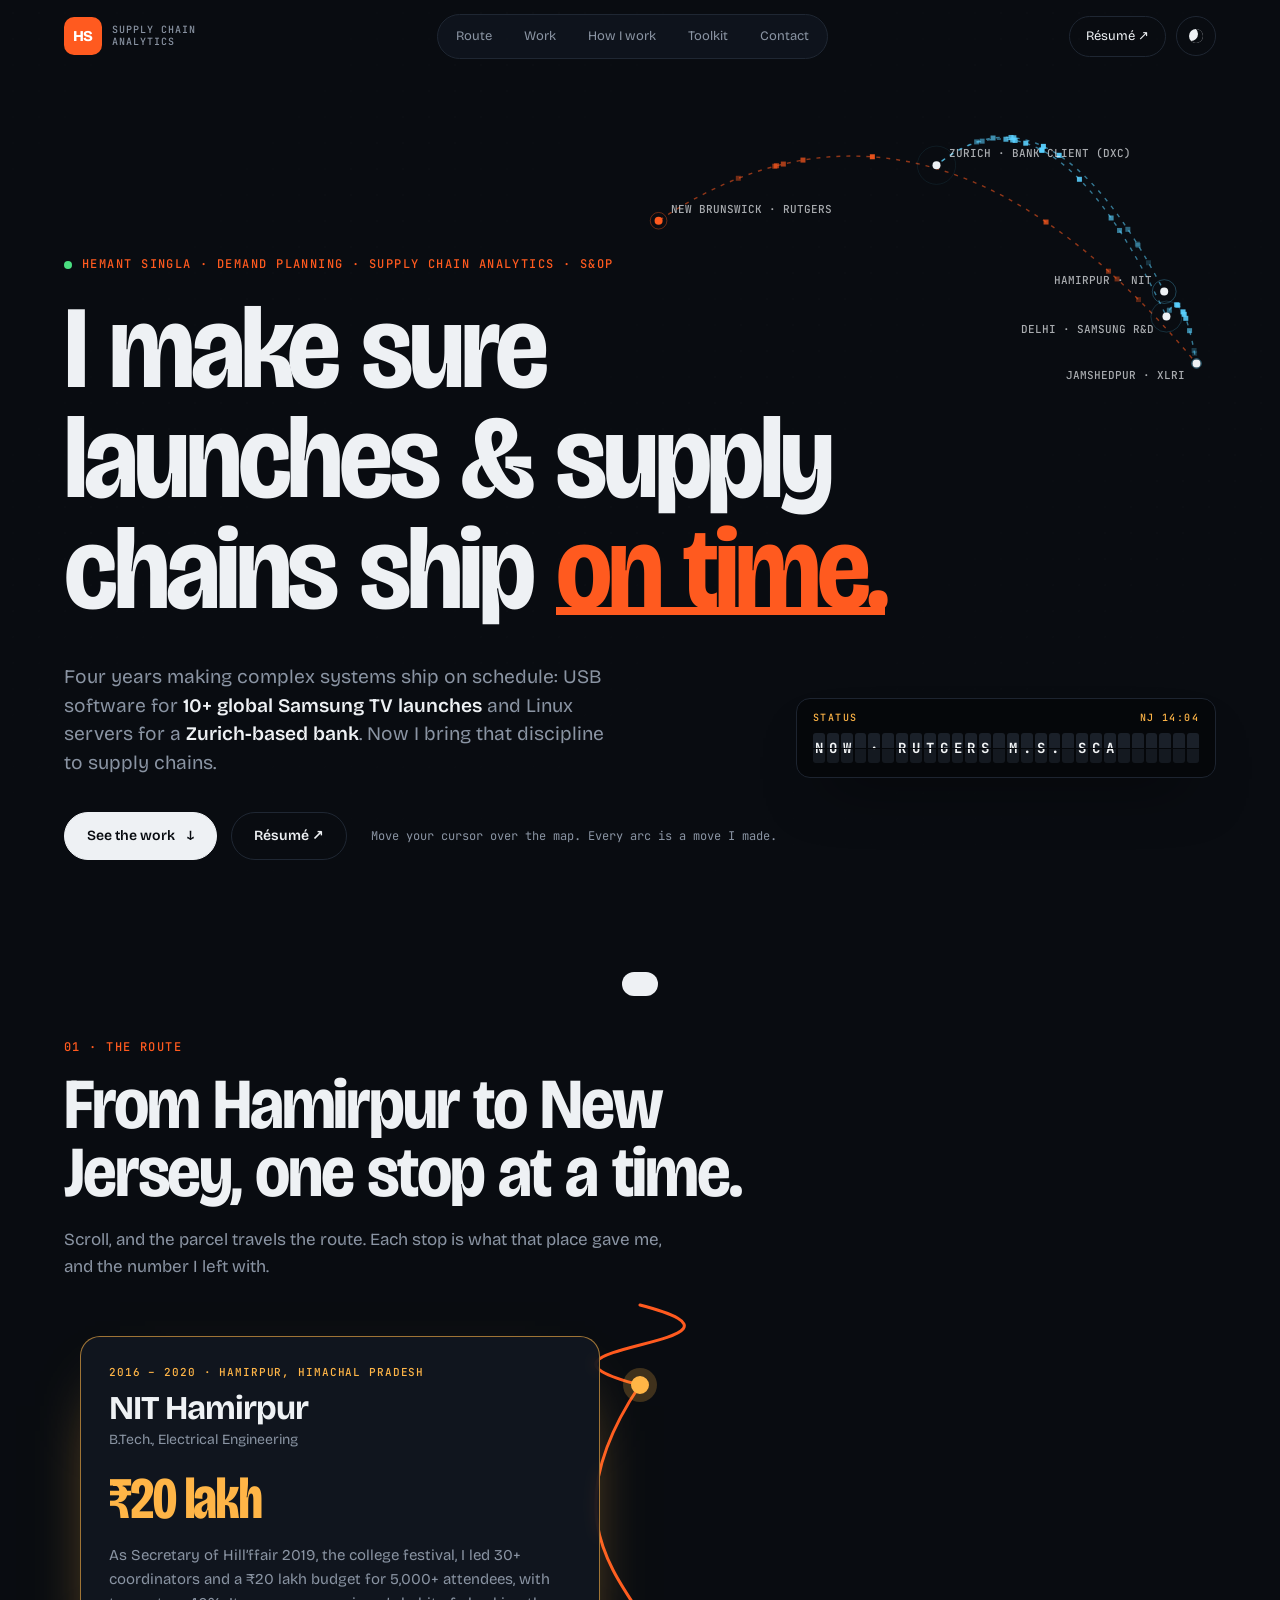
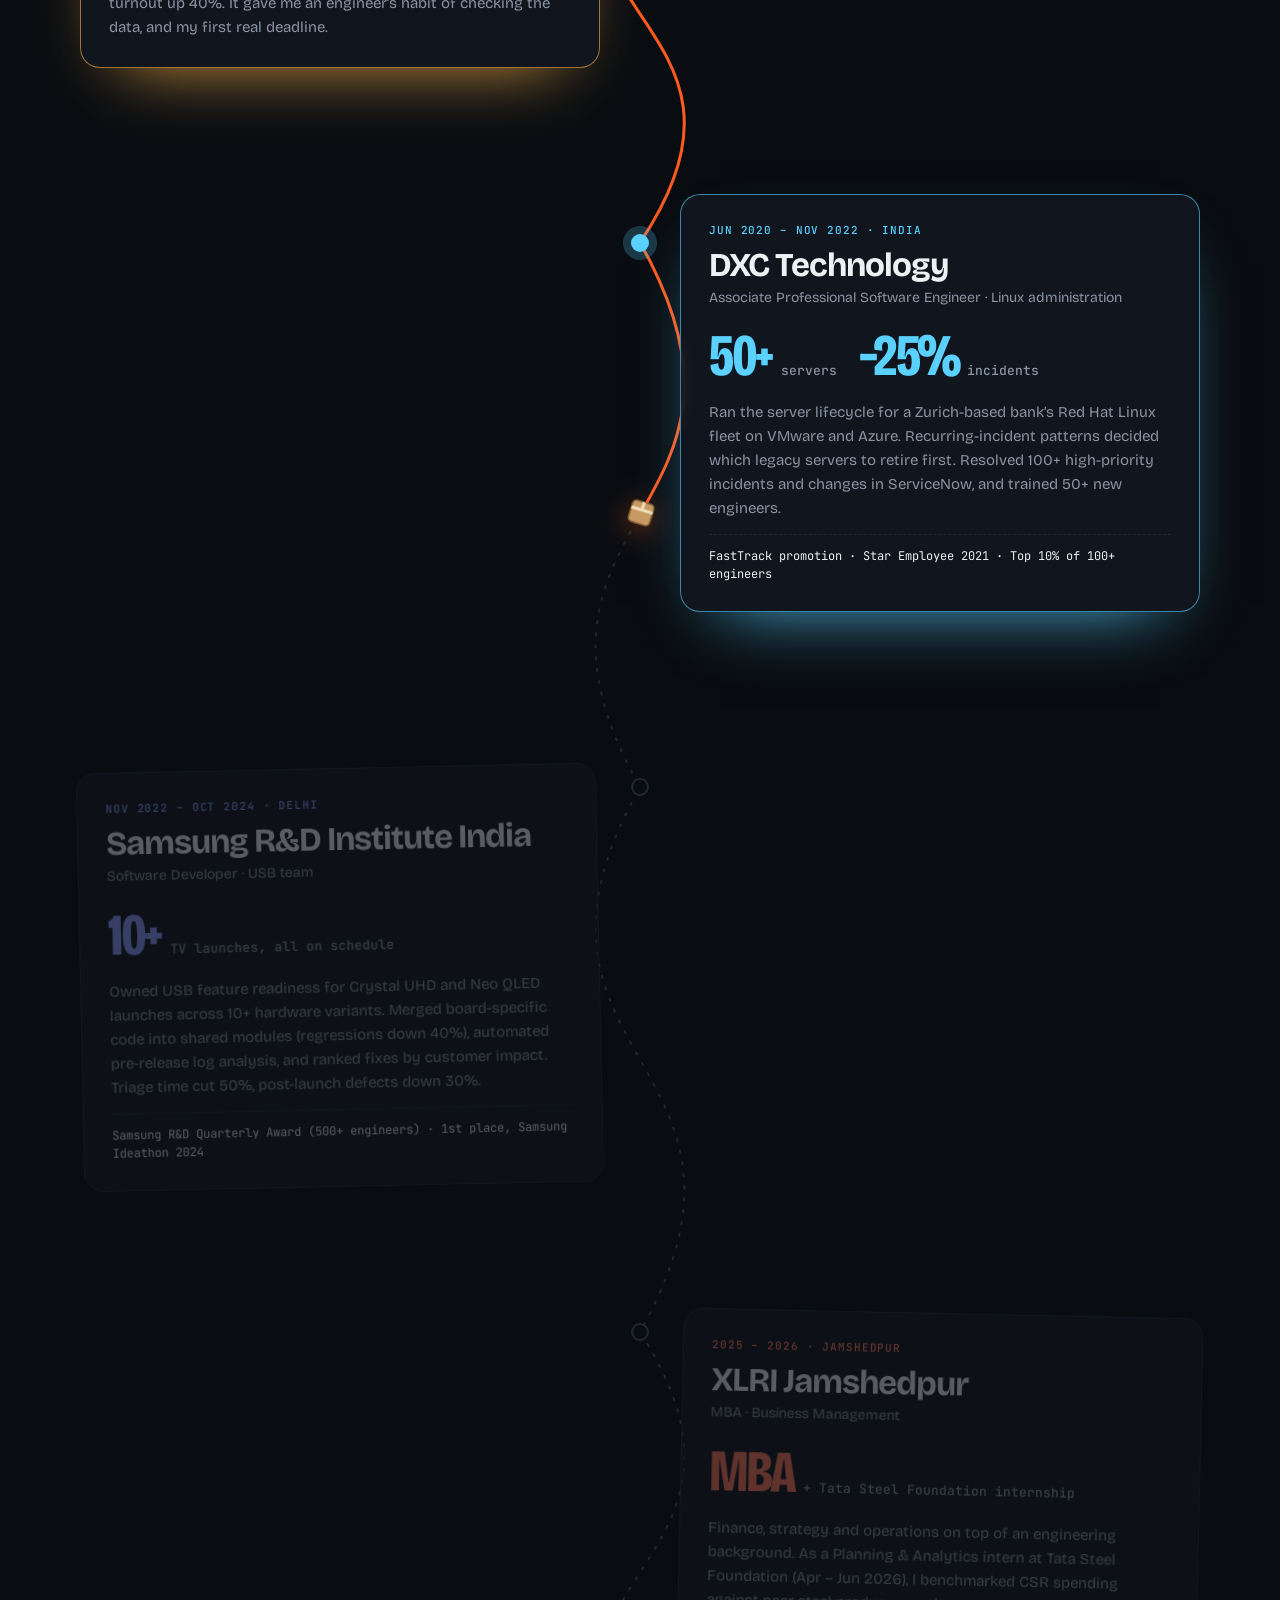
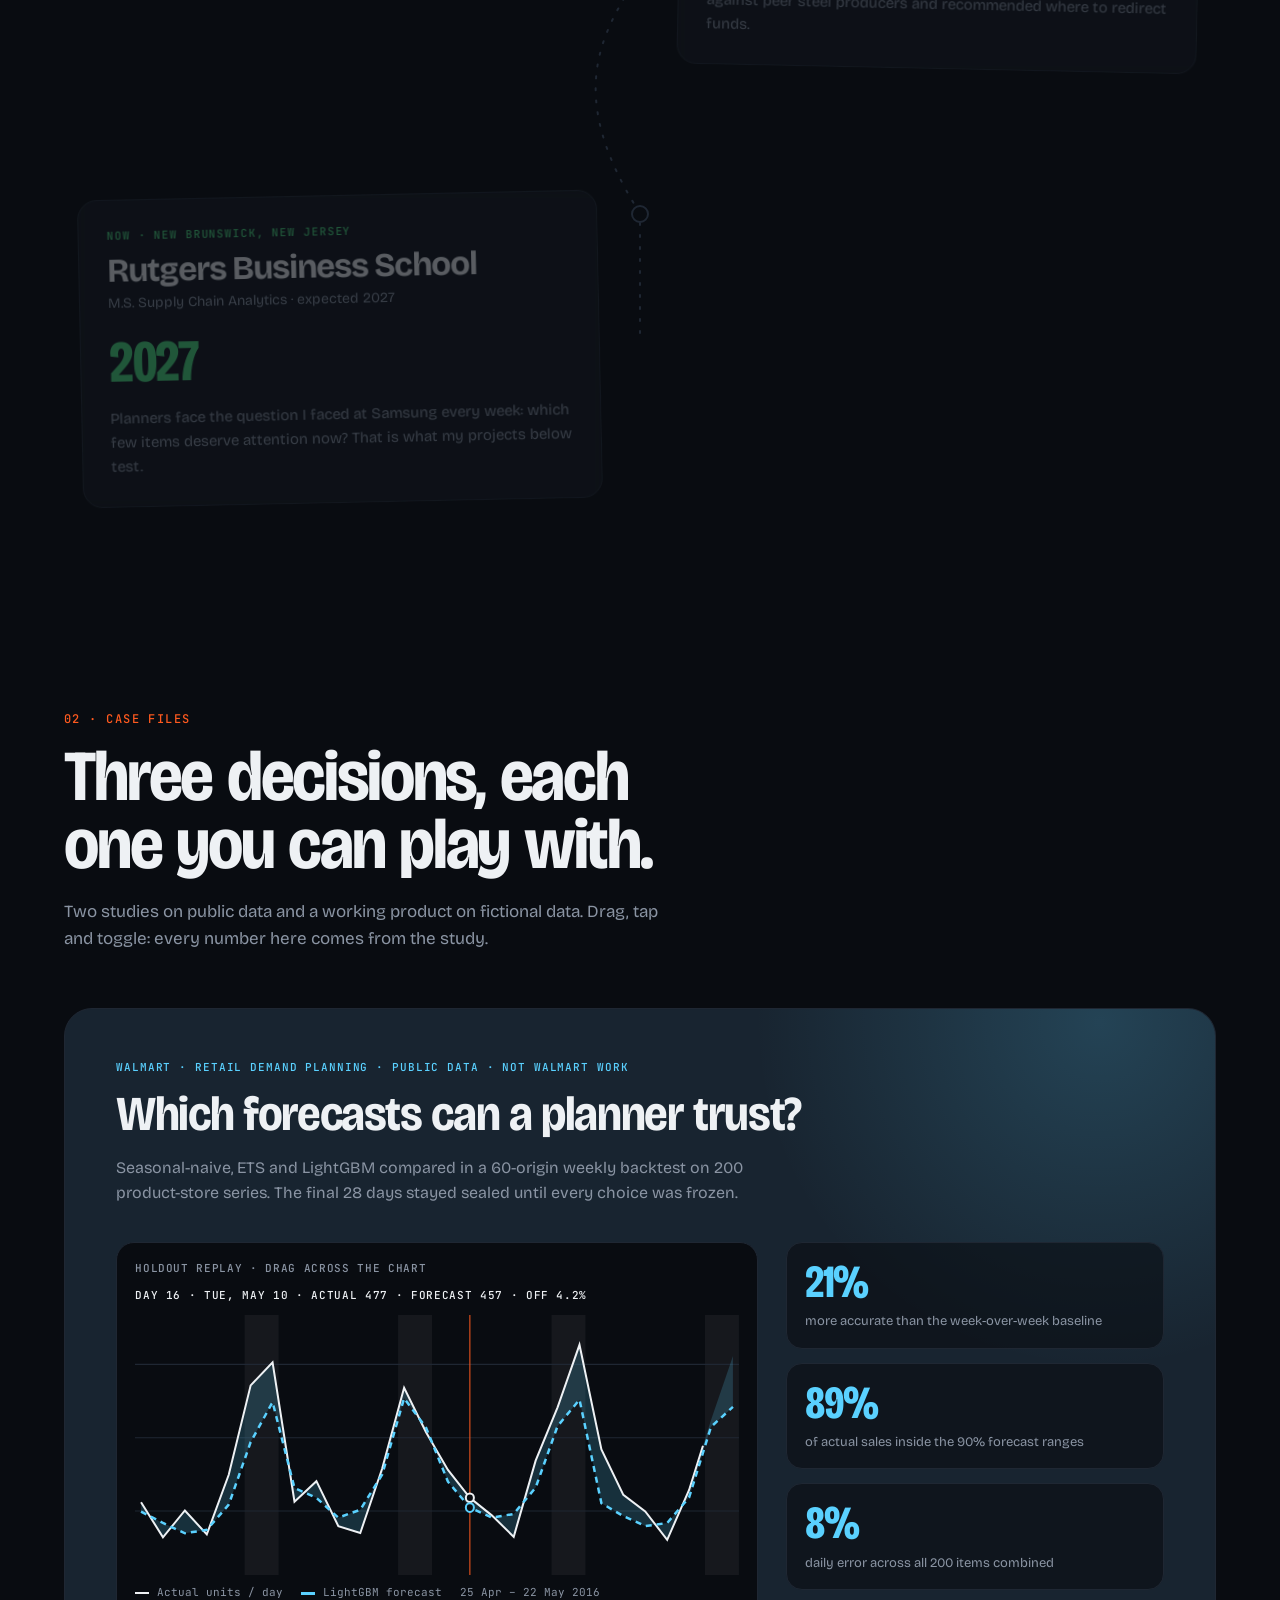
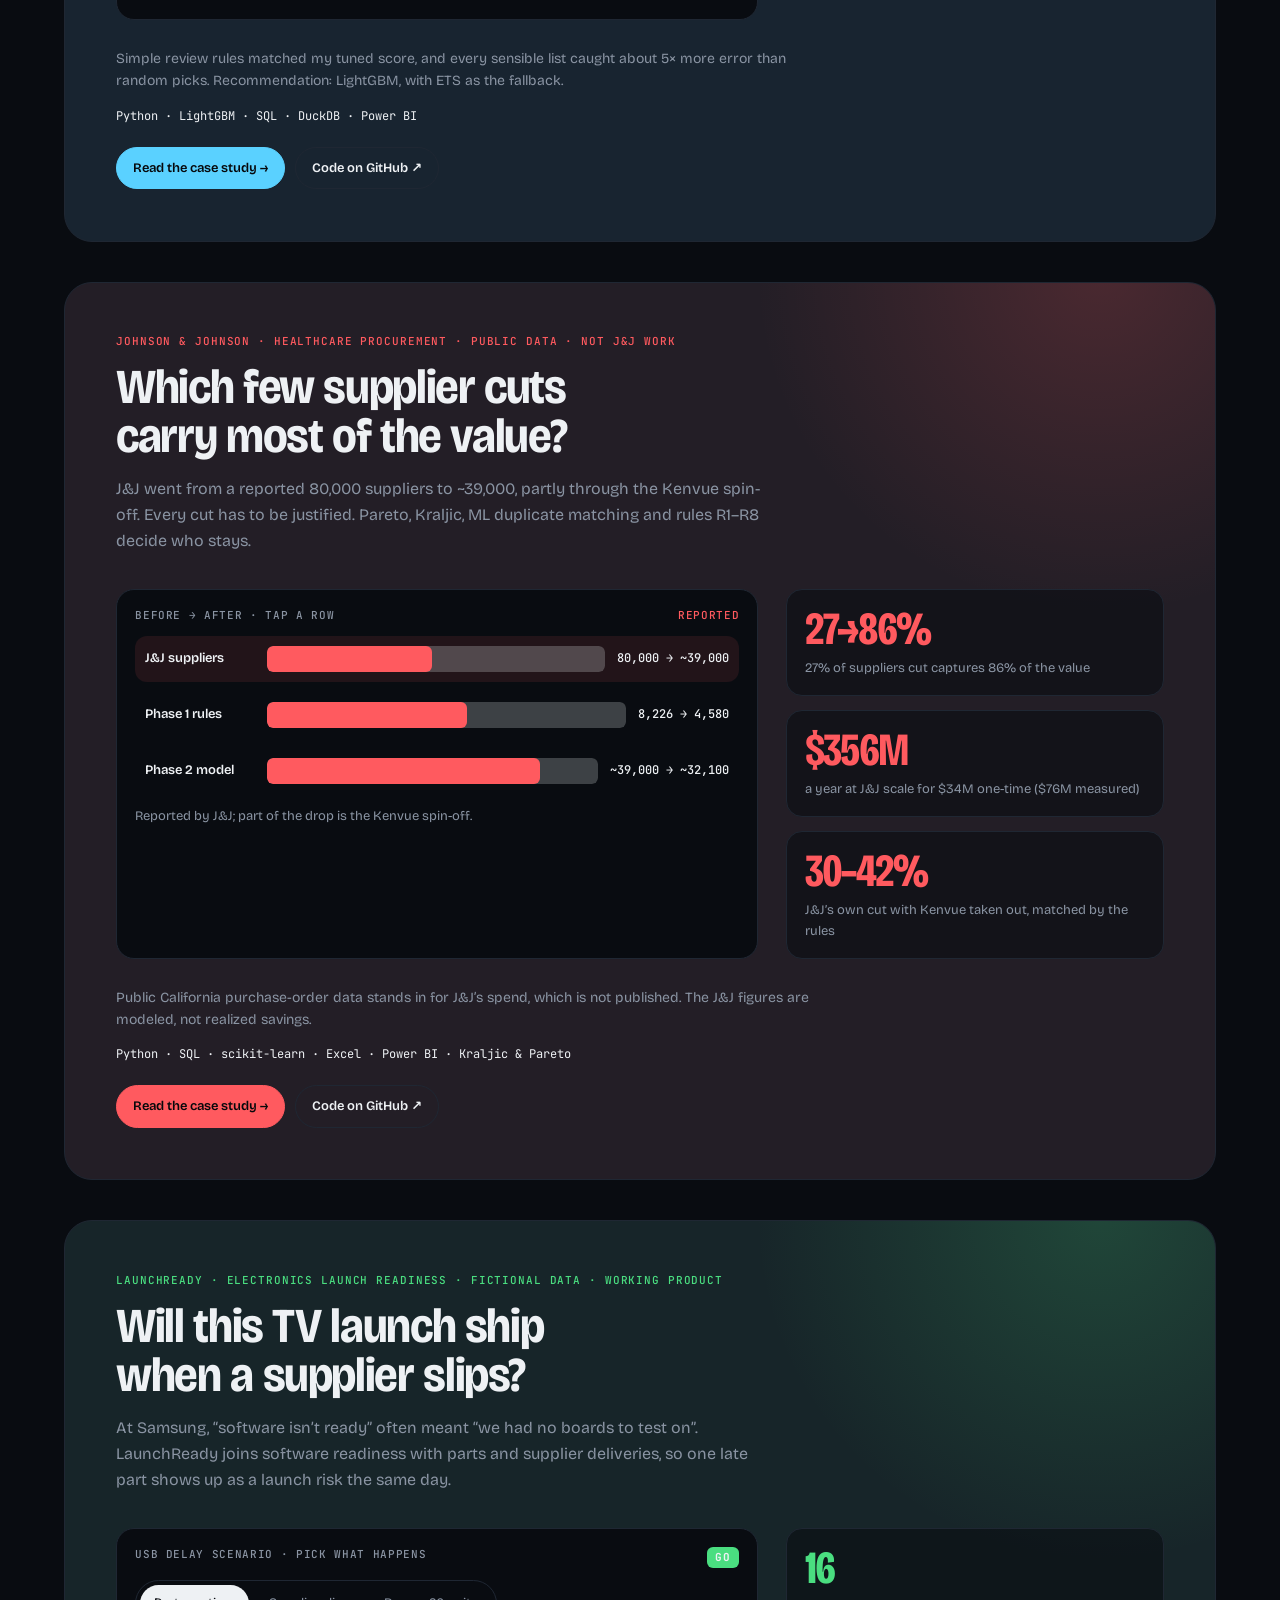
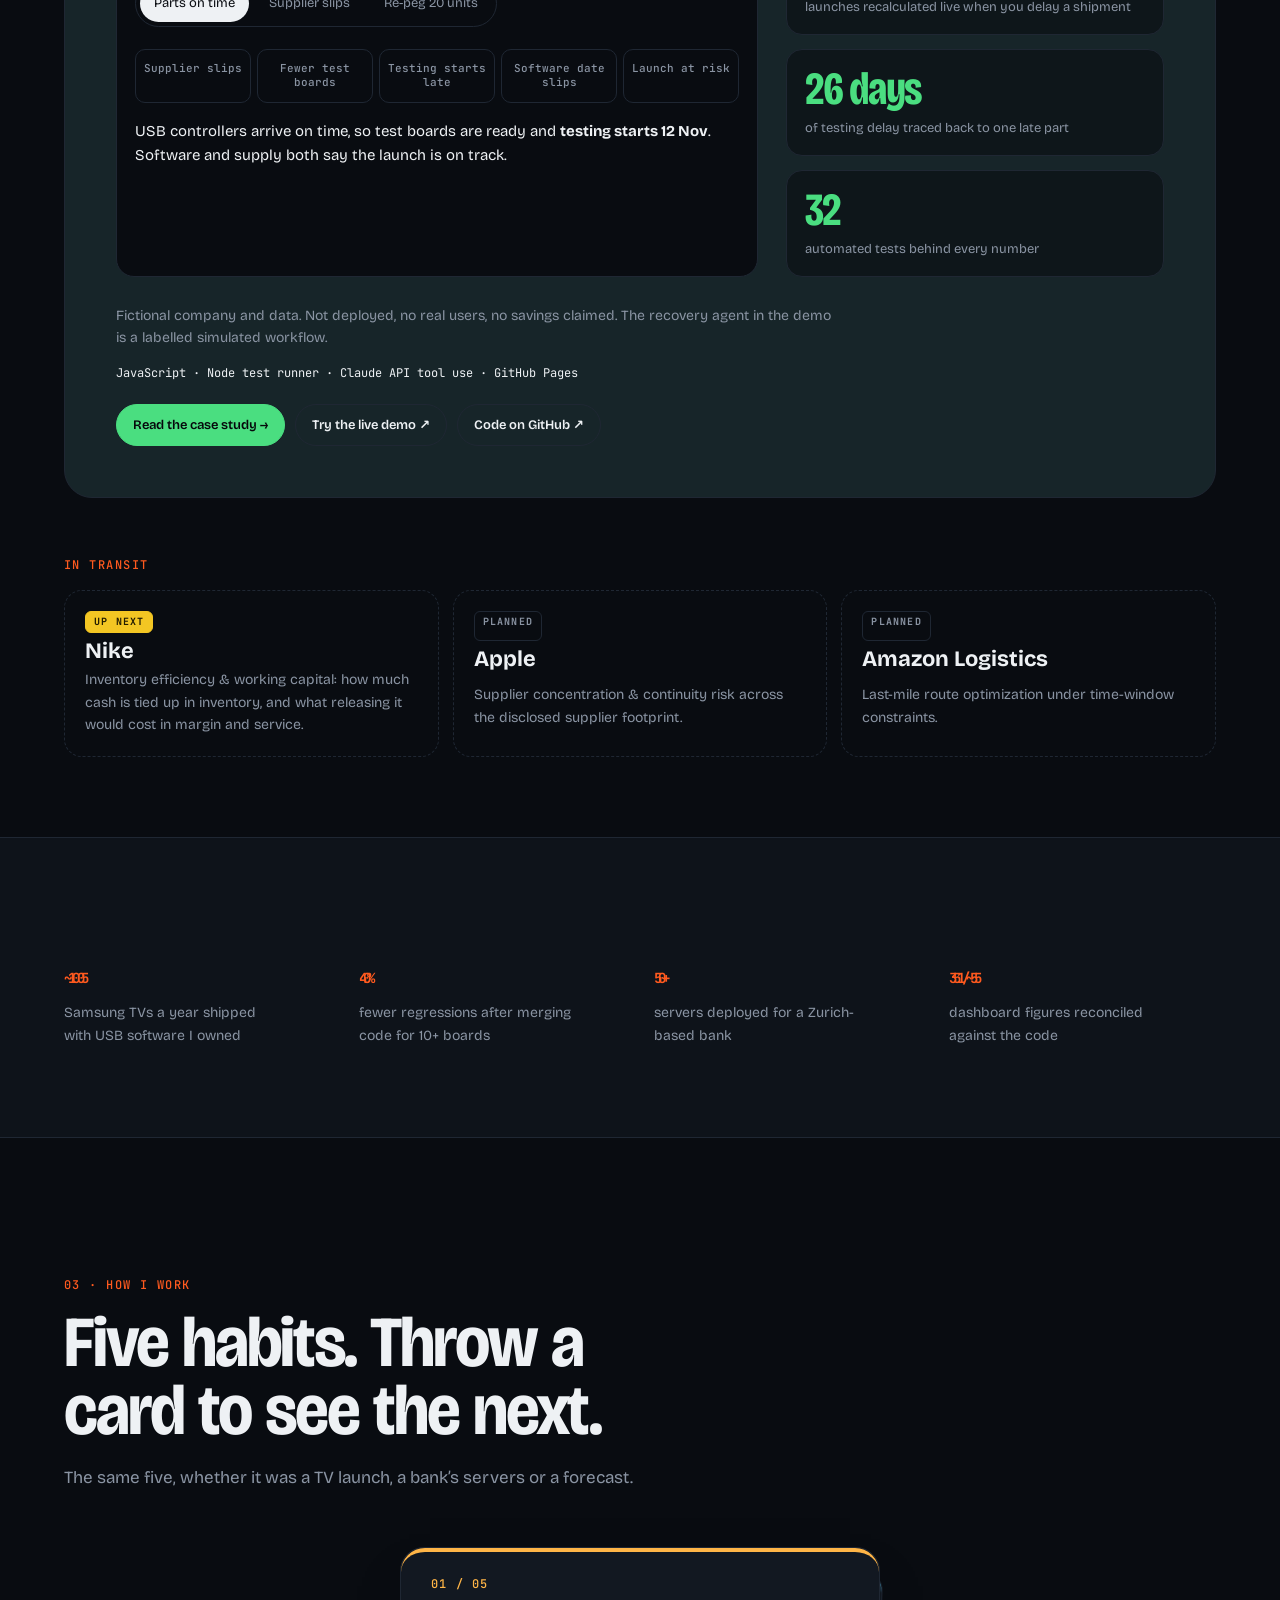
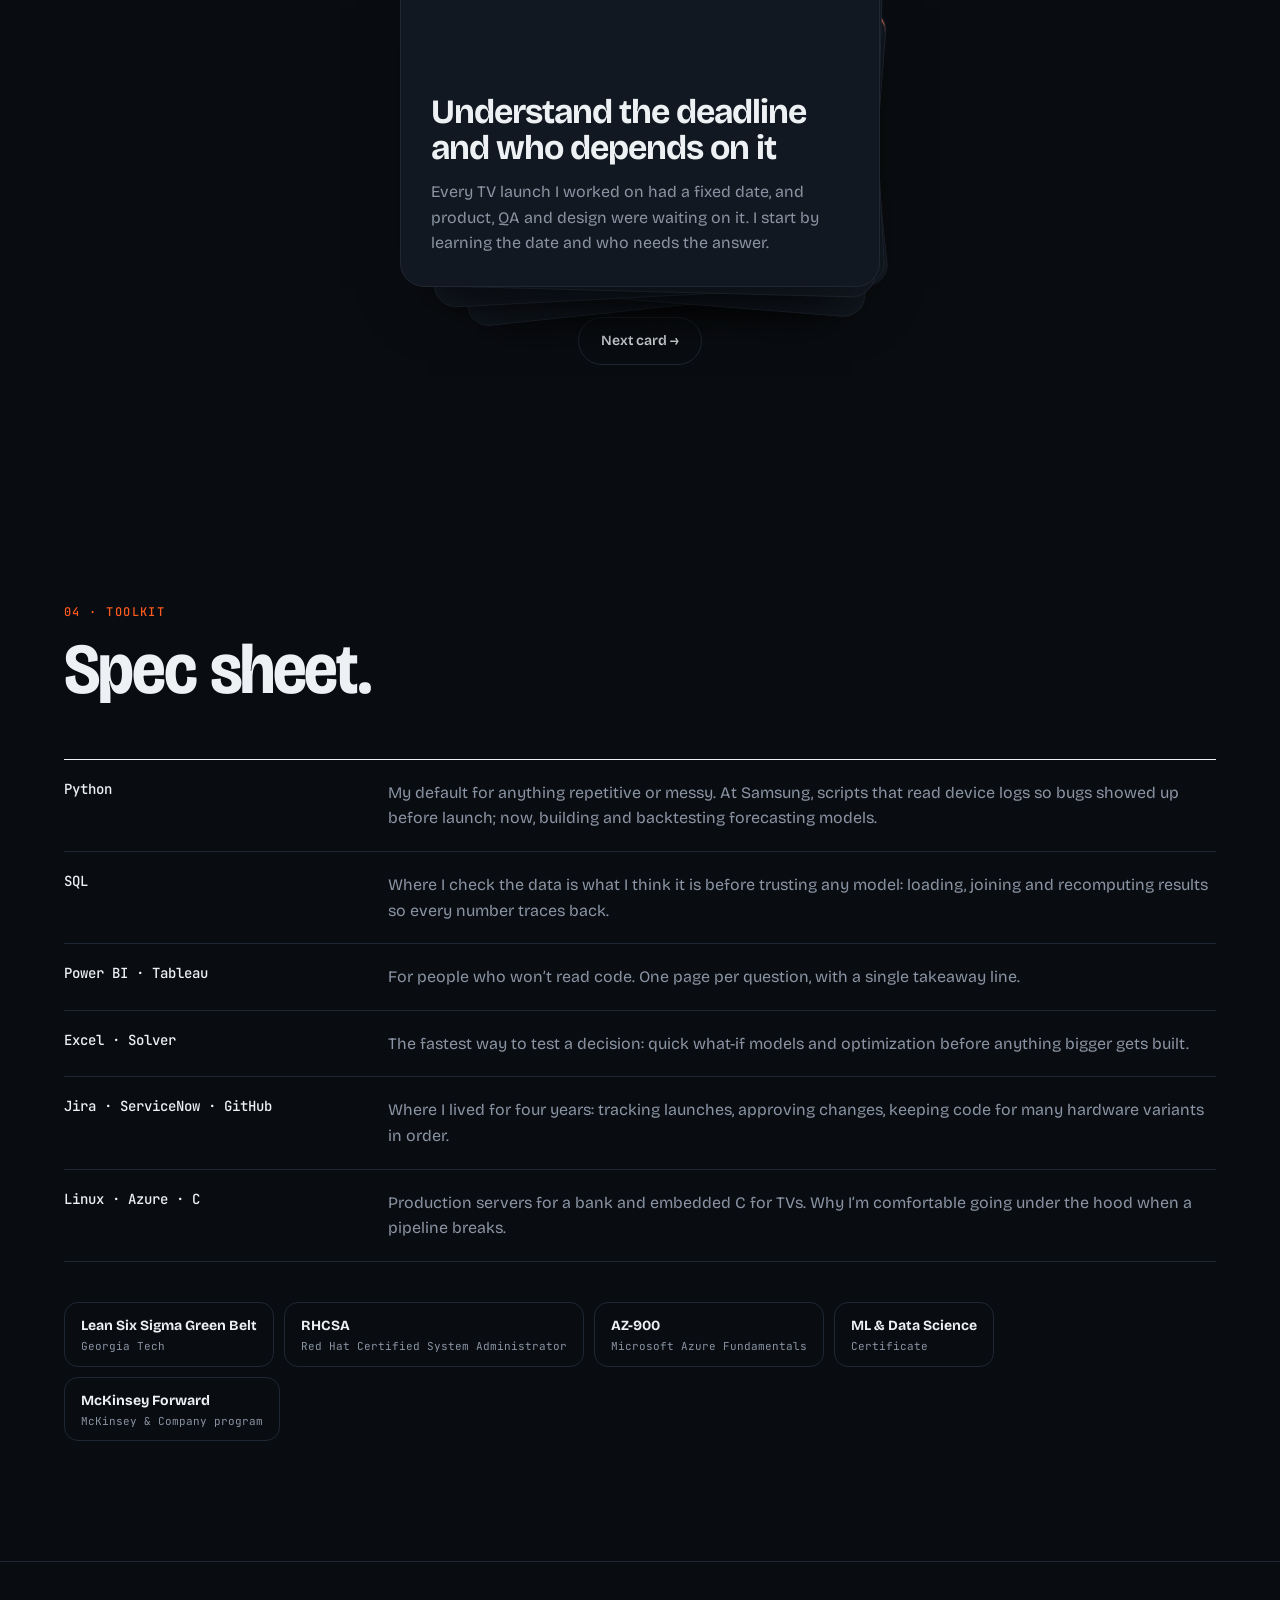
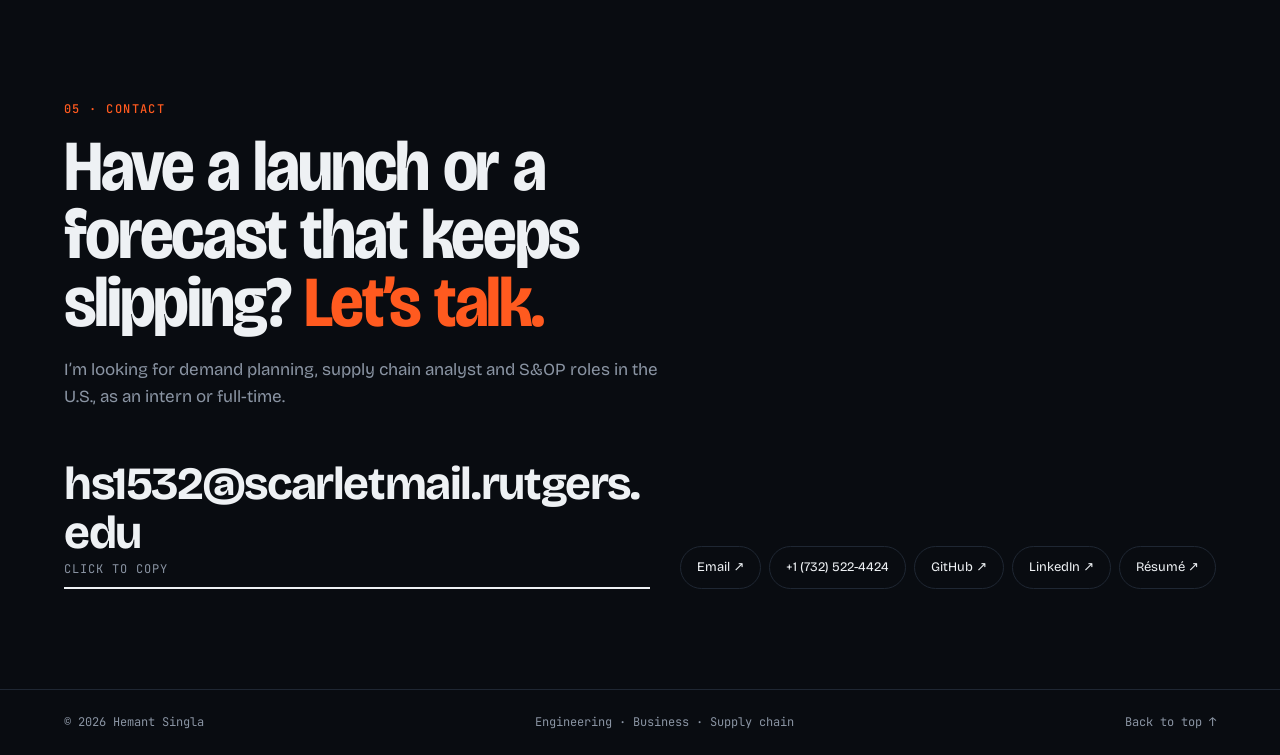
<file: index.html>
<!doctype html>
<html lang="en">
<head>
<meta charset="utf-8">
<meta name="viewport" content="width=device-width,initial-scale=1">
<title>Hemant Singla | Supply Chain Analytics</title>
<meta name="description" content="Hemant Singla: electrical engineer, former Samsung R&amp;D and DXC engineer, XLRI MBA, now in supply chain analytics at Rutgers. Demand forecasting, supplier rationalization and launch-readiness case studies.">
<meta property="og:title" content="Hemant Singla | Supply Chain Analytics">
<meta property="og:description" content="Supply chain analytics portfolio: demand forecasting, supplier rationalization and launch readiness, on public and fictional data.">
<meta property="og:type" content="website">
<meta property="og:image" content="https://hemant-singla.github.io/assets/hemant-singla.jpg">
<meta name="theme-color" content="#0a0d12">
<link rel="icon" href="assets/hemant-singla.jpg" type="image/jpeg">
<link rel="preconnect" href="https://fonts.googleapis.com"><link rel="preconnect" href="https://fonts.gstatic.com" crossorigin>
<link rel="stylesheet" href="https://fonts.googleapis.com/css2?family=Bricolage+Grotesque:opsz,wdth,wght@12..96,75..100,300..800&family=JetBrains+Mono:wght@400;500;700&display=swap">
<script>(function(){var d=document.documentElement;d.classList.add('js');try{var t=localStorage.getItem('theme');if(t==='dark'||t==='light')d.setAttribute('data-theme',t)}catch(e){}})();</script>
<link rel="stylesheet" href="assets/v2.css?v=1">
<script defer src="assets/v2.js?v=1"></script>
</head>
<body>
<a class="skip" href="#main">Skip to content</a>
<div class="progress" aria-hidden="true"><i></i></div>

<header class="top">
  <a class="mark" href="#top" aria-label="Hemant Singla, back to top"><span>HS</span><small>Supply chain<br>analytics</small></a>
  <nav class="links" aria-label="Main">
    <a href="#route">Route</a><a href="#work">Work</a><a href="#habits">How I work</a><a href="#kit">Toolkit</a><a href="#contact">Contact</a>
  </nav>
  <div class="top-act">
    <a class="pill" href="assets/Hemant_Singla_Resume.pdf" target="_blank" rel="noopener">Résumé ↗</a>
    <button class="theme" type="button" aria-label="Switch theme"><span class="sun"></span></button>
  </div>
</header>

<main id="main">

<!-- HERO: a live network of the places the work has moved through -->
<section class="hero" id="top" aria-labelledby="hero-title">
  <canvas class="net" aria-hidden="true"></canvas>
  <div class="hero-in">
    <p class="kicker"><span class="dot"></span>Hemant Singla · Demand planning · Supply chain analytics · S&amp;OP</p>
    <h1 id="hero-title" class="headline">
      <span class="ln">I make sure</span>
      <span class="ln">launches &amp; supply</span>
      <span class="ln">chains ship <em class="ontime">on&nbsp;time.</em></span>
    </h1>
    <div class="hero-row">
      <p class="lead">Four years making complex systems ship on schedule: USB software for <b>10+ global Samsung TV launches</b> and Linux servers for a <b>Zurich-based bank</b>. Now I bring that discipline to supply chains.</p>
      <div class="board" role="img" aria-label="Status board: Now at Rutgers, M.S. Supply Chain Analytics. Open to U.S. internships and full-time roles. Graduating 2027. Based in New Brunswick, NJ.">
        <div class="board-h"><span>STATUS</span><span class="board-clock">--:--</span></div>
        <div class="flap" data-rows='["NOW · RUTGERS M.S. SCA","OPEN · US INTERN + FULL-TIME","GRAD · 2027","BASE · NEW BRUNSWICK NJ"]'></div>
      </div>
    </div>
    <div class="hero-cta">
      <a class="btn" href="#work">See the work <span aria-hidden="true">↓</span></a>
      <a class="btn ghost" href="assets/Hemant_Singla_Resume.pdf" target="_blank" rel="noopener">Résumé ↗</a>
      <span class="hint">Move your cursor over the map. Every arc is a move I made.</span>
    </div>
  </div>
  <div class="hero-foot" aria-hidden="true"><span>Scroll to follow the route</span><i></i></div>
</section>

<!-- ROUTE: a scroll-driven journey -->
<section class="route" id="route" aria-labelledby="route-title">
  <div class="sec-head">
    <p class="eyebrow">01 · The route</p>
    <h2 id="route-title">From Hamirpur to New Jersey, one stop at a time.</h2>
    <p class="sec-lede">Scroll, and the parcel travels the route. Each stop is what that place gave me, and the number I left with.</p>
  </div>
  <div class="route-map">
    <svg class="route-svg" aria-hidden="true"><path class="route-base"/><path class="route-done"/><g class="route-pkg"><rect x="-11" y="-11" width="22" height="22" rx="4"/><path d="M-11 -3h22M0 -11v8"/></g></svg>
    <ol class="stops">
      <li class="stop" style="--c:#ffb547">
        <div class="stop-pin"></div>
        <div class="stop-card">
          <p class="stop-when">2016 – 2020 · Hamirpur, Himachal Pradesh</p>
          <h3>NIT Hamirpur</h3>
          <p class="stop-role">B.Tech., Electrical Engineering</p>
          <p class="stop-num">₹20 lakh</p>
          <p>As Secretary of Hill’ffair 2019, the college festival, I led 30+ coordinators and a ₹20 lakh budget for 5,000+ attendees, with turnout up 40%. It gave me an engineer’s habit of checking the data, and my first real deadline.</p>
        </div>
      </li>
      <li class="stop" style="--c:#5ad1ff">
        <div class="stop-pin"></div>
        <div class="stop-card">
          <p class="stop-when">Jun 2020 – Nov 2022 · India</p>
          <h3>DXC Technology</h3>
          <p class="stop-role">Associate Professional Software Engineer · Linux administration</p>
          <p class="stop-num">50+ <small>servers</small> <span>−25% <small>incidents</small></span></p>
          <p>Ran the server lifecycle for a Zurich-based bank’s Red Hat Linux fleet on VMware and Azure. Recurring-incident patterns decided which legacy servers to retire first. Resolved 100+ high-priority incidents and changes in ServiceNow, and trained 50+ new engineers.</p>
          <p class="stop-tags">FastTrack promotion · Star Employee 2021 · Top 10% of 100+ engineers</p>
        </div>
      </li>
      <li class="stop" style="--c:#8b9cff">
        <div class="stop-pin"></div>
        <div class="stop-card">
          <p class="stop-when">Nov 2022 – Oct 2024 · Delhi</p>
          <h3>Samsung R&amp;D Institute India</h3>
          <p class="stop-role">Software Developer · USB team</p>
          <p class="stop-num">10+ <small>TV launches, all on schedule</small></p>
          <p>Owned USB feature readiness for Crystal UHD and Neo QLED launches across 10+ hardware variants. Merged board-specific code into shared modules (regressions down 40%), automated pre-release log analysis, and ranked fixes by customer impact. Triage time cut 50%, post-launch defects down 30%.</p>
          <p class="stop-tags">Samsung R&amp;D Quarterly Award (500+ engineers) · 1st place, Samsung Ideathon 2024</p>
        </div>
      </li>
      <li class="stop" style="--c:#ff7a59">
        <div class="stop-pin"></div>
        <div class="stop-card">
          <p class="stop-when">2025 – 2026 · Jamshedpur</p>
          <h3>XLRI Jamshedpur</h3>
          <p class="stop-role">MBA · Business Management</p>
          <p class="stop-num">MBA <small>+ Tata Steel Foundation internship</small></p>
          <p>Finance, strategy and operations on top of an engineering background. As a Planning &amp; Analytics intern at Tata Steel Foundation (Apr – Jun 2026), I benchmarked CSR spending against peer steel producers and recommended where to redirect funds.</p>
        </div>
      </li>
      <li class="stop now" style="--c:#4ade80">
        <div class="stop-pin"></div>
        <div class="stop-card">
          <p class="stop-when">Now · New Brunswick, New Jersey</p>
          <h3>Rutgers Business School</h3>
          <p class="stop-role">M.S. Supply Chain Analytics · expected 2027</p>
          <p class="stop-num">2027</p>
          <p>Planners face the question I faced at Samsung every week: which few items deserve attention now? That is what my projects below test.</p>
        </div>
      </li>
    </ol>
  </div>
</section>

<!-- WORK: case files that take over the page palette -->
<section class="work" id="work" aria-labelledby="work-title">
  <div class="sec-head">
    <p class="eyebrow">02 · Case files</p>
    <h2 id="work-title">Three decisions, each one you can play with.</h2>
    <p class="sec-lede">Two studies on public data and a working product on fictional data. Drag, tap and toggle: every number here comes from the study.</p>
  </div>

  <article class="case" id="proj-walmart" data-theme-c="#5ad1ff" aria-labelledby="c1">
    <header class="case-h">
      <p class="case-tag">Walmart · Retail demand planning · Public data · not Walmart work</p>
      <h3 id="c1">Which forecasts can a planner trust?</h3>
      <p>Seasonal-naive, ETS and LightGBM compared in a 60-origin weekly backtest on 200 product-store series. The final 28 days stayed sealed until every choice was frozen.</p>
    </header>
    <div class="case-play">
      <div class="toy chart-toy" tabindex="0" role="slider" aria-label="Holdout day" aria-valuemin="1" aria-valuemax="28" aria-valuenow="28">
        <div class="toy-h"><span>Holdout replay · drag across the chart</span><span class="ct-read"></span></div>
        <svg class="ct-svg" viewBox="0 0 600 240" preserveAspectRatio="none" aria-hidden="true"></svg>
        <div class="toy-f"><span class="lg a">Actual units / day</span><span class="lg f">LightGBM forecast</span><span>25 Apr – 22 May 2016</span></div>
      </div>
      <ul class="nums">
        <li><b data-n="21" data-s="%">21%</b><span>more accurate than the week-over-week baseline</span></li>
        <li><b data-n="89" data-s="%">89%</b><span>of actual sales inside the 90% forecast ranges</span></li>
        <li><b data-n="8" data-s="%">8%</b><span>daily error across all 200 items combined</span></li>
      </ul>
    </div>
    <p class="case-out">Simple review rules matched my tuned score, and every sensible list caught about 5× more error than random picks. Recommendation: LightGBM, with ETS as the fallback.</p>
    <p class="case-tools">Python · LightGBM · SQL · DuckDB · Power BI</p>
    <div class="case-links"><a href="projects/walmart.html">Read the case study →</a><a href="https://github.com/hemant-singla/walmart-demand-planning" target="_blank" rel="noopener">Code on GitHub ↗</a></div>
  </article>

  <article class="case" id="proj-jnj" data-theme-c="#ff5a5f" aria-labelledby="c2">
    <header class="case-h">
      <p class="case-tag">Johnson &amp; Johnson · Healthcare procurement · Public data · not J&amp;J work</p>
      <h3 id="c2">Which few supplier cuts carry most of the value?</h3>
      <p>J&amp;J went from a reported 80,000 suppliers to ~39,000, partly through the Kenvue spin-off. Every cut has to be justified. Pareto, Kraljic, ML duplicate matching and rules R1–R8 decide who stays.</p>
    </header>
    <div class="case-play">
      <div class="toy bars-toy">
        <div class="toy-h"><span>Before → after · tap a row</span><span class="bt-kind"></span></div>
        <ul class="bt">
          <li data-b="80000" data-a="39000" data-kind="reported" data-note="Reported by J&amp;J; part of the drop is the Kenvue spin-off."><span class="bt-l">J&amp;J suppliers</span><span class="bt-bar"><i class="b"></i><i class="a"></i></span><span class="bt-v">80,000 → ~39,000</span></li>
          <li data-b="8226" data-a="4580" data-kind="real data" data-note="Phase 1 rules on one year of suppliers, base tier, California data."><span class="bt-l">Phase 1 rules</span><span class="bt-bar"><i class="b"></i><i class="a"></i></span><span class="bt-v">8,226 → 4,580</span></li>
          <li data-b="39000" data-a="32100" data-kind="modeled" data-note="Phase 2 category model at 90% coverage, with supply-risk floors."><span class="bt-l">Phase 2 model</span><span class="bt-bar"><i class="b"></i><i class="a"></i></span><span class="bt-v">~39,000 → ~32,100</span></li>
        </ul>
        <p class="bt-note"></p>
      </div>
      <ul class="nums">
        <li><b>27→86%</b><span>27% of suppliers cut captures 86% of the value</span></li>
        <li><b>$356M</b><span>a year at J&amp;J scale for $34M one-time ($76M measured)</span></li>
        <li><b>30–42%</b><span>J&amp;J’s own cut with Kenvue taken out, matched by the rules</span></li>
      </ul>
    </div>
    <p class="case-out">Public California purchase-order data stands in for J&amp;J’s spend, which is not published. The J&amp;J figures are modeled, not realized savings.</p>
    <p class="case-tools">Python · SQL · scikit-learn · Excel · Power BI · Kraljic &amp; Pareto</p>
    <div class="case-links"><a href="projects/jnj-supplier-rationalization.html">Read the case study →</a><a href="https://github.com/hemant-singla/jnj-supplier-rationalization" target="_blank" rel="noopener">Code on GitHub ↗</a></div>
  </article>

  <article class="case" id="proj-launchready" data-theme-c="#4ade80" aria-labelledby="c3">
    <header class="case-h">
      <p class="case-tag">LaunchReady · Electronics launch readiness · Fictional data · working product</p>
      <h3 id="c3">Will this TV launch ship when a supplier slips?</h3>
      <p>At Samsung, “software isn’t ready” often meant “we had no boards to test on”. LaunchReady joins software readiness with parts and supplier deliveries, so one late part shows up as a launch risk the same day.</p>
    </header>
    <div class="case-play">
      <div class="toy lr-toy">
        <div class="toy-h"><span>USB delay scenario · pick what happens</span><span class="lr-verdict" aria-live="polite"></span></div>
        <div class="lr-tabs" role="tablist" aria-label="Scenario">
          <button role="tab" aria-selected="true" data-s="0">Parts on time</button>
          <button role="tab" aria-selected="false" data-s="1">Supplier slips</button>
          <button role="tab" aria-selected="false" data-s="2">Re-peg 20 units</button>
        </div>
        <div class="lr-chain">
          <span>Supplier slips</span><span>Fewer test boards</span><span>Testing starts late</span><span>Software date slips</span><span>Launch at risk</span>
        </div>
        <p class="lr-text" aria-live="polite"></p>
      </div>
      <ul class="nums">
        <li><b>16</b><span>launches recalculated live when you delay a shipment</span></li>
        <li><b>26 days</b><span>of testing delay traced back to one late part</span></li>
        <li><b>32</b><span>automated tests behind every number</span></li>
      </ul>
    </div>
    <p class="case-out">Fictional company and data. Not deployed, no real users, no savings claimed. The recovery agent in the demo is a labelled simulated workflow.</p>
    <p class="case-tools">JavaScript · Node test runner · Claude API tool use · GitHub Pages</p>
    <div class="case-links"><a href="projects/launchready.html">Read the case study →</a><a href="https://hemant-singla.github.io/launchready/" target="_blank" rel="noopener">Try the live demo ↗</a><a href="https://github.com/hemant-singla/launchready" target="_blank" rel="noopener">Code on GitHub ↗</a></div>
  </article>

  <div class="transit">
    <p class="eyebrow">In transit</p>
    <ul>
      <li><span class="tr-s up">Up next</span><b>Nike</b><span>Inventory efficiency &amp; working capital: how much cash is tied up in inventory, and what releasing it would cost in margin and service.</span></li>
      <li><span class="tr-s">Planned</span><b>Apple</b><span>Supplier concentration &amp; continuity risk across the disclosed supplier footprint.</span></li>
      <li><span class="tr-s">Planned</span><b>Amazon Logistics</b><span>Last-mile route optimization under time-window constraints.</span></li>
    </ul>
  </div>
</section>

<!-- NUMBERS: split-flap board -->
<section class="tally" aria-label="Highlights">
  <ul>
    <li><b class="flapnum" data-v="~100K">~100K</b><span>Samsung TVs a year shipped with USB software I owned</span></li>
    <li><b class="flapnum" data-v="40%">40%</b><span>fewer regressions after merging code for 10+ boards</span></li>
    <li><b class="flapnum" data-v="50+">50+</b><span>servers deployed for a Zurich-based bank</span></li>
    <li><b class="flapnum" data-v="351/351">351/351</b><span>dashboard figures reconciled against the code</span></li>
  </ul>
</section>

<!-- HABITS: a deck of cards you throw -->
<section class="habits" id="habits" aria-labelledby="habits-title">
  <div class="sec-head">
    <p class="eyebrow">03 · How I work</p>
    <h2 id="habits-title">Five habits. Throw a card to see the next.</h2>
    <p class="sec-lede">The same five, whether it was a TV launch, a bank’s servers or a forecast.</p>
  </div>
  <div class="deck-wrap">
    <div class="deck" aria-live="polite">
      <article class="card" style="--c:#ffb547"><p class="card-n">01 / 05</p><h3>Understand the deadline and who depends on it</h3><p>Every TV launch I worked on had a fixed date, and product, QA and design were waiting on it. I start by learning the date and who needs the answer.</p></article>
      <article class="card" style="--c:#5ad1ff"><p class="card-n">02 / 05</p><h3>Find what’s actually blocking it</h3><p>Usually it’s a few things, not everything. At Samsung we ranked fixes by customer impact so the important ones went first.</p></article>
      <article class="card" style="--c:#8b9cff"><p class="card-n">03 / 05</p><h3>Fix it in the data, not by guessing</h3><p>At DXC, recurring-incident patterns decided which legacy servers to retire first, not opinions.</p></article>
      <article class="card" style="--c:#ff7a59"><p class="card-n">04 / 05</p><h3>Check the numbers twice</h3><p>In the Walmart study every result was recomputed in SQL, and every dashboard figure reconciled against the code: 351 of 351 checks.</p></article>
      <article class="card" style="--c:#4ade80"><p class="card-n">05 / 05</p><h3>Track it until it’s done</h3><p>Every release I owned shipped on schedule. I follow the work to the date, not just to the handoff.</p></article>
    </div>
    <button class="btn ghost deck-next" type="button">Next card →</button>
  </div>
</section>

<!-- TOOLKIT: a spec sheet -->
<section class="kit" id="kit" aria-labelledby="kit-title">
  <div class="sec-head">
    <p class="eyebrow">04 · Toolkit</p>
    <h2 id="kit-title">Spec sheet.</h2>
  </div>
  <dl class="spec">
    <div><dt>Python</dt><dd>My default for anything repetitive or messy. At Samsung, scripts that read device logs so bugs showed up before launch; now, building and backtesting forecasting models.</dd></div>
    <div><dt>SQL</dt><dd>Where I check the data is what I think it is before trusting any model: loading, joining and recomputing results so every number traces back.</dd></div>
    <div><dt>Power BI · Tableau</dt><dd>For people who won’t read code. One page per question, with a single takeaway line.</dd></div>
    <div><dt>Excel · Solver</dt><dd>The fastest way to test a decision: quick what-if models and optimization before anything bigger gets built.</dd></div>
    <div><dt>Jira · ServiceNow · GitHub</dt><dd>Where I lived for four years: tracking launches, approving changes, keeping code for many hardware variants in order.</dd></div>
    <div><dt>Linux · Azure · C</dt><dd>Production servers for a bank and embedded C for TVs. Why I’m comfortable going under the hood when a pipeline breaks.</dd></div>
  </dl>
  <ul class="certs">
    <li><b>Lean Six Sigma Green Belt</b><span>Georgia Tech</span></li>
    <li><b>RHCSA</b><span>Red Hat Certified System Administrator</span></li>
    <li><b>AZ-900</b><span>Microsoft Azure Fundamentals</span></li>
    <li><b>ML &amp; Data Science</b><span>Certificate</span></li>
    <li><b>McKinsey Forward</b><span>McKinsey &amp; Company program</span></li>
  </ul>
</section>

<!-- CONTACT -->
<section class="contact" id="contact" aria-labelledby="contact-title">
  <p class="eyebrow">05 · Contact</p>
  <h2 id="contact-title" class="big">Have a launch or a forecast that keeps slipping? <em>Let’s talk.</em></h2>
  <p class="sec-lede">I’m looking for demand planning, supply chain analyst and S&amp;OP roles in the U.S., as an intern or full-time.</p>
  <div class="c-row">
    <button class="c-email" type="button" data-email="hs1532@scarletmail.rutgers.edu"><span>hs1532@scarletmail.rutgers.edu</span><small>Click to copy</small></button>
    <div class="c-links">
      <a href="mailto:hs1532@scarletmail.rutgers.edu">Email ↗</a>
      <a href="tel:+17325224424">+1 (732) 522-4424</a>
      <a href="https://github.com/hemant-singla" target="_blank" rel="noopener noreferrer">GitHub ↗</a>
      <a href="https://www.linkedin.com/in/hemant-singla-3b4a85b9/" target="_blank" rel="noopener noreferrer">LinkedIn ↗</a>
      <a href="assets/Hemant_Singla_Resume.pdf" target="_blank" rel="noopener">Résumé ↗</a>
    </div>
  </div>
  <div class="toast" role="status" aria-live="polite"></div>
</section>
</main>

<footer class="foot"><span>© 2026 Hemant Singla</span><span>Engineering · Business · Supply chain</span><a href="#top">Back to top ↑</a></footer>
</body>
</html>
</file>
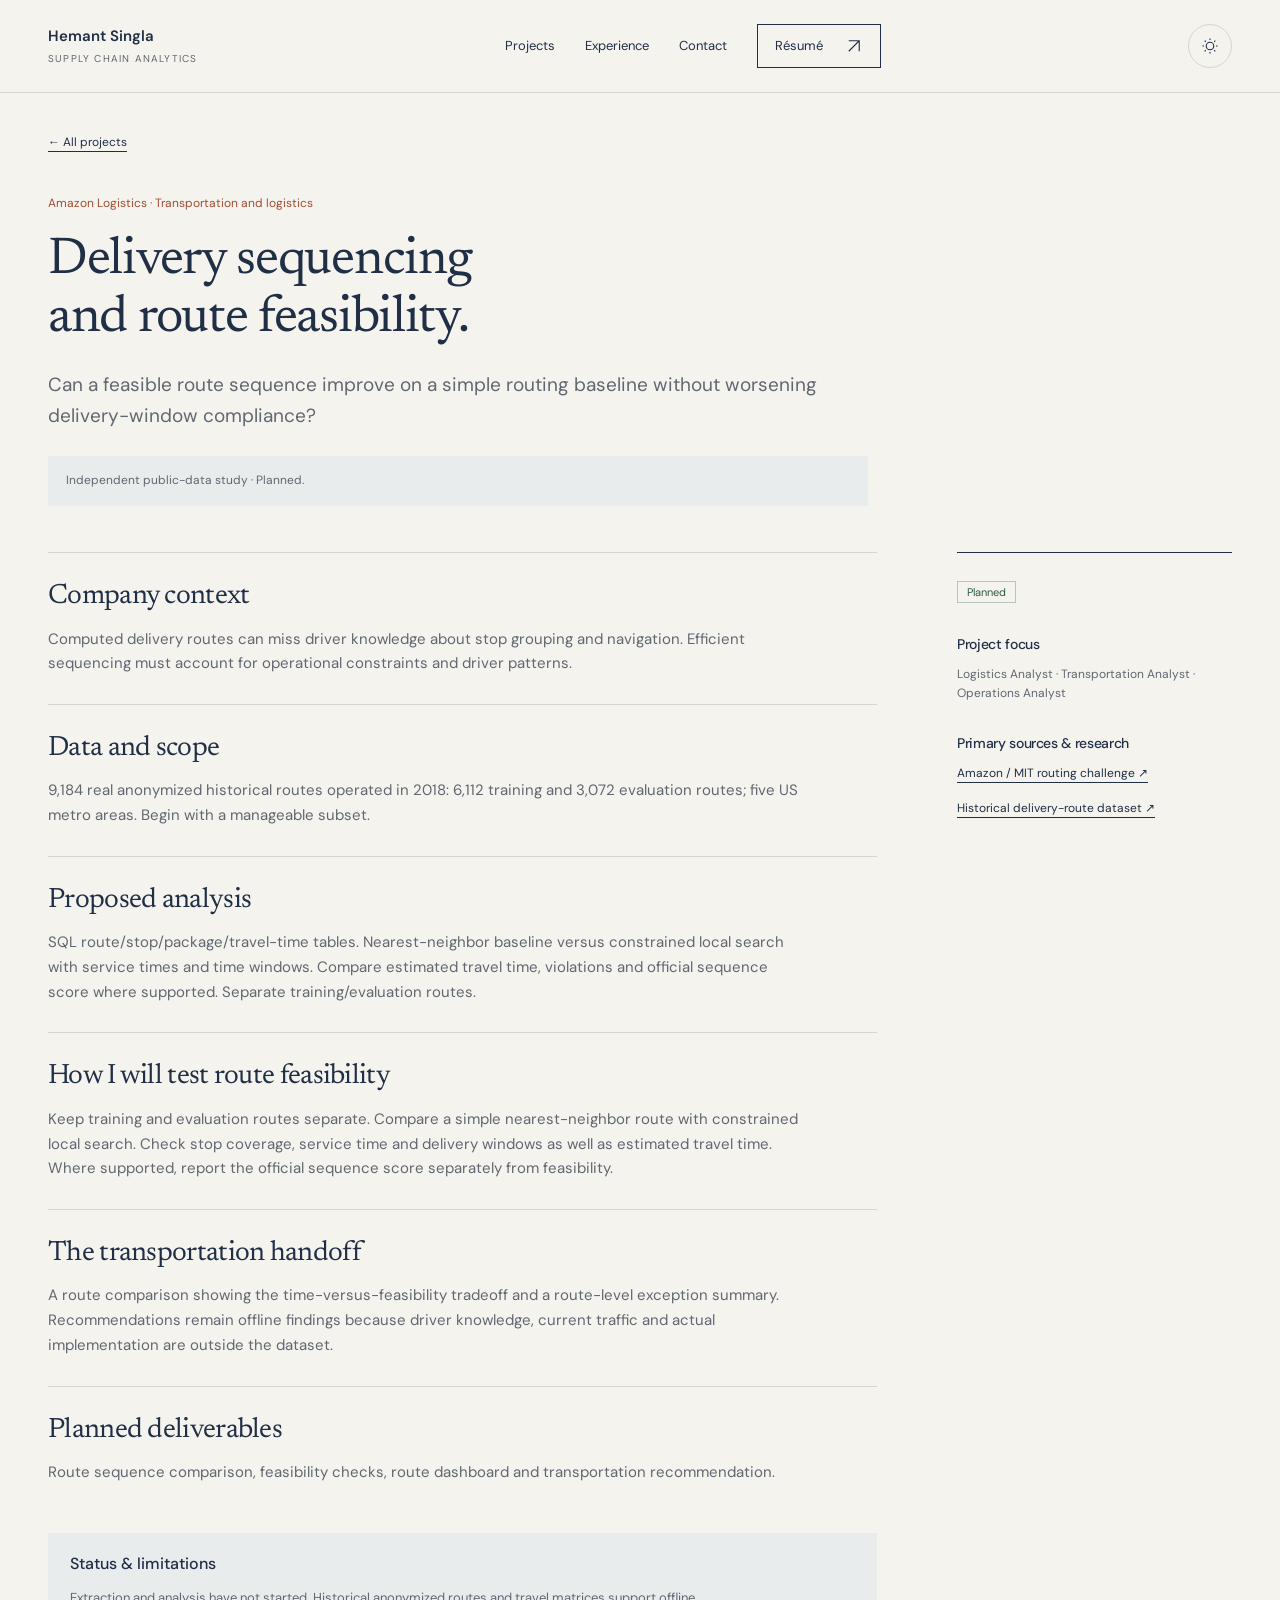
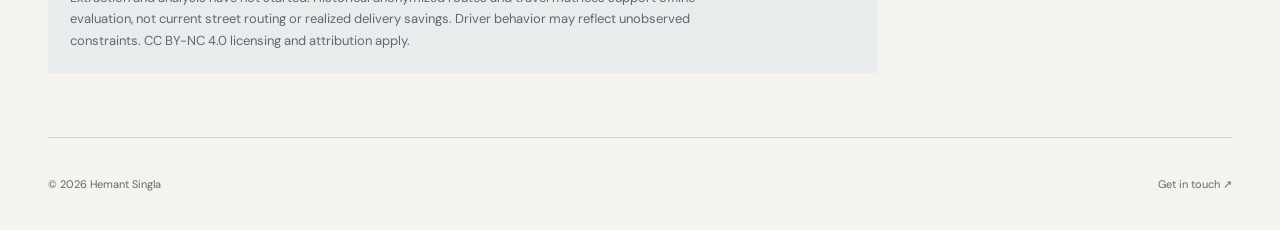
<file: projects/amazon.html>
<!doctype html><html lang="en"><head><meta charset="utf-8"><meta name="viewport" content="width=device-width,initial-scale=1"><meta name="description" content="Delivery sequencing and route feasibility  ·  an independent supply-chain project plan by Hemant Singla."><title>Amazon Logistics | Hemant Singla</title><link rel="icon" href="../assets/hemant-singla.jpg" type="image/jpeg"><script>(function(){var d=document.documentElement;d.classList.add('js');try{var t=localStorage.getItem('theme');if(t==='dark'||t==='light')d.setAttribute('data-theme',t)}catch(e){}})();</script><link rel="stylesheet" href="../assets/style.css?v=story-10"><script defer src="../assets/main.js?v=story-6"></script></head><body><a class="skip" href="#main">Skip to content</a><header class="header"><div class="wrap nav"><a class="brand" href="../index.html" aria-label="Hemant Singla home"><span>Hemant Singla<small>Supply chain analytics</small></span></a><button class="menu-toggle" aria-expanded="false" aria-controls="navigation">Menu</button><nav id="navigation" class="nav-links" aria-label="Main navigation"><a href="../index.html#work">Projects</a><a href="../index.html#about">Experience</a><a href="../index.html#contact">Contact</a><a class="resume-link" href="../assets/Hemant_Singla_Resume.pdf" target="_blank" rel="noopener">Résumé <svg viewBox="0 0 24 24" aria-hidden="true" class="icon"><path d="M5 19 19 5M5 5h14v14"/></svg></a></nav></div></header><main class="wrap case-main" id="main"><a class="breadcrumb" href="../index.html#work">← All projects</a><div class="case-hero"><div class="eyebrow">Amazon Logistics · Transportation and logistics</div><h1>Delivery sequencing and route feasibility.</h1><p>Can a feasible route sequence improve on a simple routing baseline without worsening delivery-window compliance?</p><div class="status-callout">Independent public-data study · Planned.</div></div><div class="case-layout"><div><section class="case-block"><h2>Company context</h2><p>Computed delivery routes can miss driver knowledge about stop grouping and navigation. Efficient sequencing must account for operational constraints and driver patterns.</p></section><section class="case-block"><h2>Data and scope</h2><p>9,184 real anonymized historical routes operated in 2018: 6,112 training and 3,072 evaluation routes; five US metro areas. Begin with a manageable subset.</p></section><section class="case-block"><h2>Proposed analysis</h2><p>SQL route/stop/package/travel-time tables. Nearest-neighbor baseline versus constrained local search with service times and time windows. Compare estimated travel time, violations and official sequence score where supported. Separate training/evaluation routes.</p></section><section class="case-block"><h2>How I will test route feasibility</h2><p>Keep training and evaluation routes separate. Compare a simple nearest-neighbor route with constrained local search. Check stop coverage, service time and delivery windows as well as estimated travel time. Where supported, report the official sequence score separately from feasibility.</p></section><section class="case-block"><h2>The transportation handoff</h2><p>A route comparison showing the time-versus-feasibility tradeoff and a route-level exception summary. Recommendations remain offline findings because driver knowledge, current traffic and actual implementation are outside the dataset.</p></section><section class="case-block"><h2>Planned deliverables</h2><p>Route sequence comparison, feasibility checks, route dashboard and transportation recommendation.</p></section><section class="case-block case-limitations"><h2>Status &amp; limitations</h2><p>Extraction and analysis have not started. Historical anonymized routes and travel matrices support offline evaluation, not current street routing or realized delivery savings. Driver behavior may reflect unobserved constraints. CC BY-NC 4.0 licensing and attribution apply.</p></section></div><aside class="case-aside" aria-label="Project details"><span class="status">Planned</span><h3>Project focus</h3><p>Logistics Analyst · Transportation Analyst · Operations Analyst</p><h3>Primary sources &amp; research</h3><div class="source-links"><a href="https://www.amazon.science/blog/amazon-mit-team-up-to-add-driver-know-how-to-delivery-routing-models" target="_blank" rel="noopener noreferrer">Amazon / MIT routing challenge ↗</a><a href="https://www.amazon.science/publications/2021-amazon-last-mile-routing-research-challenge-data-set" target="_blank" rel="noopener noreferrer">Historical delivery-route dataset ↗</a></div></aside></div></main><footer class="wrap footer"><span>© 2026 Hemant Singla</span><a href="../index.html#contact">Get in touch ↗</a></footer></body></html>
</file>
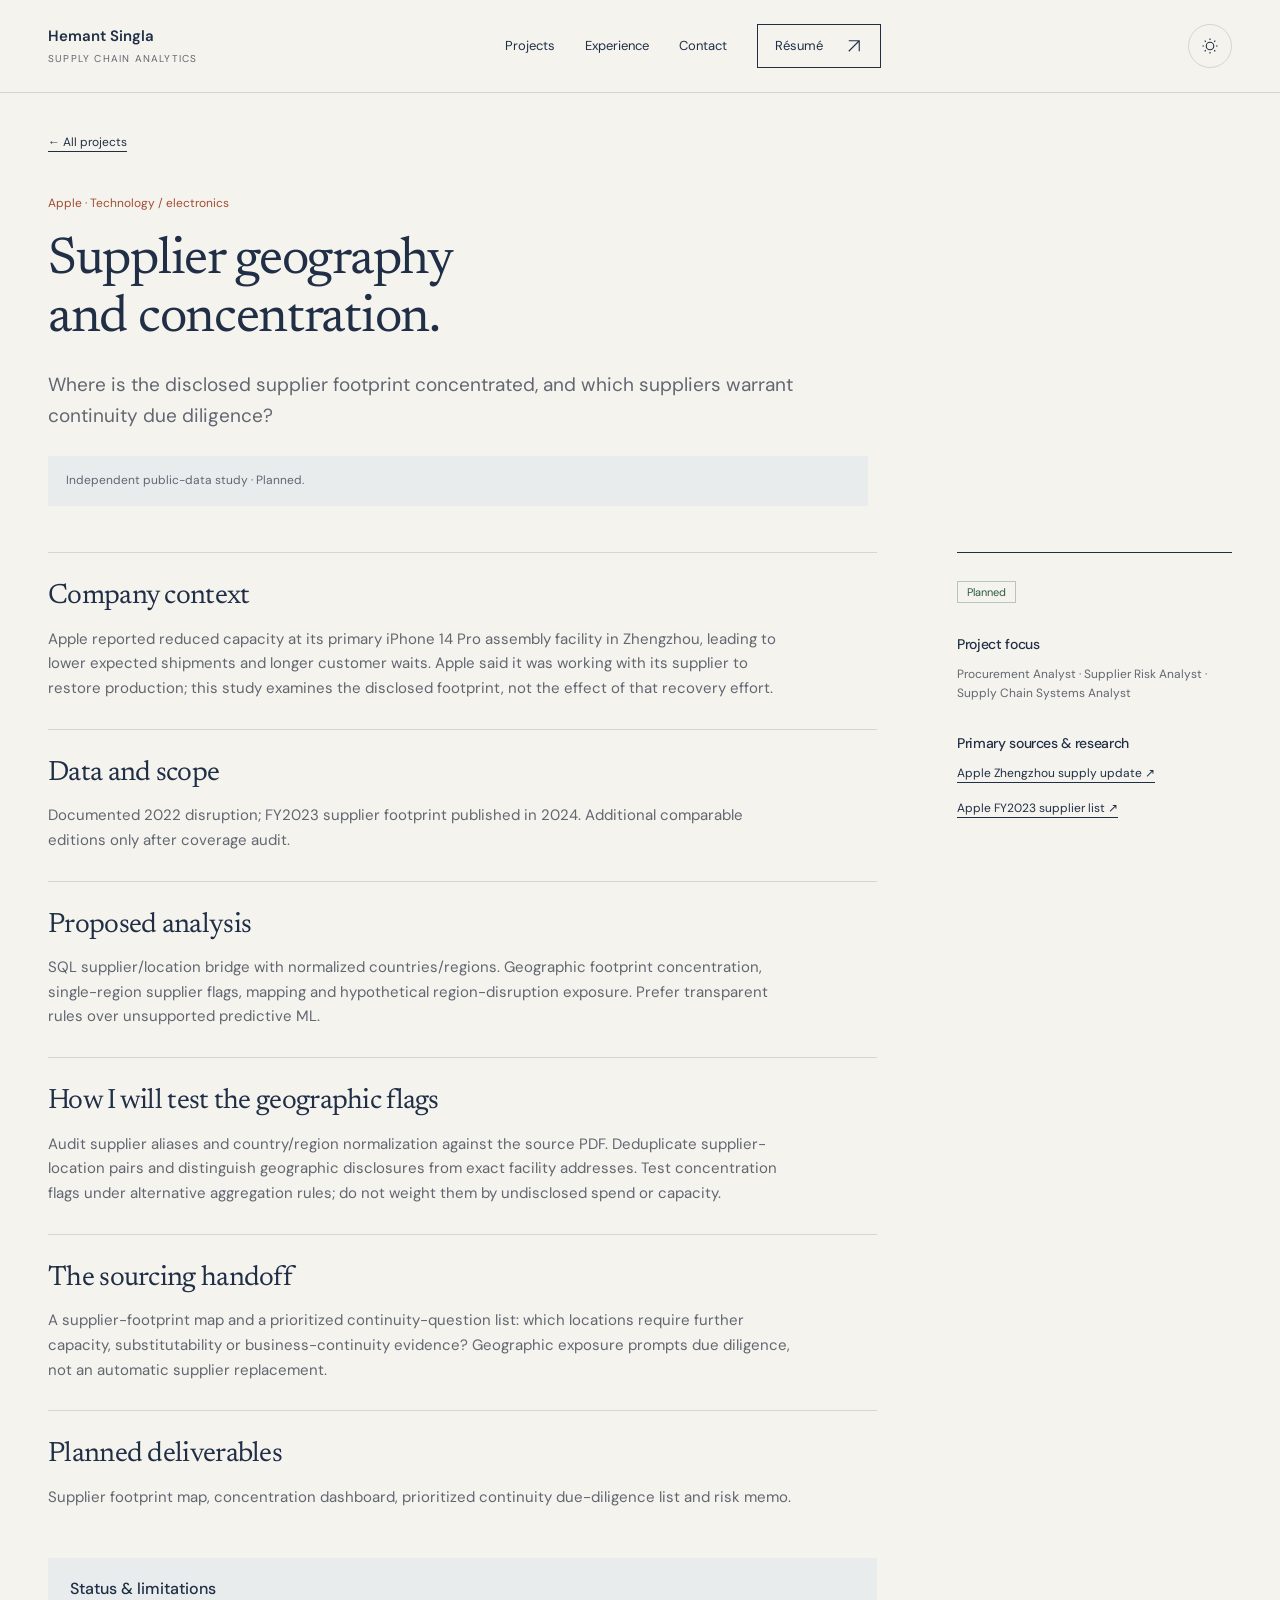
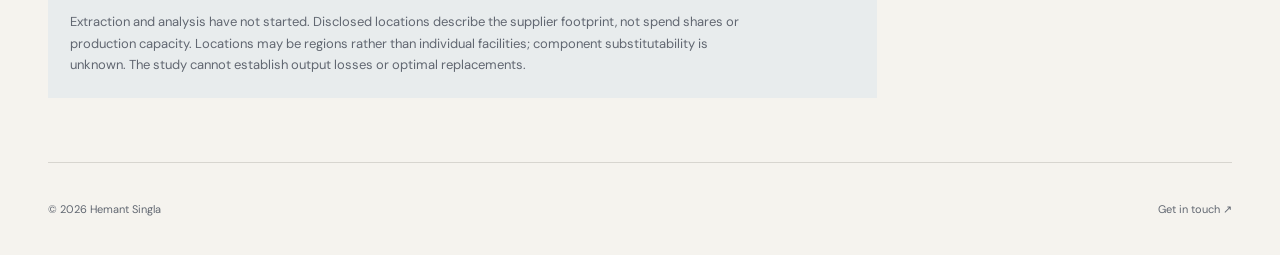
<file: projects/apple.html>
<!doctype html><html lang="en"><head><meta charset="utf-8"><meta name="viewport" content="width=device-width,initial-scale=1"><meta name="description" content="Supplier geography and concentration  ·  an independent supply-chain project plan by Hemant Singla."><title>Apple | Hemant Singla</title><link rel="icon" href="../assets/hemant-singla.jpg" type="image/jpeg"><script>(function(){var d=document.documentElement;d.classList.add('js');try{var t=localStorage.getItem('theme');if(t==='dark'||t==='light')d.setAttribute('data-theme',t)}catch(e){}})();</script><link rel="stylesheet" href="../assets/style.css?v=story-10"><script defer src="../assets/main.js?v=story-6"></script></head><body><a class="skip" href="#main">Skip to content</a><header class="header"><div class="wrap nav"><a class="brand" href="../index.html" aria-label="Hemant Singla home"><span>Hemant Singla<small>Supply chain analytics</small></span></a><button class="menu-toggle" aria-expanded="false" aria-controls="navigation">Menu</button><nav id="navigation" class="nav-links" aria-label="Main navigation"><a href="../index.html#work">Projects</a><a href="../index.html#about">Experience</a><a href="../index.html#contact">Contact</a><a class="resume-link" href="../assets/Hemant_Singla_Resume.pdf" target="_blank" rel="noopener">Résumé <svg viewBox="0 0 24 24" aria-hidden="true" class="icon"><path d="M5 19 19 5M5 5h14v14"/></svg></a></nav></div></header><main class="wrap case-main" id="main"><a class="breadcrumb" href="../index.html#work">← All projects</a><div class="case-hero"><div class="eyebrow">Apple · Technology / electronics</div><h1>Supplier geography and concentration.</h1><p>Where is the disclosed supplier footprint concentrated, and which suppliers warrant continuity due diligence?</p><div class="status-callout">Independent public-data study · Planned.</div></div><div class="case-layout"><div><section class="case-block"><h2>Company context</h2><p>Apple reported reduced capacity at its primary iPhone 14 Pro assembly facility in Zhengzhou, leading to lower expected shipments and longer customer waits. Apple said it was working with its supplier to restore production; this study examines the disclosed footprint, not the effect of that recovery effort.</p></section><section class="case-block"><h2>Data and scope</h2><p>Documented 2022 disruption; FY2023 supplier footprint published in 2024. Additional comparable editions only after coverage audit.</p></section><section class="case-block"><h2>Proposed analysis</h2><p>SQL supplier/location bridge with normalized countries/regions. Geographic footprint concentration, single-region supplier flags, mapping and hypothetical region-disruption exposure. Prefer transparent rules over unsupported predictive ML.</p></section><section class="case-block"><h2>How I will test the geographic flags</h2><p>Audit supplier aliases and country/region normalization against the source PDF. Deduplicate supplier-location pairs and distinguish geographic disclosures from exact facility addresses. Test concentration flags under alternative aggregation rules; do not weight them by undisclosed spend or capacity.</p></section><section class="case-block"><h2>The sourcing handoff</h2><p>A supplier-footprint map and a prioritized continuity-question list: which locations require further capacity, substitutability or business-continuity evidence? Geographic exposure prompts due diligence, not an automatic supplier replacement.</p></section><section class="case-block"><h2>Planned deliverables</h2><p>Supplier footprint map, concentration dashboard, prioritized continuity due-diligence list and risk memo.</p></section><section class="case-block case-limitations"><h2>Status &amp; limitations</h2><p>Extraction and analysis have not started. Disclosed locations describe the supplier footprint, not spend shares or production capacity. Locations may be regions rather than individual facilities; component substitutability is unknown. The study cannot establish output losses or optimal replacements.</p></section></div><aside class="case-aside" aria-label="Project details"><span class="status">Planned</span><h3>Project focus</h3><p>Procurement Analyst · Supplier Risk Analyst · Supply Chain Systems Analyst</p><h3>Primary sources &amp; research</h3><div class="source-links"><a href="https://www.apple.com/newsroom/2022/11/update-on-supply-of-iphone-14-pro-and-iphone-14-pro-max/" target="_blank" rel="noopener noreferrer">Apple Zhengzhou supply update ↗</a><a href="https://www.supplychainreports.apple/files/doc_downloads/2024/04/Apple-Supplier-List.pdf" target="_blank" rel="noopener noreferrer">Apple FY2023 supplier list ↗</a></div></aside></div></main><footer class="wrap footer"><span>© 2026 Hemant Singla</span><a href="../index.html#contact">Get in touch ↗</a></footer></body></html>
</file>
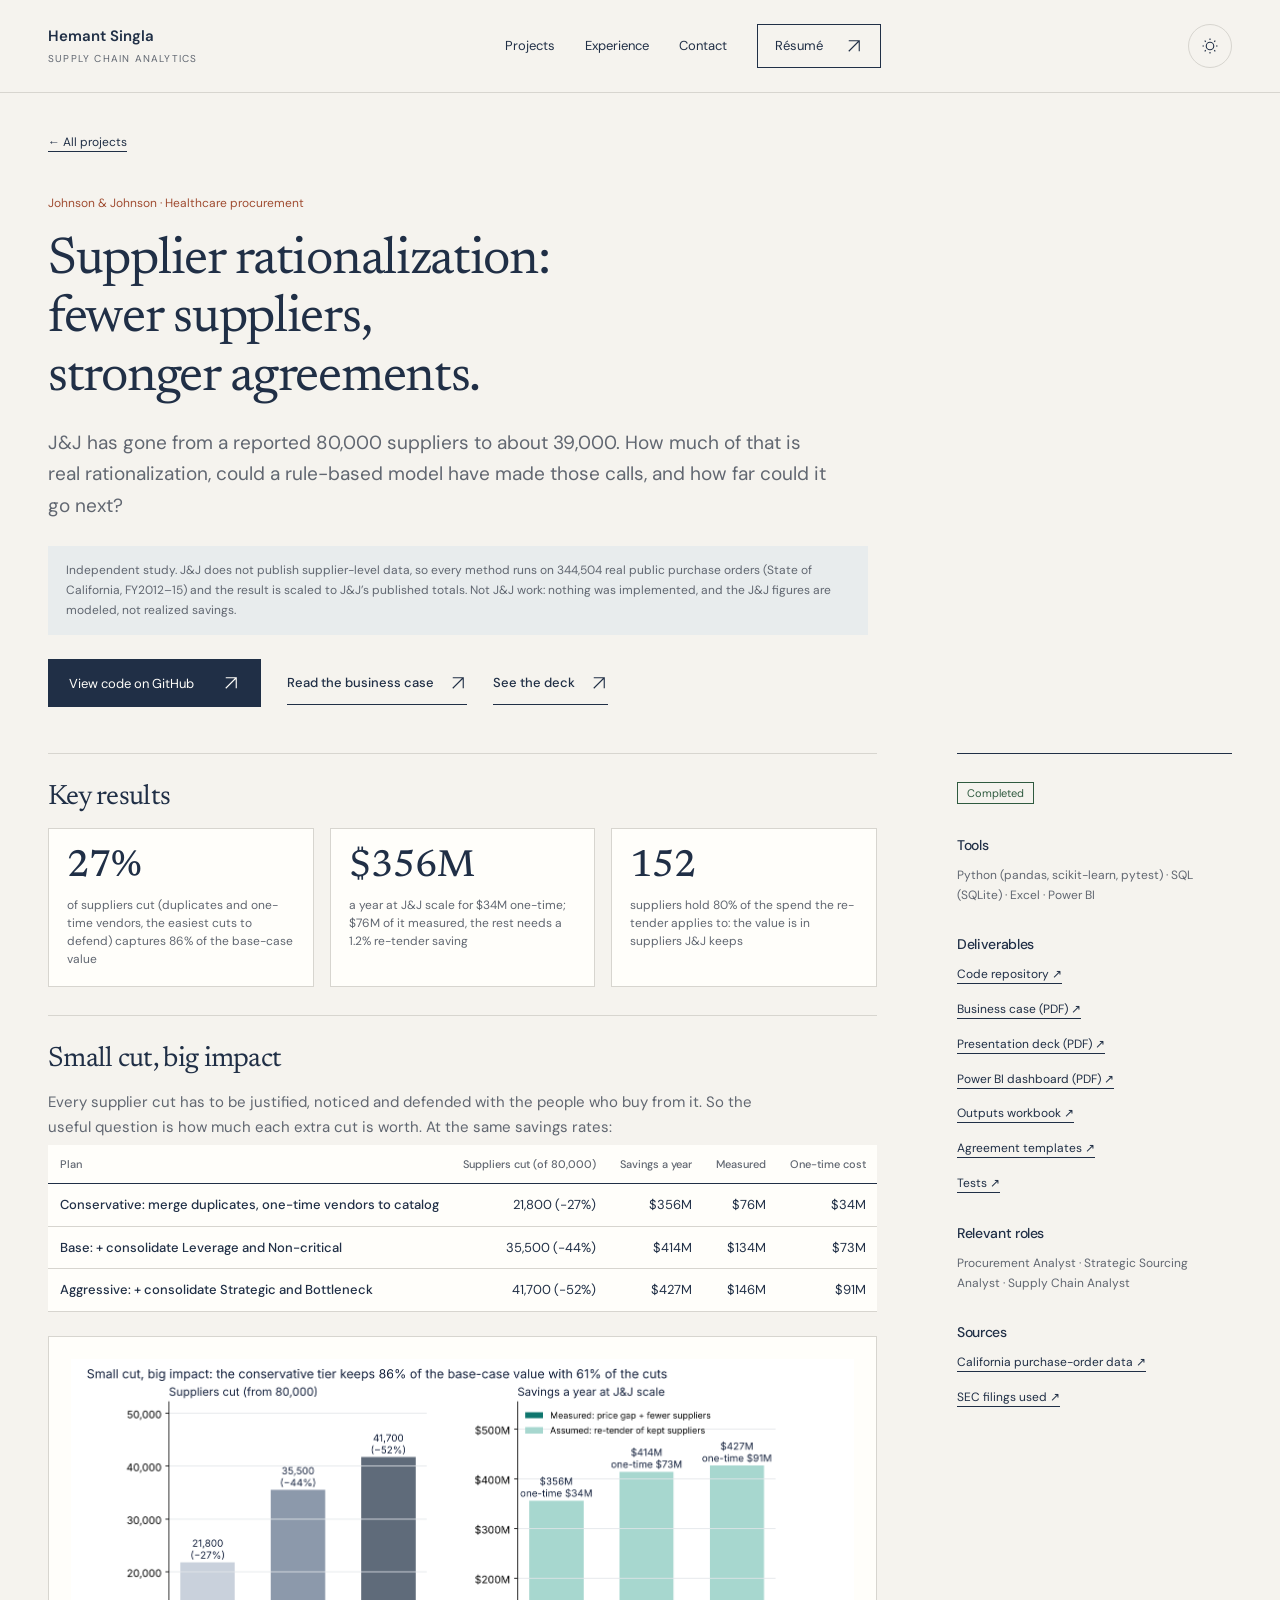
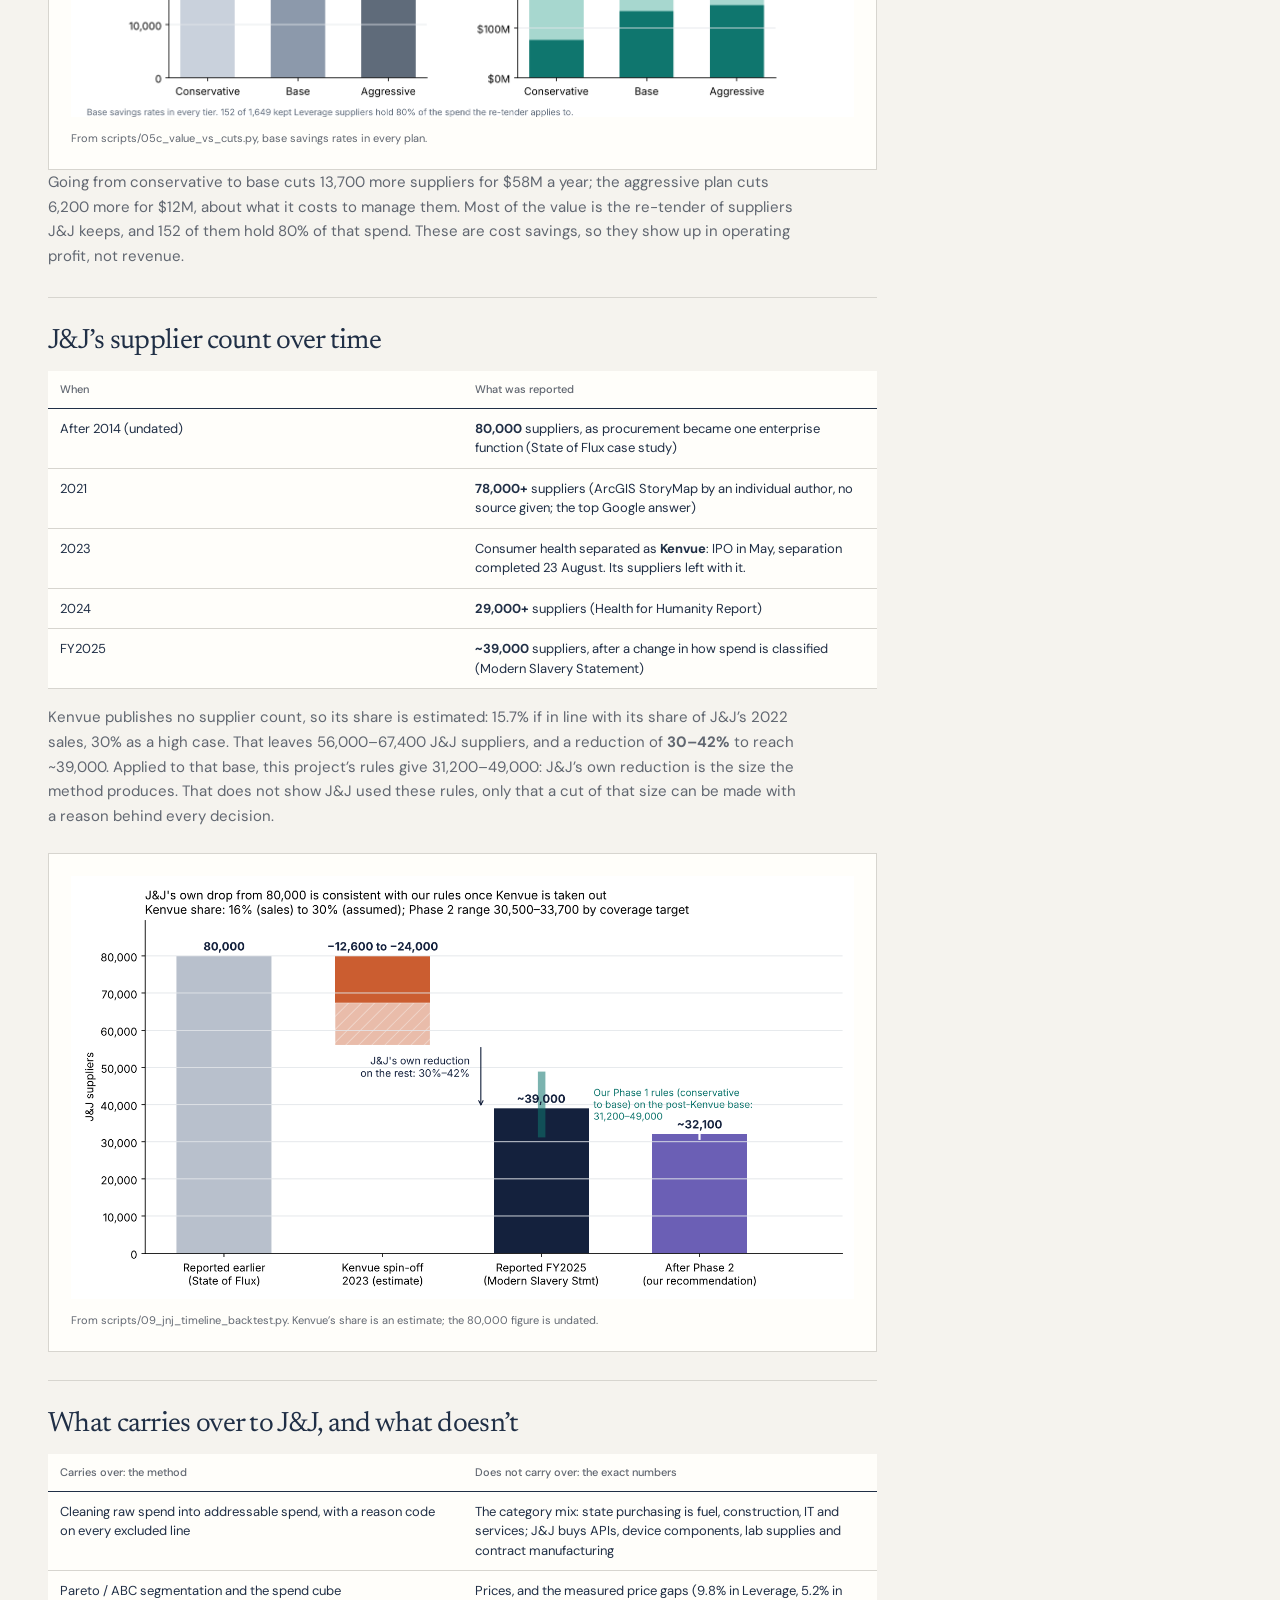
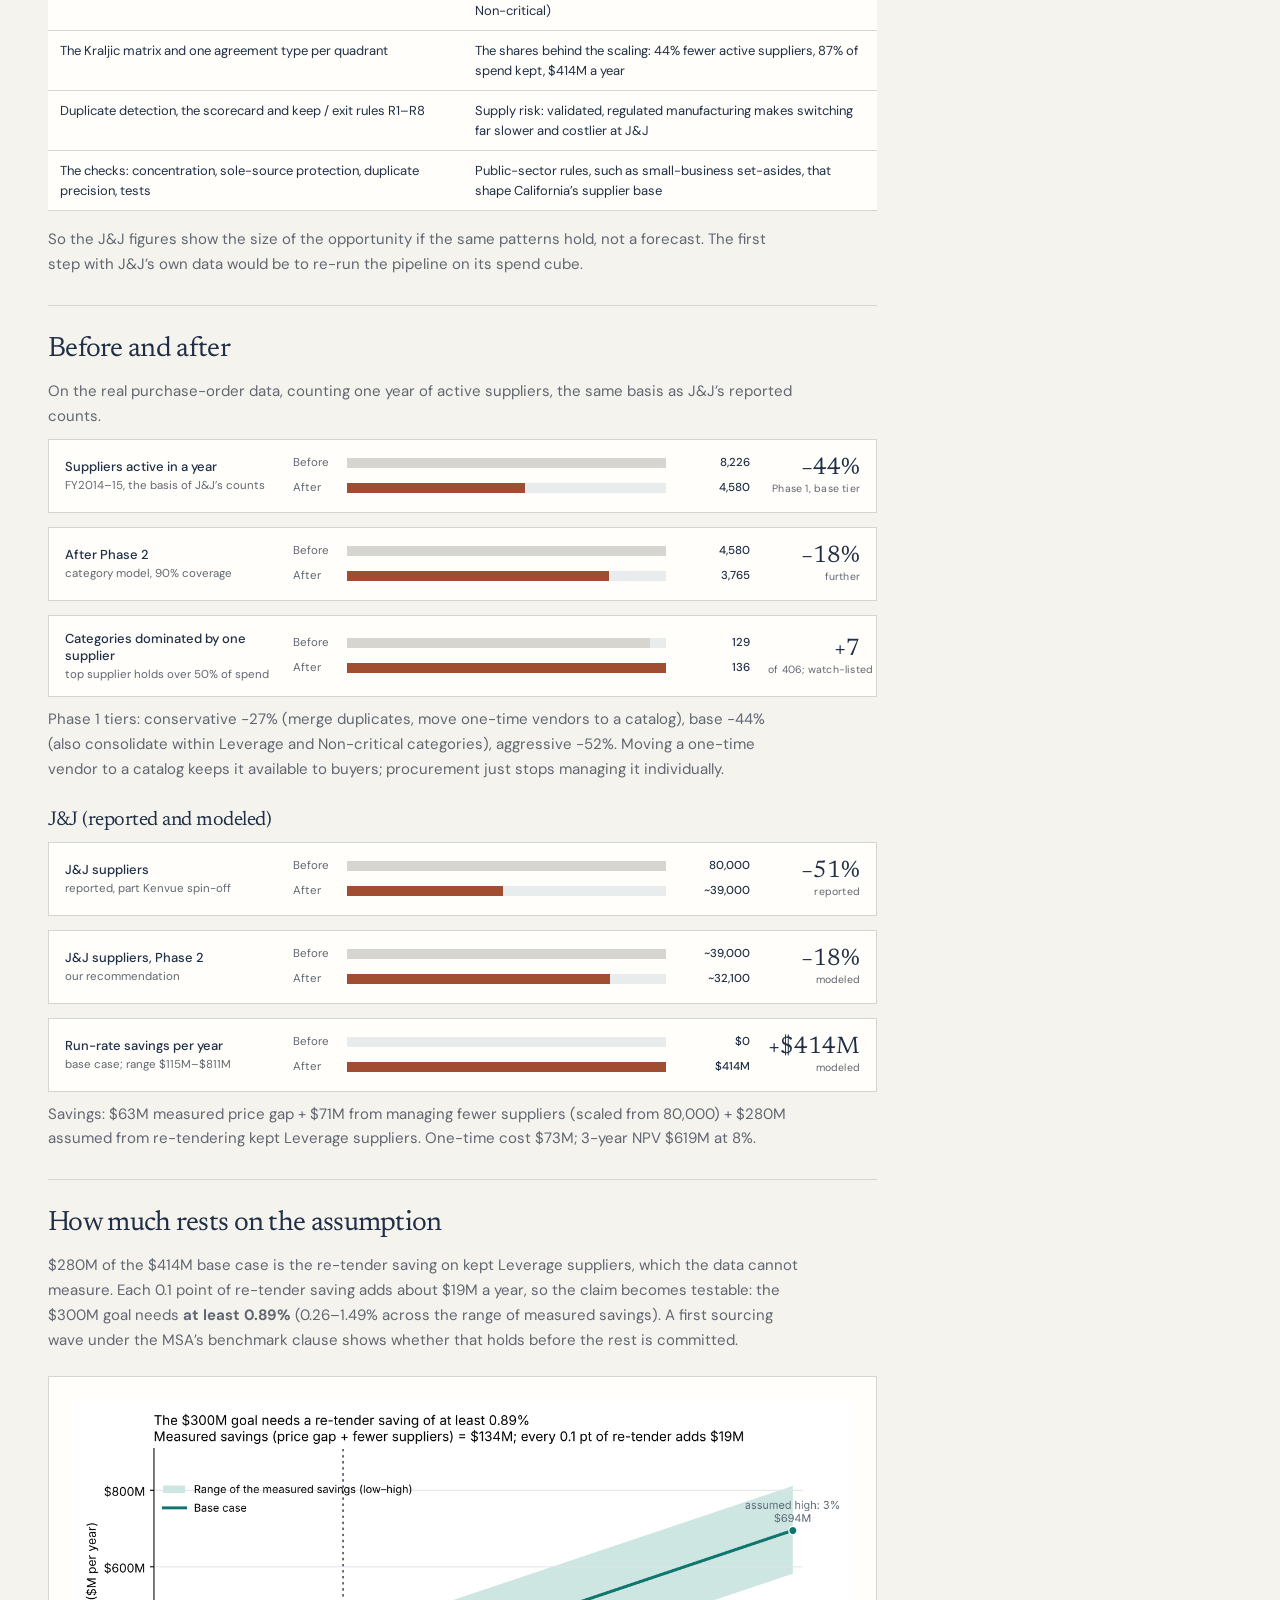
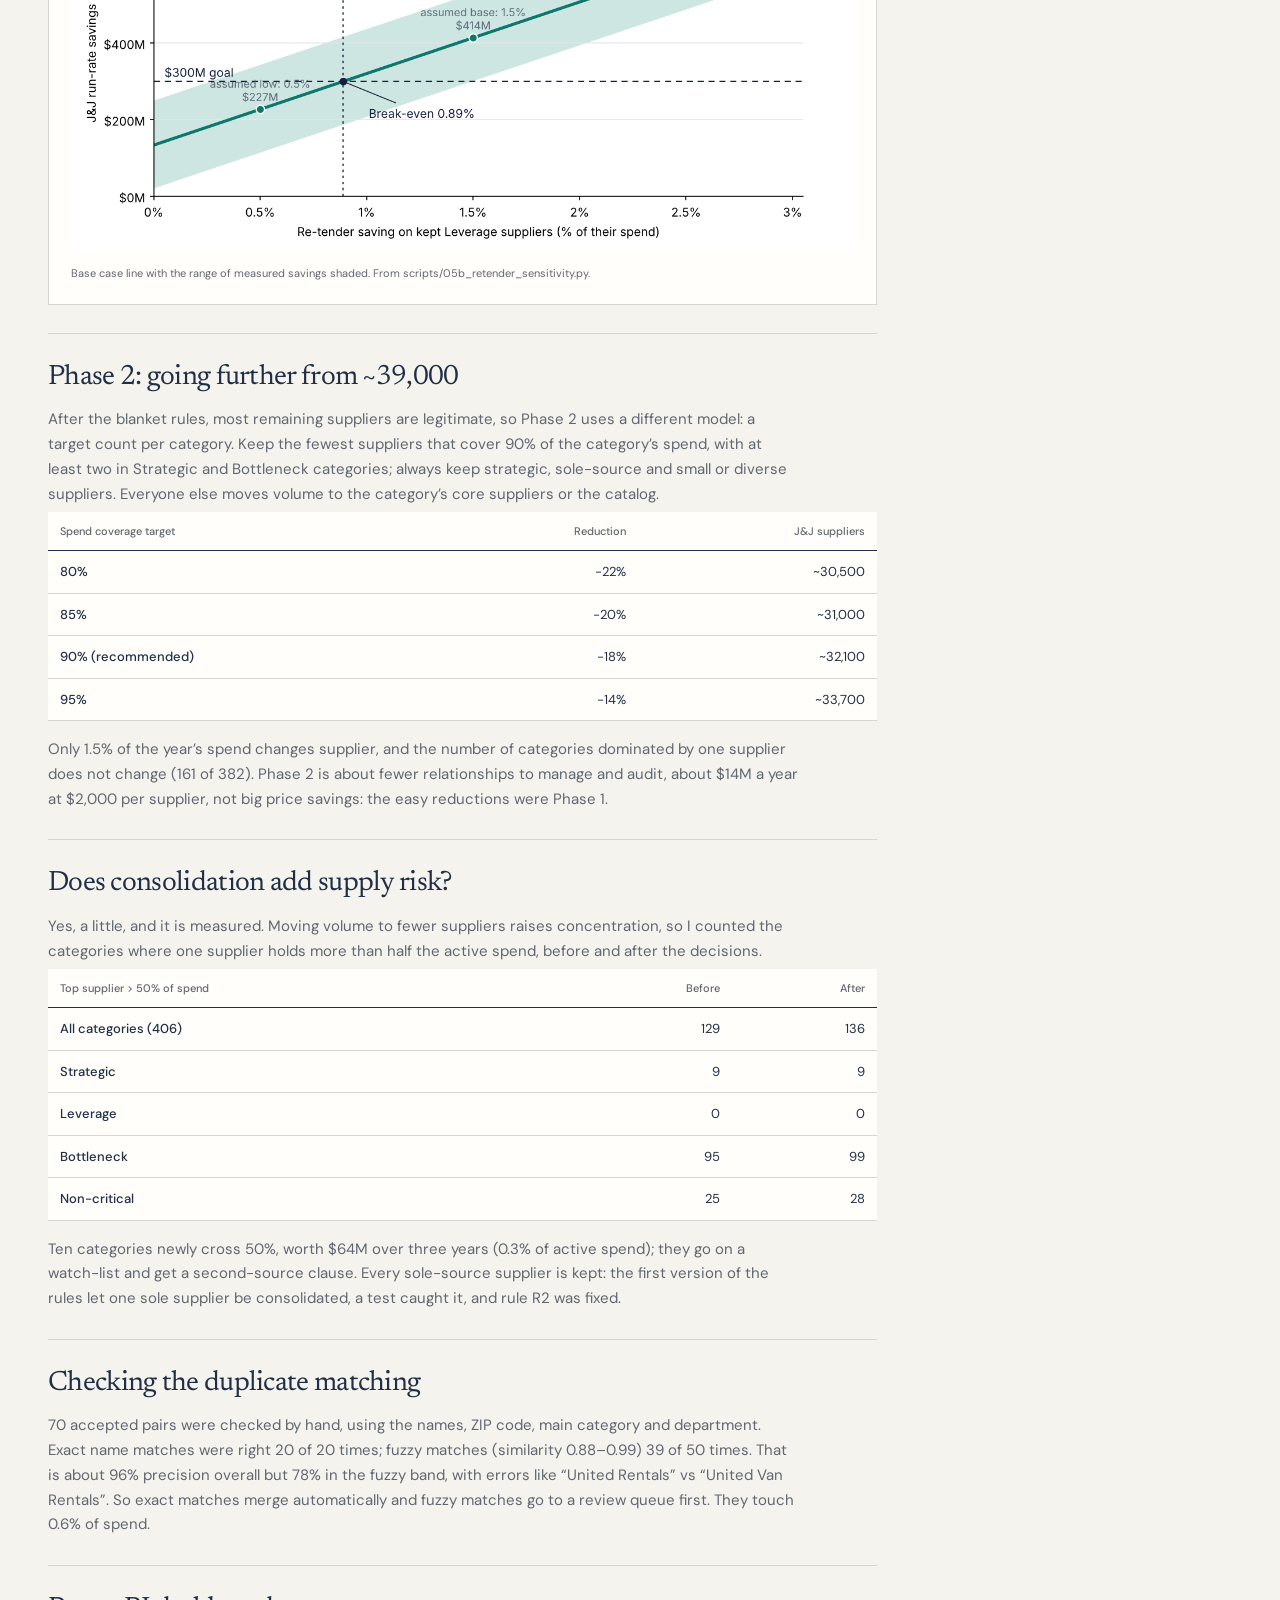
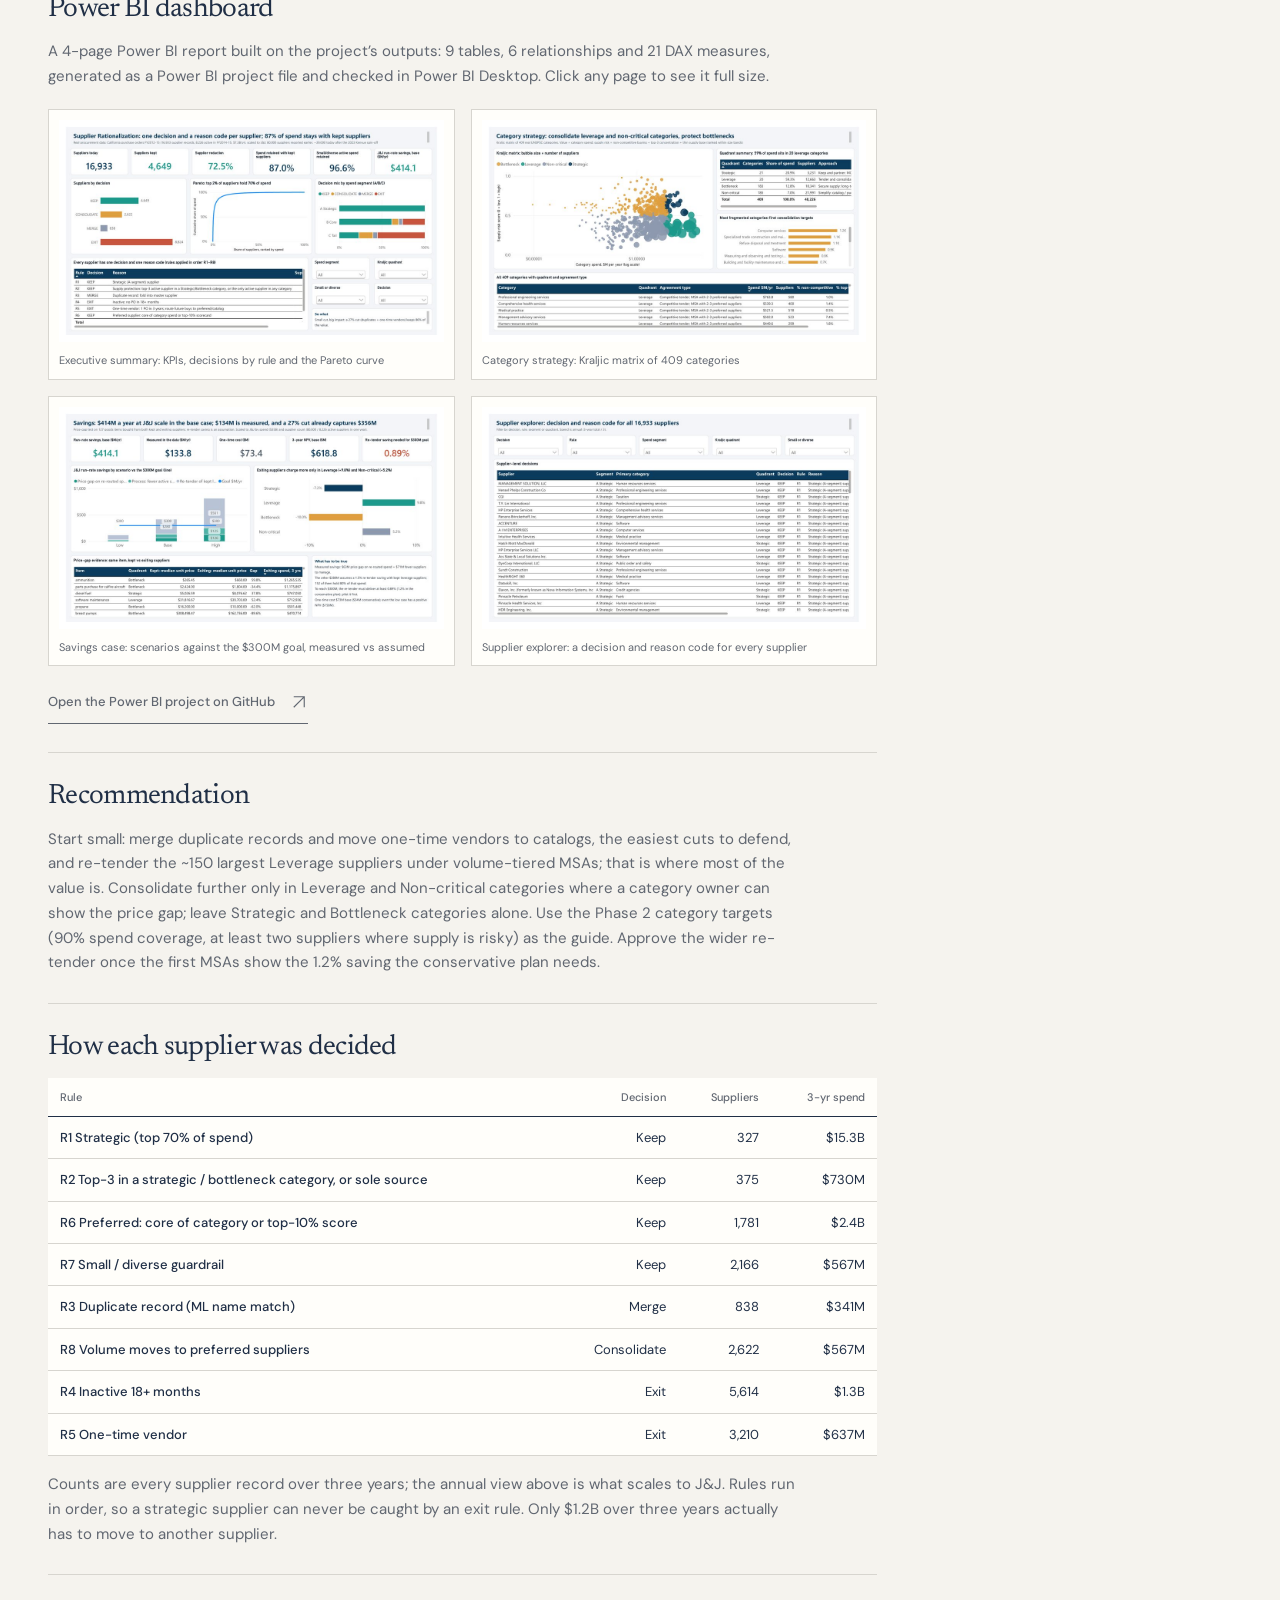
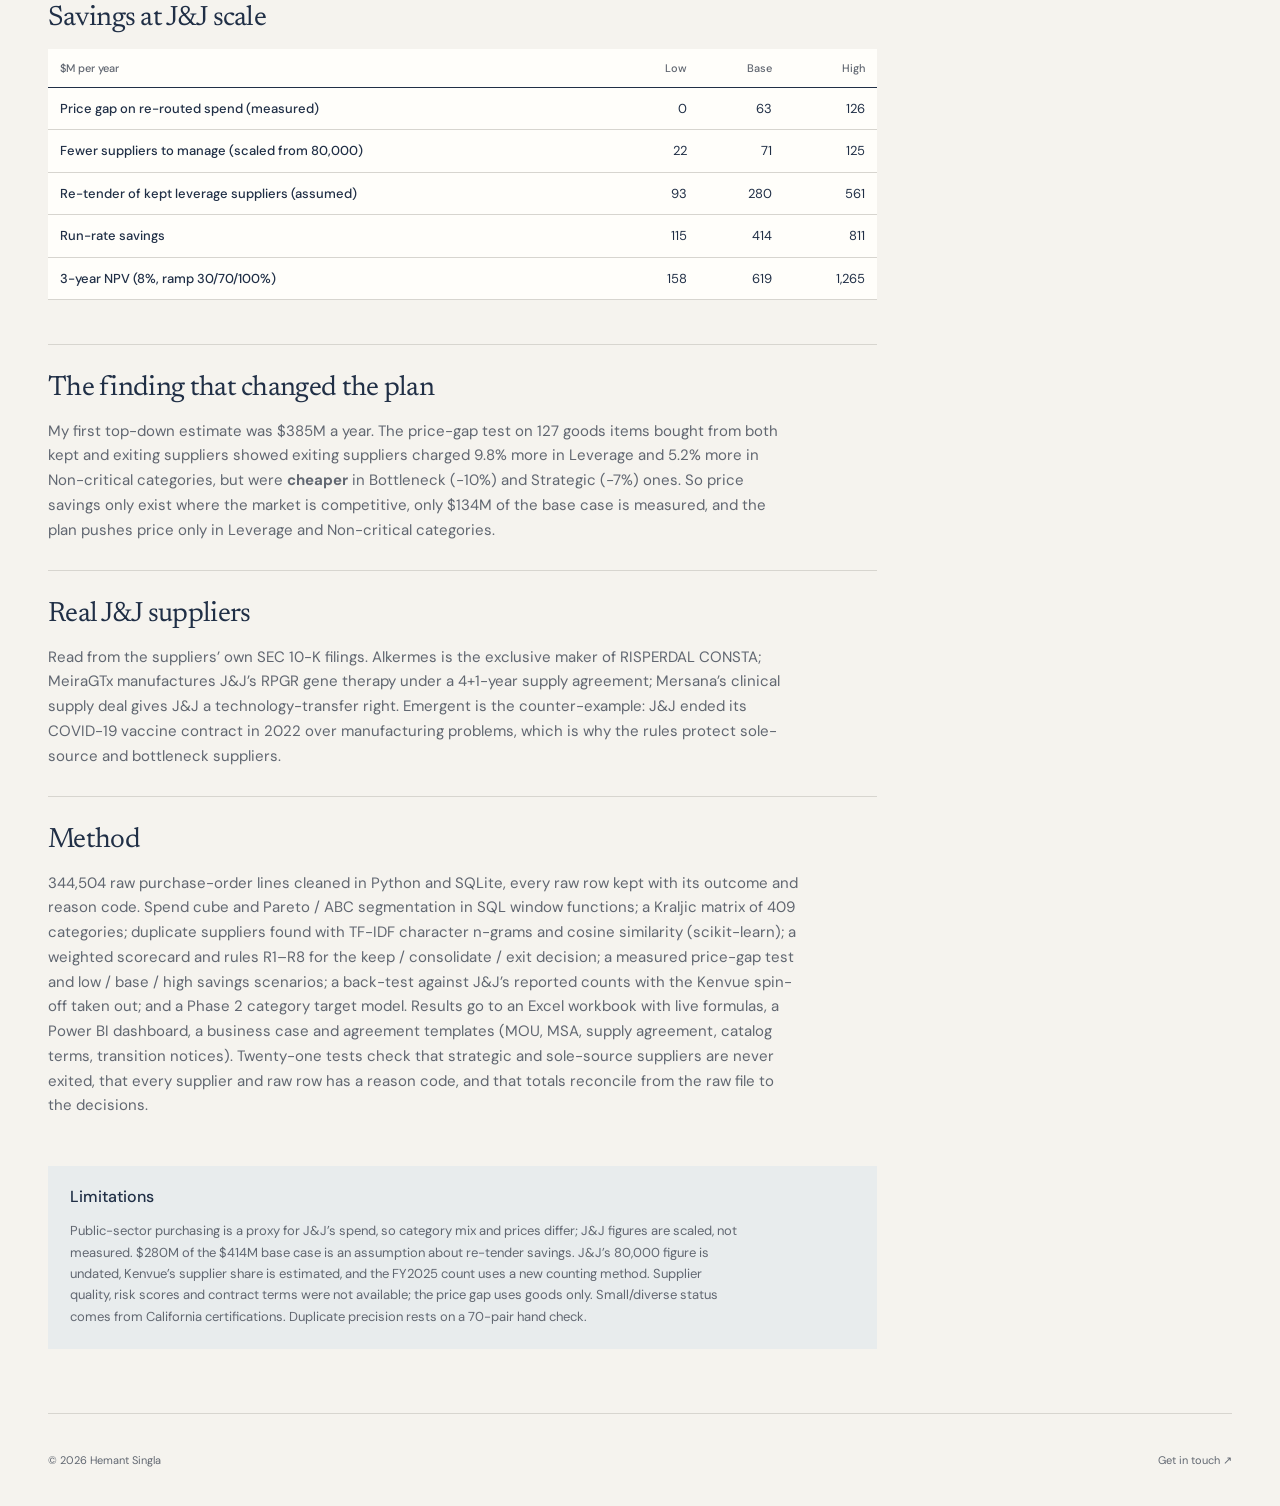
<file: projects/jnj-supplier-rationalization.html>
<!doctype html><html lang="en"><head><meta charset="utf-8"><meta name="viewport" content="width=device-width,initial-scale=1"><meta name="description" content="Supplier rationalization for Johnson &amp; Johnson: an independent supply-chain case study by Hemant Singla on 344,504 real public purchase orders, with before-and-after impact."><title>Johnson &amp; Johnson supplier rationalization | Hemant Singla</title><link rel="icon" href="../assets/hemant-singla.jpg" type="image/jpeg"><script>(function(){var d=document.documentElement;d.classList.add('js');try{var t=localStorage.getItem('theme');if(t==='dark'||t==='light')d.setAttribute('data-theme',t)}catch(e){}})();</script><link rel="stylesheet" href="../assets/style.css?v=story-10"><script defer src="../assets/main.js?v=story-6"></script></head><body><a class="skip" href="#main">Skip to content</a><header class="header"><div class="wrap nav"><a class="brand" href="../index.html" aria-label="Hemant Singla home"><span>Hemant Singla<small>Supply chain analytics</small></span></a><button class="menu-toggle" aria-expanded="false" aria-controls="navigation">Menu</button><nav id="navigation" class="nav-links" aria-label="Main navigation"><a href="../index.html#work">Projects</a><a href="../index.html#about">Experience</a><a href="../index.html#contact">Contact</a><a class="resume-link" href="../assets/Hemant_Singla_Resume.pdf" target="_blank" rel="noopener">Résumé <svg viewBox="0 0 24 24" aria-hidden="true" class="icon"><path d="M5 19 19 5M5 5h14v14"/></svg></a></nav></div></header><main class="wrap case-main" id="main"><a class="breadcrumb" href="../index.html#work">← All projects</a><div class="case-hero"><div class="eyebrow">Johnson &amp; Johnson · Healthcare procurement</div><h1>Supplier rationalization: fewer suppliers, stronger agreements.</h1><p>J&amp;J has gone from a reported 80,000 suppliers to about 39,000. How much of that is real rationalization, could a rule-based model have made those calls, and how far could it go next?</p><div class="status-callout">Independent study. J&amp;J does not publish supplier-level data, so every method runs on 344,504 real public purchase orders (State of California, FY2012–15) and the result is scaled to J&amp;J’s published totals. Not J&amp;J work: nothing was implemented, and the J&amp;J figures are modeled, not realized savings.</div><div class="case-actions"><a class="button" href="https://github.com/hemant-singla/jnj-supplier-rationalization" target="_blank" rel="noopener noreferrer">View code on GitHub <svg viewBox="0 0 24 24" aria-hidden="true" class="icon"><path d="M5 19 19 5M5 5h14v14"/></svg></a><a class="text-link" href="https://github.com/hemant-singla/jnj-supplier-rationalization/blob/main/docs/JnJ_Business_Case_Final.pdf" target="_blank" rel="noopener noreferrer">Read the business case <svg viewBox="0 0 24 24" aria-hidden="true" class="icon"><path d="M5 19 19 5M5 5h14v14"/></svg></a><a class="text-link" href="https://github.com/hemant-singla/jnj-supplier-rationalization/blob/main/docs/JnJ_Supplier_Rationalization_Deck.pdf" target="_blank" rel="noopener noreferrer">See the deck <svg viewBox="0 0 24 24" aria-hidden="true" class="icon"><path d="M5 19 19 5M5 5h14v14"/></svg></a></div></div><div class="case-layout"><div>
<section class="case-block"><h2>Key results</h2><ul class="result-stats"><li><strong>27%</strong><span>of suppliers cut (duplicates and one-time vendors, the easiest cuts to defend) captures 86% of the base-case value</span></li><li><strong>$356M</strong><span>a year at J&amp;J scale for $34M one-time; $76M of it measured, the rest needs a 1.2% re-tender saving</span></li><li><strong>152</strong><span>suppliers hold 80% of the spend the re-tender applies to: the value is in suppliers J&amp;J keeps</span></li></ul></section>
<section class="case-block" id="small-cut"><h2>Small cut, big impact</h2><p>Every supplier cut has to be justified, noticed and defended with the people who buy from it. So the useful question is how much each extra cut is worth. At the same savings rates:</p><div class="table-scroll"><table class="data-table"><thead><tr><th scope="col">Plan</th><th scope="col">Suppliers cut (of 80,000)</th><th scope="col">Savings a year</th><th scope="col">Measured</th><th scope="col">One-time cost</th></tr></thead><tbody><tr><th scope="row">Conservative: merge duplicates, one-time vendors to catalog</th><td>21,800 (−27%)</td><td>$356M</td><td>$76M</td><td>$34M</td></tr><tr><th scope="row">Base: + consolidate Leverage and Non-critical</th><td>35,500 (−44%)</td><td>$414M</td><td>$134M</td><td>$73M</td></tr><tr><th scope="row">Aggressive: + consolidate Strategic and Bottleneck</th><td>41,700 (−52%)</td><td>$427M</td><td>$146M</td><td>$91M</td></tr></tbody></table></div><figure class="case-data"><img src="../assets/jnj/value_vs_cuts.png" width="1575" height="720" loading="lazy" alt="Two bar charts. Suppliers cut: 21,800 conservative, 35,500 base, 41,700 aggressive. Savings a year: $356M, $414M and $427M, with one-time costs of $34M, $73M and $91M." class="case-image"><figcaption>From scripts/05c_value_vs_cuts.py, base savings rates in every plan.</figcaption></figure><p>Going from conservative to base cuts 13,700 more suppliers for $58M a year; the aggressive plan cuts 6,200 more for $12M, about what it costs to manage them. Most of the value is the re-tender of suppliers J&amp;J keeps, and 152 of them hold 80% of that spend. These are cost savings, so they show up in operating profit, not revenue.</p></section>
<section class="case-block" id="timeline"><h2>J&amp;J’s supplier count over time</h2><div class="table-scroll"><table class="data-table wrap-table"><thead><tr><th scope="col">When</th><th scope="col">What was reported</th></tr></thead><tbody><tr><td>After 2014 (undated)</td><td><strong>80,000</strong> suppliers, as procurement became one enterprise function (State of Flux case study)</td></tr><tr><td>2021</td><td><strong>78,000+</strong> suppliers (ArcGIS StoryMap by an individual author, no source given; the top Google answer)</td></tr><tr><td>2023</td><td>Consumer health separated as <strong>Kenvue</strong>: IPO in May, separation completed 23 August. Its suppliers left with it.</td></tr><tr><td>2024</td><td><strong>29,000+</strong> suppliers (Health for Humanity Report)</td></tr><tr><td>FY2025</td><td><strong>~39,000</strong> suppliers, after a change in how spend is classified (Modern Slavery Statement)</td></tr></tbody></table></div><p>Kenvue publishes no supplier count, so its share is estimated: 15.7% if in line with its share of J&amp;J’s 2022 sales, 30% as a high case. That leaves 56,000–67,400 J&amp;J suppliers, and a reduction of <strong>30–42%</strong> to reach ~39,000. Applied to that base, this project’s rules give 31,200–49,000: J&amp;J’s own reduction is the size the method produces. That does not show J&amp;J used these rules, only that a cut of that size can be made with a reason behind every decision.</p><figure class="case-data"><img src="../assets/jnj/jnj_supplier_timeline.png" width="1500" height="810" loading="lazy" alt="Bar chart: 80,000 suppliers reported earlier; the Kenvue spin-off removes an estimated 12,600 to 24,000; J&amp;J reports about 39,000 in FY2025, inside the 31,200 to 49,000 range our rules give; Phase 2 takes it to about 32,100." class="case-image"><figcaption>From scripts/09_jnj_timeline_backtest.py. Kenvue’s share is an estimate; the 80,000 figure is undated.</figcaption></figure></section>
<section class="case-block" id="transfer"><h2>What carries over to J&amp;J, and what doesn’t</h2><div class="table-scroll"><table class="data-table wrap-table"><thead><tr><th scope="col">Carries over: the method</th><th scope="col">Does not carry over: the exact numbers</th></tr></thead><tbody><tr><td>Cleaning raw spend into addressable spend, with a reason code on every excluded line</td><td>The category mix: state purchasing is fuel, construction, IT and services; J&amp;J buys APIs, device components, lab supplies and contract manufacturing</td></tr><tr><td>Pareto / ABC segmentation and the spend cube</td><td>Prices, and the measured price gaps (9.8% in Leverage, 5.2% in Non-critical)</td></tr><tr><td>The Kraljic matrix and one agreement type per quadrant</td><td>The shares behind the scaling: 44% fewer active suppliers, 87% of spend kept, $414M a year</td></tr><tr><td>Duplicate detection, the scorecard and keep / exit rules R1–R8</td><td>Supply risk: validated, regulated manufacturing makes switching far slower and costlier at J&amp;J</td></tr><tr><td>The checks: concentration, sole-source protection, duplicate precision, tests</td><td>Public-sector rules, such as small-business set-asides, that shape California’s supplier base</td></tr></tbody></table></div><p>So the J&amp;J figures show the size of the opportunity if the same patterns hold, not a forecast. The first step with J&amp;J’s own data would be to re-run the pipeline on its spend cube.</p></section>
<section class="case-block" id="impact"><h2>Before and after</h2><p>On the real purchase-order data, counting one year of active suppliers, the same basis as J&amp;J’s reported counts.</p><ul class="ba-list"><li class="ba-row" aria-label="Suppliers active in a year: before 8,226, after 4,580, −44% Phase 1, base tier"><div class="ba-label">Suppliers active in a year<small>FY2014–15, the basis of J&amp;J’s counts</small></div><div class="ba-bars" aria-hidden="true"><div class="ba-bar"><span>Before</span><span class="ba-track"><i style="width:100.0%"></i></span><b>8,226</b></div><div class="ba-bar after"><span>After</span><span class="ba-track"><i style="width:55.7%"></i></span><b>4,580</b></div></div><div class="ba-change" aria-hidden="true">−44%<small>Phase 1, base tier</small></div></li><li class="ba-row" aria-label="After Phase 2: before 4,580, after 3,765, −18% further"><div class="ba-label">After Phase 2<small>category model, 90% coverage</small></div><div class="ba-bars" aria-hidden="true"><div class="ba-bar"><span>Before</span><span class="ba-track"><i style="width:100.0%"></i></span><b>4,580</b></div><div class="ba-bar after"><span>After</span><span class="ba-track"><i style="width:82.2%"></i></span><b>3,765</b></div></div><div class="ba-change" aria-hidden="true">−18%<small>further</small></div></li><li class="ba-row" aria-label="Categories dominated by one supplier: before 129, after 136, +7 of 406; watch-listed"><div class="ba-label">Categories dominated by one supplier<small>top supplier holds over 50% of spend</small></div><div class="ba-bars" aria-hidden="true"><div class="ba-bar"><span>Before</span><span class="ba-track"><i style="width:94.9%"></i></span><b>129</b></div><div class="ba-bar after"><span>After</span><span class="ba-track"><i style="width:100.0%"></i></span><b>136</b></div></div><div class="ba-change" aria-hidden="true">+7<small>of 406; watch-listed</small></div></li></ul><p class="ba-caption">Phase 1 tiers: conservative −27% (merge duplicates, move one-time vendors to a catalog), base −44% (also consolidate within Leverage and Non-critical categories), aggressive −52%. Moving a one-time vendor to a catalog keeps it available to buyers; procurement just stops managing it individually.</p><h3 class="ba-subtitle" style="margin-top:28px;font-size:20px;font-family:var(--serif)">J&amp;J (reported and modeled)</h3><ul class="ba-list"><li class="ba-row" aria-label="J&amp;J suppliers: before 80,000, after ~39,000, −51% reported"><div class="ba-label">J&amp;J suppliers<small>reported, part Kenvue spin-off</small></div><div class="ba-bars" aria-hidden="true"><div class="ba-bar"><span>Before</span><span class="ba-track"><i style="width:100.0%"></i></span><b>80,000</b></div><div class="ba-bar after"><span>After</span><span class="ba-track"><i style="width:48.8%"></i></span><b>~39,000</b></div></div><div class="ba-change" aria-hidden="true">−51%<small>reported</small></div></li><li class="ba-row" aria-label="J&amp;J suppliers, Phase 2: before ~39,000, after ~32,100, −18% modeled"><div class="ba-label">J&amp;J suppliers, Phase 2<small>our recommendation</small></div><div class="ba-bars" aria-hidden="true"><div class="ba-bar"><span>Before</span><span class="ba-track"><i style="width:100.0%"></i></span><b>~39,000</b></div><div class="ba-bar after"><span>After</span><span class="ba-track"><i style="width:82.3%"></i></span><b>~32,100</b></div></div><div class="ba-change" aria-hidden="true">−18%<small>modeled</small></div></li><li class="ba-row" aria-label="Run-rate savings per year: before $0, after $414M, +$414M modeled"><div class="ba-label">Run-rate savings per year<small>base case; range $115M–$811M</small></div><div class="ba-bars" aria-hidden="true"><div class="ba-bar"><span>Before</span><span class="ba-track"><i style="width:0.0%"></i></span><b>$0</b></div><div class="ba-bar after"><span>After</span><span class="ba-track"><i style="width:100.0%"></i></span><b>$414M</b></div></div><div class="ba-change" aria-hidden="true">+$414M<small>modeled</small></div></li></ul><p class="ba-caption">Savings: $63M measured price gap + $71M from managing fewer suppliers (scaled from 80,000) + $280M assumed from re-tendering kept Leverage suppliers. One-time cost $73M; 3-year NPV $619M at 8%.</p></section>
<section class="case-block" id="assumption"><h2>How much rests on the assumption</h2><p>$280M of the $414M base case is the re-tender saving on kept Leverage suppliers, which the data cannot measure. Each 0.1 point of re-tender saving adds about $19M a year, so the claim becomes testable: the $300M goal needs <strong>at least 0.89%</strong> (0.26–1.49% across the range of measured savings). A first sourcing wave under the MSA’s benchmark clause shows whether that holds before the rest is committed.</p><figure class="case-data"><img src="../assets/jnj/retender_sensitivity.png" width="1350" height="780" loading="lazy" alt="Line chart of J&amp;J run-rate savings against the re-tender saving rate from 0% to 3%. Savings start at $134M at 0%, cross the $300M goal at 0.89%, and reach $414M at the assumed 1.5%." class="case-image"><figcaption>Base case line with the range of measured savings shaded. From scripts/05b_retender_sensitivity.py.</figcaption></figure></section>
<section class="case-block" id="phase2"><h2>Phase 2: going further from ~39,000</h2><p>After the blanket rules, most remaining suppliers are legitimate, so Phase 2 uses a different model: a target count per category. Keep the fewest suppliers that cover 90% of the category’s spend, with at least two in Strategic and Bottleneck categories; always keep strategic, sole-source and small or diverse suppliers. Everyone else moves volume to the category’s core suppliers or the catalog.</p><div class="table-scroll"><table class="data-table"><thead><tr><th scope="col">Spend coverage target</th><th scope="col">Reduction</th><th scope="col">J&amp;J suppliers</th></tr></thead><tbody><tr><th scope="row">80%</th><td>−22%</td><td>~30,500</td></tr><tr><th scope="row">85%</th><td>−20%</td><td>~31,000</td></tr><tr><th scope="row">90% (recommended)</th><td>−18%</td><td>~32,100</td></tr><tr><th scope="row">95%</th><td>−14%</td><td>~33,700</td></tr></tbody></table></div><p>Only 1.5% of the year’s spend changes supplier, and the number of categories dominated by one supplier does not change (161 of 382). Phase 2 is about fewer relationships to manage and audit, about $14M a year at $2,000 per supplier, not big price savings: the easy reductions were Phase 1.</p></section>
<section class="case-block" id="risk"><h2>Does consolidation add supply risk?</h2><p>Yes, a little, and it is measured. Moving volume to fewer suppliers raises concentration, so I counted the categories where one supplier holds more than half the active spend, before and after the decisions.</p><div class="table-scroll"><table class="data-table"><thead><tr><th scope="col">Top supplier &gt; 50% of spend</th><th scope="col">Before</th><th scope="col">After</th></tr></thead><tbody><tr><th scope="row">All categories (406)</th><td>129</td><td>136</td></tr><tr><th scope="row">Strategic</th><td>9</td><td>9</td></tr><tr><th scope="row">Leverage</th><td>0</td><td>0</td></tr><tr><th scope="row">Bottleneck</th><td>95</td><td>99</td></tr><tr><th scope="row">Non-critical</th><td>25</td><td>28</td></tr></tbody></table></div><p>Ten categories newly cross 50%, worth $64M over three years (0.3% of active spend); they go on a watch-list and get a second-source clause. Every sole-source supplier is kept: the first version of the rules let one sole supplier be consolidated, a test caught it, and rule R2 was fixed.</p></section>
<section class="case-block" id="duplicates"><h2>Checking the duplicate matching</h2><p>70 accepted pairs were checked by hand, using the names, ZIP code, main category and department. Exact name matches were right 20 of 20 times; fuzzy matches (similarity 0.88–0.99) 39 of 50 times. That is about 96% precision overall but 78% in the fuzzy band, with errors like “United Rentals” vs “United Van Rentals”. So exact matches merge automatically and fuzzy matches go to a review queue first. They touch 0.6% of spend.</p></section>
<section class="case-block" id="dashboard"><h2>Power BI dashboard</h2><p>A 4-page Power BI report built on the project’s outputs: 9 tables, 6 relationships and 21 DAX measures, generated as a Power BI project file and checked in Power BI Desktop. Click any page to see it full size.</p><div class="dash-gallery"><figure class="dash-item"><a href="../assets/jnj/overview.jpg" target="_blank" rel="noopener"><img src="../assets/jnj/overview-thumb.jpg" width="1000" height="578" loading="lazy" alt="Power BI dashboard page. Executive summary with supplier KPIs, decisions by rule and Pareto curve"></a><figcaption>Executive summary: KPIs, decisions by rule and the Pareto curve</figcaption></figure><figure class="dash-item"><a href="../assets/jnj/category-strategy.jpg" target="_blank" rel="noopener"><img src="../assets/jnj/category-strategy-thumb.jpg" width="1000" height="578" loading="lazy" alt="Power BI dashboard page. Kraljic matrix of 409 categories with quadrant summary"></a><figcaption>Category strategy: Kraljic matrix of 409 categories</figcaption></figure><figure class="dash-item"><a href="../assets/jnj/savings-case.jpg" target="_blank" rel="noopener"><img src="../assets/jnj/savings-case-thumb.jpg" width="1000" height="578" loading="lazy" alt="Power BI dashboard page. Savings scenarios against the 300 million dollar goal with price-gap evidence"></a><figcaption>Savings case: scenarios against the $300M goal, measured vs assumed</figcaption></figure><figure class="dash-item"><a href="../assets/jnj/supplier-explorer.jpg" target="_blank" rel="noopener"><img src="../assets/jnj/supplier-explorer-thumb.jpg" width="1000" height="578" loading="lazy" alt="Power BI dashboard page. Supplier explorer table with filters by decision, rule, segment and quadrant"></a><figcaption>Supplier explorer: a decision and reason code for every supplier</figcaption></figure></div><p class="dash-note"><a class="text-link" href="https://github.com/hemant-singla/jnj-supplier-rationalization/tree/main/powerbi" target="_blank" rel="noopener noreferrer">Open the Power BI project on GitHub <svg viewBox="0 0 24 24" aria-hidden="true" class="icon"><path d="M5 19 19 5M5 5h14v14"/></svg></a></p></section>
<section class="case-block"><h2>Recommendation</h2><p>Start small: merge duplicate records and move one-time vendors to catalogs, the easiest cuts to defend, and re-tender the ~150 largest Leverage suppliers under volume-tiered MSAs; that is where most of the value is. Consolidate further only in Leverage and Non-critical categories where a category owner can show the price gap; leave Strategic and Bottleneck categories alone. Use the Phase 2 category targets (90% spend coverage, at least two suppliers where supply is risky) as the guide. Approve the wider re-tender once the first MSAs show the 1.2% saving the conservative plan needs.</p></section>
<section class="case-block"><h2>How each supplier was decided</h2><div class="table-scroll"><table class="data-table"><thead><tr><th scope="col">Rule</th><th scope="col">Decision</th><th scope="col">Suppliers</th><th scope="col">3-yr spend</th></tr></thead><tbody><tr><th scope="row">R1 Strategic (top 70% of spend)</th><td>Keep</td><td>327</td><td>$15.3B</td></tr><tr><th scope="row">R2 Top-3 in a strategic / bottleneck category, or sole source</th><td>Keep</td><td>375</td><td>$730M</td></tr><tr><th scope="row">R6 Preferred: core of category or top-10% score</th><td>Keep</td><td>1,781</td><td>$2.4B</td></tr><tr><th scope="row">R7 Small / diverse guardrail</th><td>Keep</td><td>2,166</td><td>$567M</td></tr><tr><th scope="row">R3 Duplicate record (ML name match)</th><td>Merge</td><td>838</td><td>$341M</td></tr><tr><th scope="row">R8 Volume moves to preferred suppliers</th><td>Consolidate</td><td>2,622</td><td>$567M</td></tr><tr><th scope="row">R4 Inactive 18+ months</th><td>Exit</td><td>5,614</td><td>$1.3B</td></tr><tr><th scope="row">R5 One-time vendor</th><td>Exit</td><td>3,210</td><td>$637M</td></tr></tbody></table></div><p>Counts are every supplier record over three years; the annual view above is what scales to J&amp;J. Rules run in order, so a strategic supplier can never be caught by an exit rule. Only $1.2B over three years actually has to move to another supplier.</p></section>
<section class="case-block"><h2>Savings at J&amp;J scale</h2><div class="table-scroll"><table class="data-table"><thead><tr><th scope="col">$M per year</th><th scope="col">Low</th><th scope="col">Base</th><th scope="col">High</th></tr></thead><tbody><tr><th scope="row">Price gap on re-routed spend (measured)</th><td>0</td><td>63</td><td>126</td></tr><tr><th scope="row">Fewer suppliers to manage (scaled from 80,000)</th><td>22</td><td>71</td><td>125</td></tr><tr><th scope="row">Re-tender of kept leverage suppliers (assumed)</th><td>93</td><td>280</td><td>561</td></tr><tr><th scope="row">Run-rate savings</th><td>115</td><td>414</td><td>811</td></tr><tr><th scope="row">3-year NPV (8%, ramp 30/70/100%)</th><td>158</td><td>619</td><td>1,265</td></tr></tbody></table></div></section>
<section class="case-block"><h2>The finding that changed the plan</h2><p>My first top-down estimate was $385M a year. The price-gap test on 127 goods items bought from both kept and exiting suppliers showed exiting suppliers charged 9.8% more in Leverage and 5.2% more in Non-critical categories, but were <strong>cheaper</strong> in Bottleneck (−10%) and Strategic (−7%) ones. So price savings only exist where the market is competitive, only $134M of the base case is measured, and the plan pushes price only in Leverage and Non-critical categories.</p></section>
<section class="case-block"><h2>Real J&amp;J suppliers</h2><p>Read from the suppliers’ own SEC 10-K filings. Alkermes is the exclusive maker of RISPERDAL CONSTA; MeiraGTx manufactures J&amp;J’s RPGR gene therapy under a 4+1-year supply agreement; Mersana’s clinical supply deal gives J&amp;J a technology-transfer right. Emergent is the counter-example: J&amp;J ended its COVID-19 vaccine contract in 2022 over manufacturing problems, which is why the rules protect sole-source and bottleneck suppliers.</p></section>
<section class="case-block"><h2>Method</h2><p>344,504 raw purchase-order lines cleaned in Python and SQLite, every raw row kept with its outcome and reason code. Spend cube and Pareto / ABC segmentation in SQL window functions; a Kraljic matrix of 409 categories; duplicate suppliers found with TF-IDF character n-grams and cosine similarity (scikit-learn); a weighted scorecard and rules R1–R8 for the keep / consolidate / exit decision; a measured price-gap test and low / base / high savings scenarios; a back-test against J&amp;J’s reported counts with the Kenvue spin-off taken out; and a Phase 2 category target model. Results go to an Excel workbook with live formulas, a Power BI dashboard, a business case and agreement templates (MOU, MSA, supply agreement, catalog terms, transition notices). Twenty-one tests check that strategic and sole-source suppliers are never exited, that every supplier and raw row has a reason code, and that totals reconcile from the raw file to the decisions.</p></section>
<section class="case-block case-limitations"><h2>Limitations</h2><p>Public-sector purchasing is a proxy for J&amp;J’s spend, so category mix and prices differ; J&amp;J figures are scaled, not measured. $280M of the $414M base case is an assumption about re-tender savings. J&amp;J’s 80,000 figure is undated, Kenvue’s supplier share is estimated, and the FY2025 count uses a new counting method. Supplier quality, risk scores and contract terms were not available; the price gap uses goods only. Small/diverse status comes from California certifications. Duplicate precision rests on a 70-pair hand check.</p></section></div>
<aside class="case-aside" aria-label="Project details"><span class="status status-done">Completed</span><h3>Tools</h3><p>Python (pandas, scikit-learn, pytest) · SQL (SQLite) · Excel · Power BI</p><h3>Deliverables</h3><div class="source-links"><a href="https://github.com/hemant-singla/jnj-supplier-rationalization" target="_blank" rel="noopener noreferrer">Code repository ↗</a><a href="https://github.com/hemant-singla/jnj-supplier-rationalization/blob/main/docs/JnJ_Business_Case_Final.pdf" target="_blank" rel="noopener noreferrer">Business case (PDF) ↗</a><a href="https://github.com/hemant-singla/jnj-supplier-rationalization/blob/main/docs/JnJ_Supplier_Rationalization_Deck.pdf" target="_blank" rel="noopener noreferrer">Presentation deck (PDF) ↗</a><a href="https://github.com/hemant-singla/jnj-supplier-rationalization/blob/main/docs/JnJ_Supplier_Dashboard.pdf" target="_blank" rel="noopener noreferrer">Power BI dashboard (PDF) ↗</a><a href="https://github.com/hemant-singla/jnj-supplier-rationalization/blob/main/outputs/JnJ_Supplier_Rationalization_Outputs.xlsx" target="_blank" rel="noopener noreferrer">Outputs workbook ↗</a><a href="https://github.com/hemant-singla/jnj-supplier-rationalization/tree/main/docs/agreements" target="_blank" rel="noopener noreferrer">Agreement templates ↗</a><a href="https://github.com/hemant-singla/jnj-supplier-rationalization/tree/main/tests" target="_blank" rel="noopener noreferrer">Tests ↗</a></div><h3>Relevant roles</h3><p>Procurement Analyst · Strategic Sourcing Analyst · Supply Chain Analyst</p><h3>Sources</h3><div class="source-links"><a href="https://catalog.data.gov/dataset/purchase-order-data" target="_blank" rel="noopener noreferrer">California purchase-order data ↗</a><a href="https://github.com/hemant-singla/jnj-supplier-rationalization/blob/main/docs/07_real_jnj_suppliers.md" target="_blank" rel="noopener noreferrer">SEC filings used ↗</a></div></aside></div></main><footer class="wrap footer"><span>© 2026 Hemant Singla</span><a href="../index.html#contact">Get in touch ↗</a></footer></body></html>
</file>
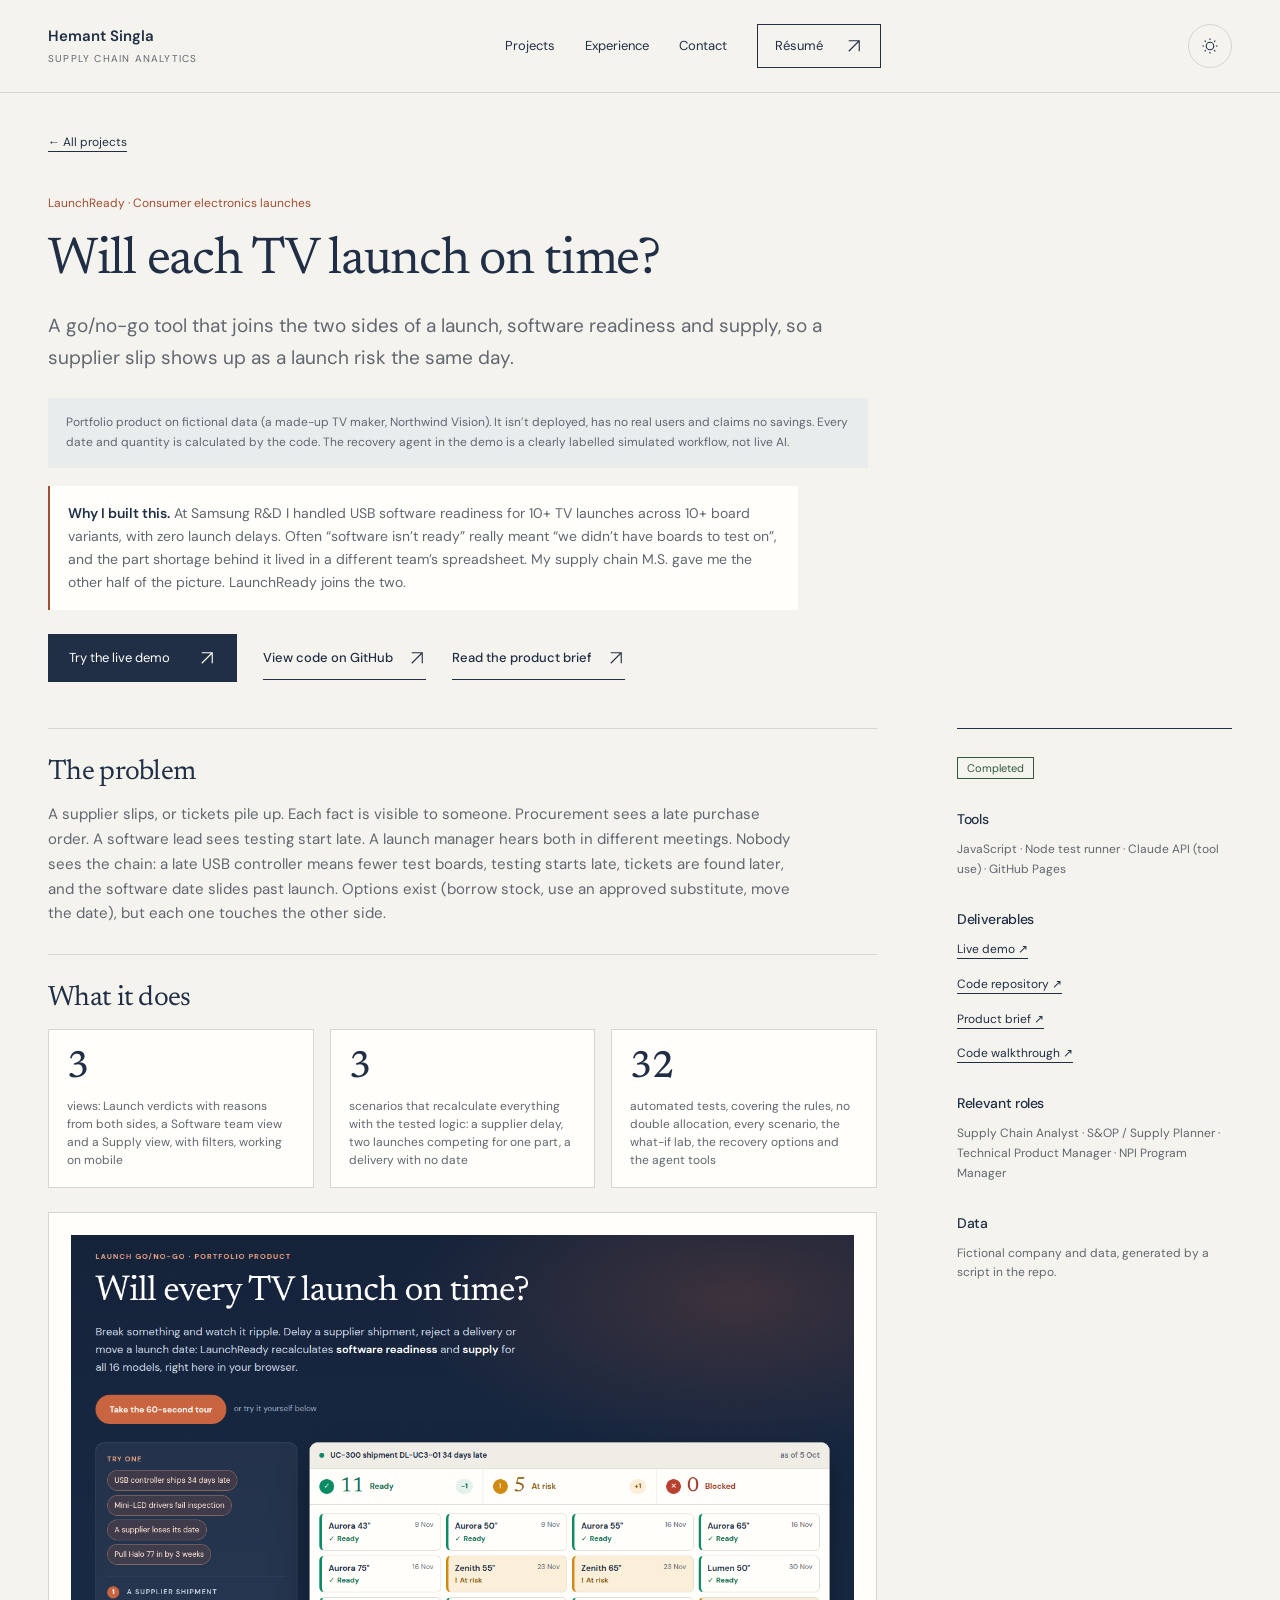
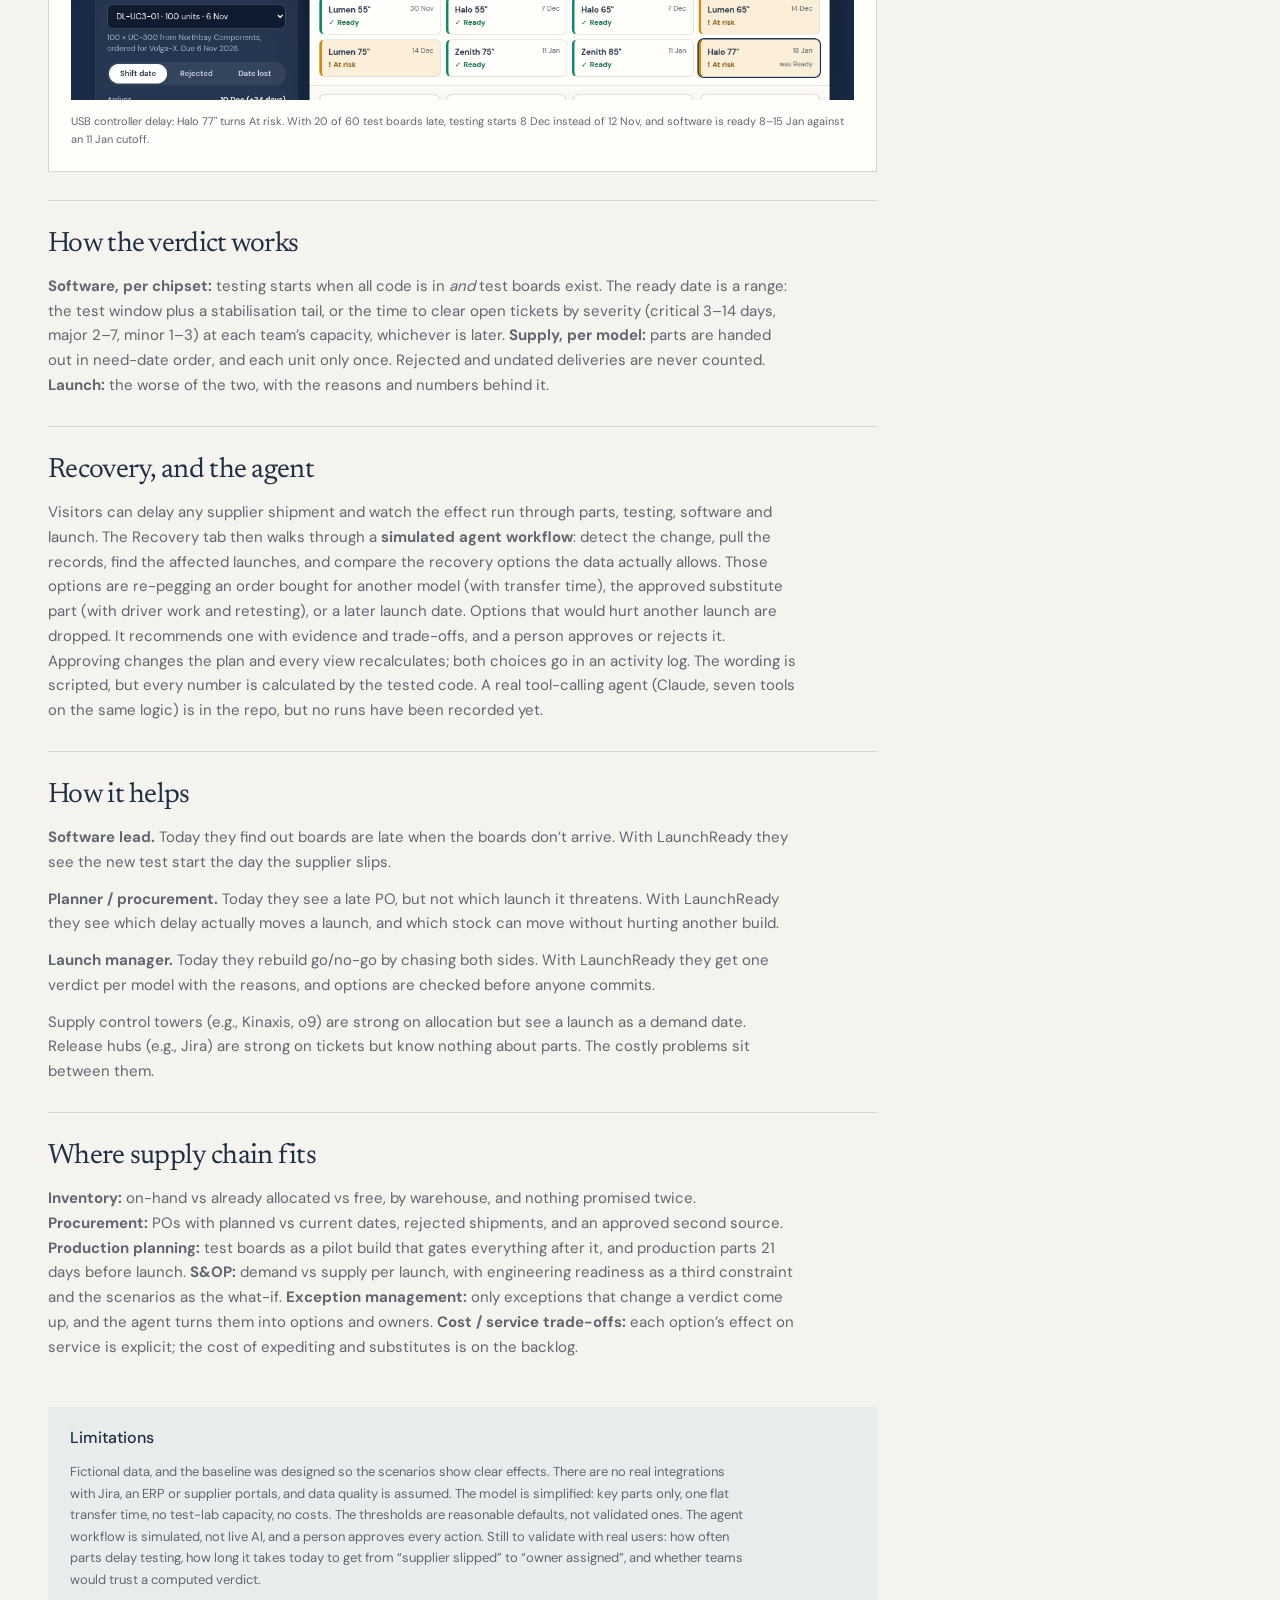
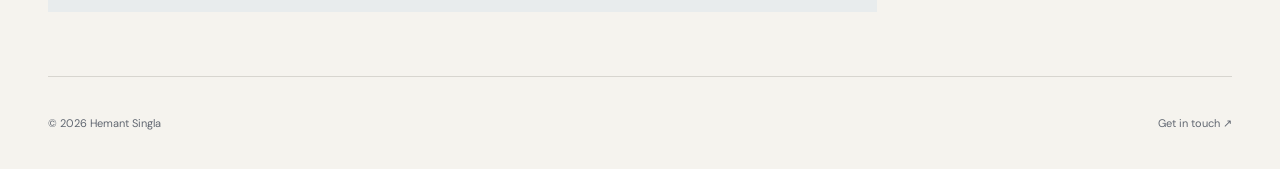
<file: projects/launchready.html>
<!doctype html><html lang="en"><head><meta charset="utf-8"><meta name="viewport" content="width=device-width,initial-scale=1"><meta name="description" content="LaunchReady: a launch go/no-go tool that joins software readiness and supply for a fictional TV maker. A portfolio product by Hemant Singla."><title>LaunchReady | Hemant Singla</title><link rel="icon" href="../assets/hemant-singla.jpg" type="image/jpeg"><script>(function(){var d=document.documentElement;d.classList.add('js');try{var t=localStorage.getItem('theme');if(t==='dark'||t==='light')d.setAttribute('data-theme',t)}catch(e){}})();</script><link rel="stylesheet" href="../assets/style.css?v=story-10"><script defer src="../assets/main.js?v=story-6"></script></head><body><a class="skip" href="#main">Skip to content</a><header class="header"><div class="wrap nav"><a class="brand" href="../index.html" aria-label="Hemant Singla home"><span>Hemant Singla<small>Supply chain analytics</small></span></a><button class="menu-toggle" aria-expanded="false" aria-controls="navigation">Menu</button><nav id="navigation" class="nav-links" aria-label="Main navigation"><a href="../index.html#work">Projects</a><a href="../index.html#about">Experience</a><a href="../index.html#contact">Contact</a><a class="resume-link" href="../assets/Hemant_Singla_Resume.pdf" target="_blank" rel="noopener">Résumé <svg viewBox="0 0 24 24" aria-hidden="true" class="icon"><path d="M5 19 19 5M5 5h14v14"/></svg></a></nav></div></header><main class="wrap case-main" id="main"><a class="breadcrumb" href="../index.html#work">← All projects</a><div class="case-hero"><div class="eyebrow">LaunchReady · Consumer electronics launches</div><h1>Will each TV launch on time?</h1><p>A go/no-go tool that joins the two sides of a launch, software readiness and supply, so a supplier slip shows up as a launch risk the same day.</p><div class="status-callout">Portfolio product on fictional data (a made-up TV maker, Northwind Vision). It isn’t deployed, has no real users and claims no savings. Every date and quantity is calculated by the code. The recovery agent in the demo is a clearly labelled simulated workflow, not live AI.</div><div class="why-box"><strong>Why I built this.</strong> At Samsung R&amp;D I handled USB software readiness for 10+ TV launches across 10+ board variants, with zero launch delays. Often “software isn’t ready” really meant “we didn’t have boards to test on”, and the part shortage behind it lived in a different team’s spreadsheet. My supply chain M.S. gave me the other half of the picture. LaunchReady joins the two.</div><div class="case-actions"><a class="button" href="https://hemant-singla.github.io/launchready/" target="_blank" rel="noopener noreferrer">Try the live demo <svg viewBox="0 0 24 24" aria-hidden="true" class="icon"><path d="M5 19 19 5M5 5h14v14"/></svg></a><a class="text-link" href="https://github.com/hemant-singla/launchready" target="_blank" rel="noopener noreferrer">View code on GitHub <svg viewBox="0 0 24 24" aria-hidden="true" class="icon"><path d="M5 19 19 5M5 5h14v14"/></svg></a><a class="text-link" href="https://github.com/hemant-singla/launchready/blob/main/docs/PRODUCT_BRIEF.md" target="_blank" rel="noopener noreferrer">Read the product brief <svg viewBox="0 0 24 24" aria-hidden="true" class="icon"><path d="M5 19 19 5M5 5h14v14"/></svg></a></div></div><div class="case-layout"><div>
<section class="case-block"><h2>The problem</h2><p>A supplier slips, or tickets pile up. Each fact is visible to someone. Procurement sees a late purchase order. A software lead sees testing start late. A launch manager hears both in different meetings. Nobody sees the chain: a late USB controller means fewer test boards, testing starts late, tickets are found later, and the software date slides past launch. Options exist (borrow stock, use an approved substitute, move the date), but each one touches the other side.</p></section>
<section class="case-block"><h2>What it does</h2><ul class="result-stats"><li><strong>3</strong><span>views: Launch verdicts with reasons from both sides, a Software team view and a Supply view, with filters, working on mobile</span></li><li><strong>3</strong><span>scenarios that recalculate everything with the tested logic: a supplier delay, two launches competing for one part, a delivery with no date</span></li><li><strong>32</strong><span>automated tests, covering the rules, no double allocation, every scenario, the what-if lab, the recovery options and the agent tools</span></li></ul><figure class="case-data"><img src="../assets/launchready-launch.png" alt="LaunchReady launch view: the USB controller delay scenario turns Halo 77 At risk, with software and supply reasons side by side" class="case-image"><figcaption>USB controller delay: Halo 77" turns At risk. With 20 of 60 test boards late, testing starts 8 Dec instead of 12 Nov, and software is ready 8–15 Jan against an 11 Jan cutoff.</figcaption></figure></section>
<section class="case-block"><h2>How the verdict works</h2><p><strong>Software, per chipset:</strong> testing starts when all code is in <em>and</em> test boards exist. The ready date is a range: the test window plus a stabilisation tail, or the time to clear open tickets by severity (critical 3–14 days, major 2–7, minor 1–3) at each team’s capacity, whichever is later. <strong>Supply, per model:</strong> parts are handed out in need-date order, and each unit only once. Rejected and undated deliveries are never counted. <strong>Launch:</strong> the worse of the two, with the reasons and numbers behind it.</p></section>
<section class="case-block"><h2>Recovery, and the agent</h2><p>Visitors can delay any supplier shipment and watch the effect run through parts, testing, software and launch. The Recovery tab then walks through a <strong>simulated agent workflow</strong>: detect the change, pull the records, find the affected launches, and compare the recovery options the data actually allows. Those options are re-pegging an order bought for another model (with transfer time), the approved substitute part (with driver work and retesting), or a later launch date. Options that would hurt another launch are dropped. It recommends one with evidence and trade-offs, and a person approves or rejects it. Approving changes the plan and every view recalculates; both choices go in an activity log. The wording is scripted, but every number is calculated by the tested code. A real tool-calling agent (Claude, seven tools on the same logic) is in the repo, but no runs have been recorded yet.</p></section>
<section class="case-block"><h2>How it helps</h2><p><strong>Software lead.</strong> Today they find out boards are late when the boards don’t arrive. With LaunchReady they see the new test start the day the supplier slips.</p><p><strong>Planner / procurement.</strong> Today they see a late PO, but not which launch it threatens. With LaunchReady they see which delay actually moves a launch, and which stock can move without hurting another build.</p><p><strong>Launch manager.</strong> Today they rebuild go/no-go by chasing both sides. With LaunchReady they get one verdict per model with the reasons, and options are checked before anyone commits.</p><p>Supply control towers (e.g., Kinaxis, o9) are strong on allocation but see a launch as a demand date. Release hubs (e.g., Jira) are strong on tickets but know nothing about parts. The costly problems sit between them.</p></section>
<section class="case-block"><h2>Where supply chain fits</h2><p><strong>Inventory:</strong> on-hand vs already allocated vs free, by warehouse, and nothing promised twice. <strong>Procurement:</strong> POs with planned vs current dates, rejected shipments, and an approved second source. <strong>Production planning:</strong> test boards as a pilot build that gates everything after it, and production parts 21 days before launch. <strong>S&amp;OP:</strong> demand vs supply per launch, with engineering readiness as a third constraint and the scenarios as the what-if. <strong>Exception management:</strong> only exceptions that change a verdict come up, and the agent turns them into options and owners. <strong>Cost / service trade-offs:</strong> each option’s effect on service is explicit; the cost of expediting and substitutes is on the backlog.</p></section>
<section class="case-block case-limitations"><h2>Limitations</h2><p>Fictional data, and the baseline was designed so the scenarios show clear effects. There are no real integrations with Jira, an ERP or supplier portals, and data quality is assumed. The model is simplified: key parts only, one flat transfer time, no test-lab capacity, no costs. The thresholds are reasonable defaults, not validated ones. The agent workflow is simulated, not live AI, and a person approves every action. Still to validate with real users: how often parts delay testing, how long it takes today to get from “supplier slipped” to “owner assigned”, and whether teams would trust a computed verdict.</p></section></div>
<aside class="case-aside" aria-label="Project details"><span class="status status-done">Completed</span><h3>Tools</h3><p>JavaScript · Node test runner · Claude API (tool use) · GitHub Pages</p><h3>Deliverables</h3><div class="source-links"><a href="https://hemant-singla.github.io/launchready/" target="_blank" rel="noopener noreferrer">Live demo ↗</a><a href="https://github.com/hemant-singla/launchready" target="_blank" rel="noopener noreferrer">Code repository ↗</a><a href="https://github.com/hemant-singla/launchready/blob/main/docs/PRODUCT_BRIEF.md" target="_blank" rel="noopener noreferrer">Product brief ↗</a><a href="https://github.com/hemant-singla/launchready/blob/main/docs/CODE_WALKTHROUGH.md" target="_blank" rel="noopener noreferrer">Code walkthrough ↗</a></div><h3>Relevant roles</h3><p>Supply Chain Analyst · S&amp;OP / Supply Planner · Technical Product Manager · NPI Program Manager</p><h3>Data</h3><p>Fictional company and data, generated by a script in the repo.</p></aside></div></main><footer class="wrap footer"><span>© 2026 Hemant Singla</span><a href="../index.html#contact">Get in touch ↗</a></footer></body></html>
</file>
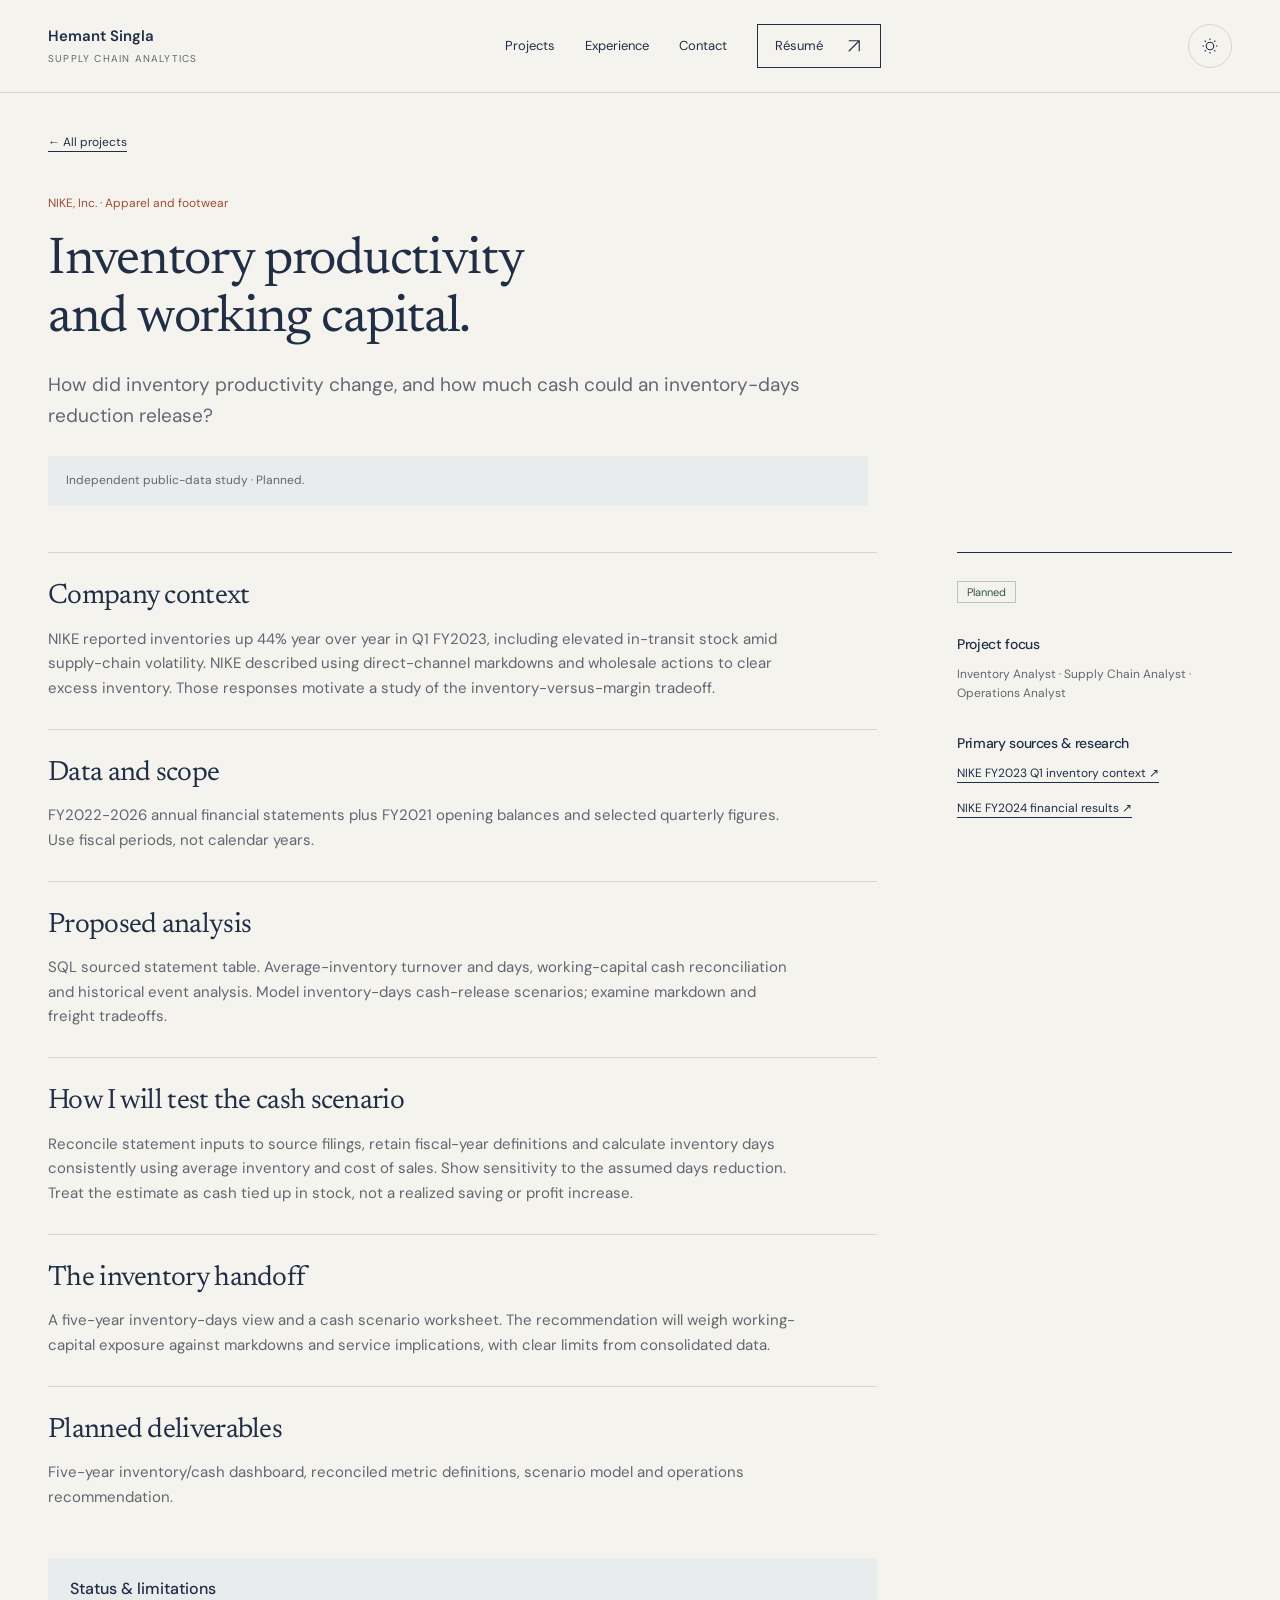
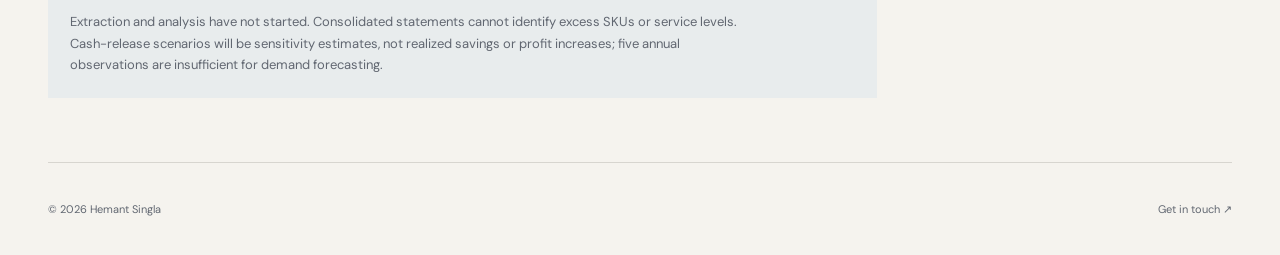
<file: projects/nike.html>
<!doctype html><html lang="en"><head><meta charset="utf-8"><meta name="viewport" content="width=device-width,initial-scale=1"><meta name="description" content="Inventory productivity and working capital  ·  an independent supply-chain project plan by Hemant Singla."><title>NIKE, Inc. | Hemant Singla</title><link rel="icon" href="../assets/hemant-singla.jpg" type="image/jpeg"><script>(function(){var d=document.documentElement;d.classList.add('js');try{var t=localStorage.getItem('theme');if(t==='dark'||t==='light')d.setAttribute('data-theme',t)}catch(e){}})();</script><link rel="stylesheet" href="../assets/style.css?v=story-10"><script defer src="../assets/main.js?v=story-6"></script></head><body><a class="skip" href="#main">Skip to content</a><header class="header"><div class="wrap nav"><a class="brand" href="../index.html" aria-label="Hemant Singla home"><span>Hemant Singla<small>Supply chain analytics</small></span></a><button class="menu-toggle" aria-expanded="false" aria-controls="navigation">Menu</button><nav id="navigation" class="nav-links" aria-label="Main navigation"><a href="../index.html#work">Projects</a><a href="../index.html#about">Experience</a><a href="../index.html#contact">Contact</a><a class="resume-link" href="../assets/Hemant_Singla_Resume.pdf" target="_blank" rel="noopener">Résumé <svg viewBox="0 0 24 24" aria-hidden="true" class="icon"><path d="M5 19 19 5M5 5h14v14"/></svg></a></nav></div></header><main class="wrap case-main" id="main"><a class="breadcrumb" href="../index.html#work">← All projects</a><div class="case-hero"><div class="eyebrow">NIKE, Inc. · Apparel and footwear</div><h1>Inventory productivity and working capital.</h1><p>How did inventory productivity change, and how much cash could an inventory-days reduction release?</p><div class="status-callout">Independent public-data study · Planned.</div></div><div class="case-layout"><div><section class="case-block"><h2>Company context</h2><p>NIKE reported inventories up 44% year over year in Q1 FY2023, including elevated in-transit stock amid supply-chain volatility. NIKE described using direct-channel markdowns and wholesale actions to clear excess inventory. Those responses motivate a study of the inventory-versus-margin tradeoff.</p></section><section class="case-block"><h2>Data and scope</h2><p>FY2022-2026 annual financial statements plus FY2021 opening balances and selected quarterly figures. Use fiscal periods, not calendar years.</p></section><section class="case-block"><h2>Proposed analysis</h2><p>SQL sourced statement table. Average-inventory turnover and days, working-capital cash reconciliation and historical event analysis. Model inventory-days cash-release scenarios; examine markdown and freight tradeoffs.</p></section><section class="case-block"><h2>How I will test the cash scenario</h2><p>Reconcile statement inputs to source filings, retain fiscal-year definitions and calculate inventory days consistently using average inventory and cost of sales. Show sensitivity to the assumed days reduction. Treat the estimate as cash tied up in stock, not a realized saving or profit increase.</p></section><section class="case-block"><h2>The inventory handoff</h2><p>A five-year inventory-days view and a cash scenario worksheet. The recommendation will weigh working-capital exposure against markdowns and service implications, with clear limits from consolidated data.</p></section><section class="case-block"><h2>Planned deliverables</h2><p>Five-year inventory/cash dashboard, reconciled metric definitions, scenario model and operations recommendation.</p></section><section class="case-block case-limitations"><h2>Status &amp; limitations</h2><p>Extraction and analysis have not started. Consolidated statements cannot identify excess SKUs or service levels. Cash-release scenarios will be sensitivity estimates, not realized savings or profit increases; five annual observations are insufficient for demand forecasting.</p></section></div><aside class="case-aside" aria-label="Project details"><span class="status">Planned</span><h3>Project focus</h3><p>Inventory Analyst · Supply Chain Analyst · Operations Analyst</p><h3>Primary sources &amp; research</h3><div class="source-links"><a href="https://s1.q4cdn.com/806093406/files/doc_financials/2023/q1/FY23-Q1-Combined-NIKE-Press-Release-Schedules-FINAL.pdf" target="_blank" rel="noopener noreferrer">NIKE FY2023 Q1 inventory context ↗</a><a href="https://investors.nike.com/investors/news-events-and-reports/investor-news/investor-news-details/2024/NIKE-Inc.-Reports-Fiscal-2024-Fourth-Quarter-and-Full-Year-Results/" target="_blank" rel="noopener noreferrer">NIKE FY2024 financial results ↗</a></div></aside></div></main><footer class="wrap footer"><span>© 2026 Hemant Singla</span><a href="../index.html#contact">Get in touch ↗</a></footer></body></html>
</file>
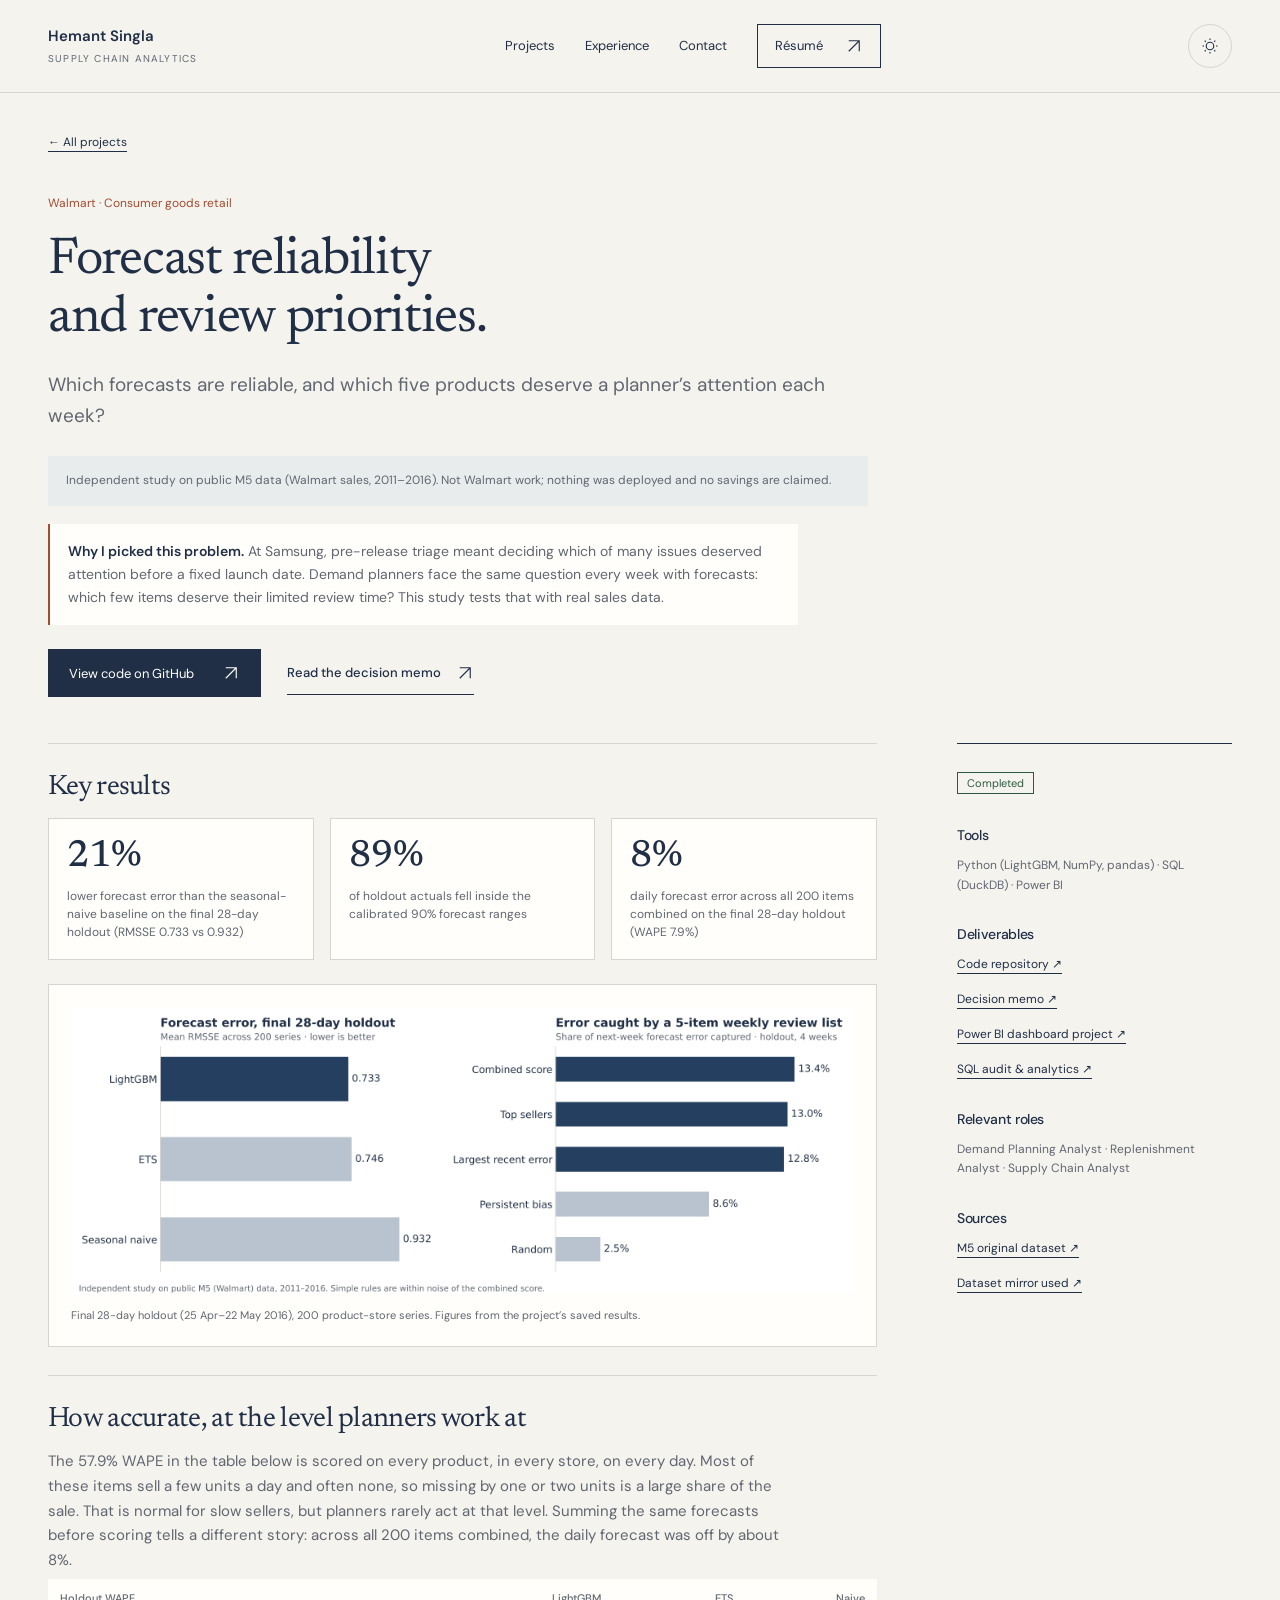
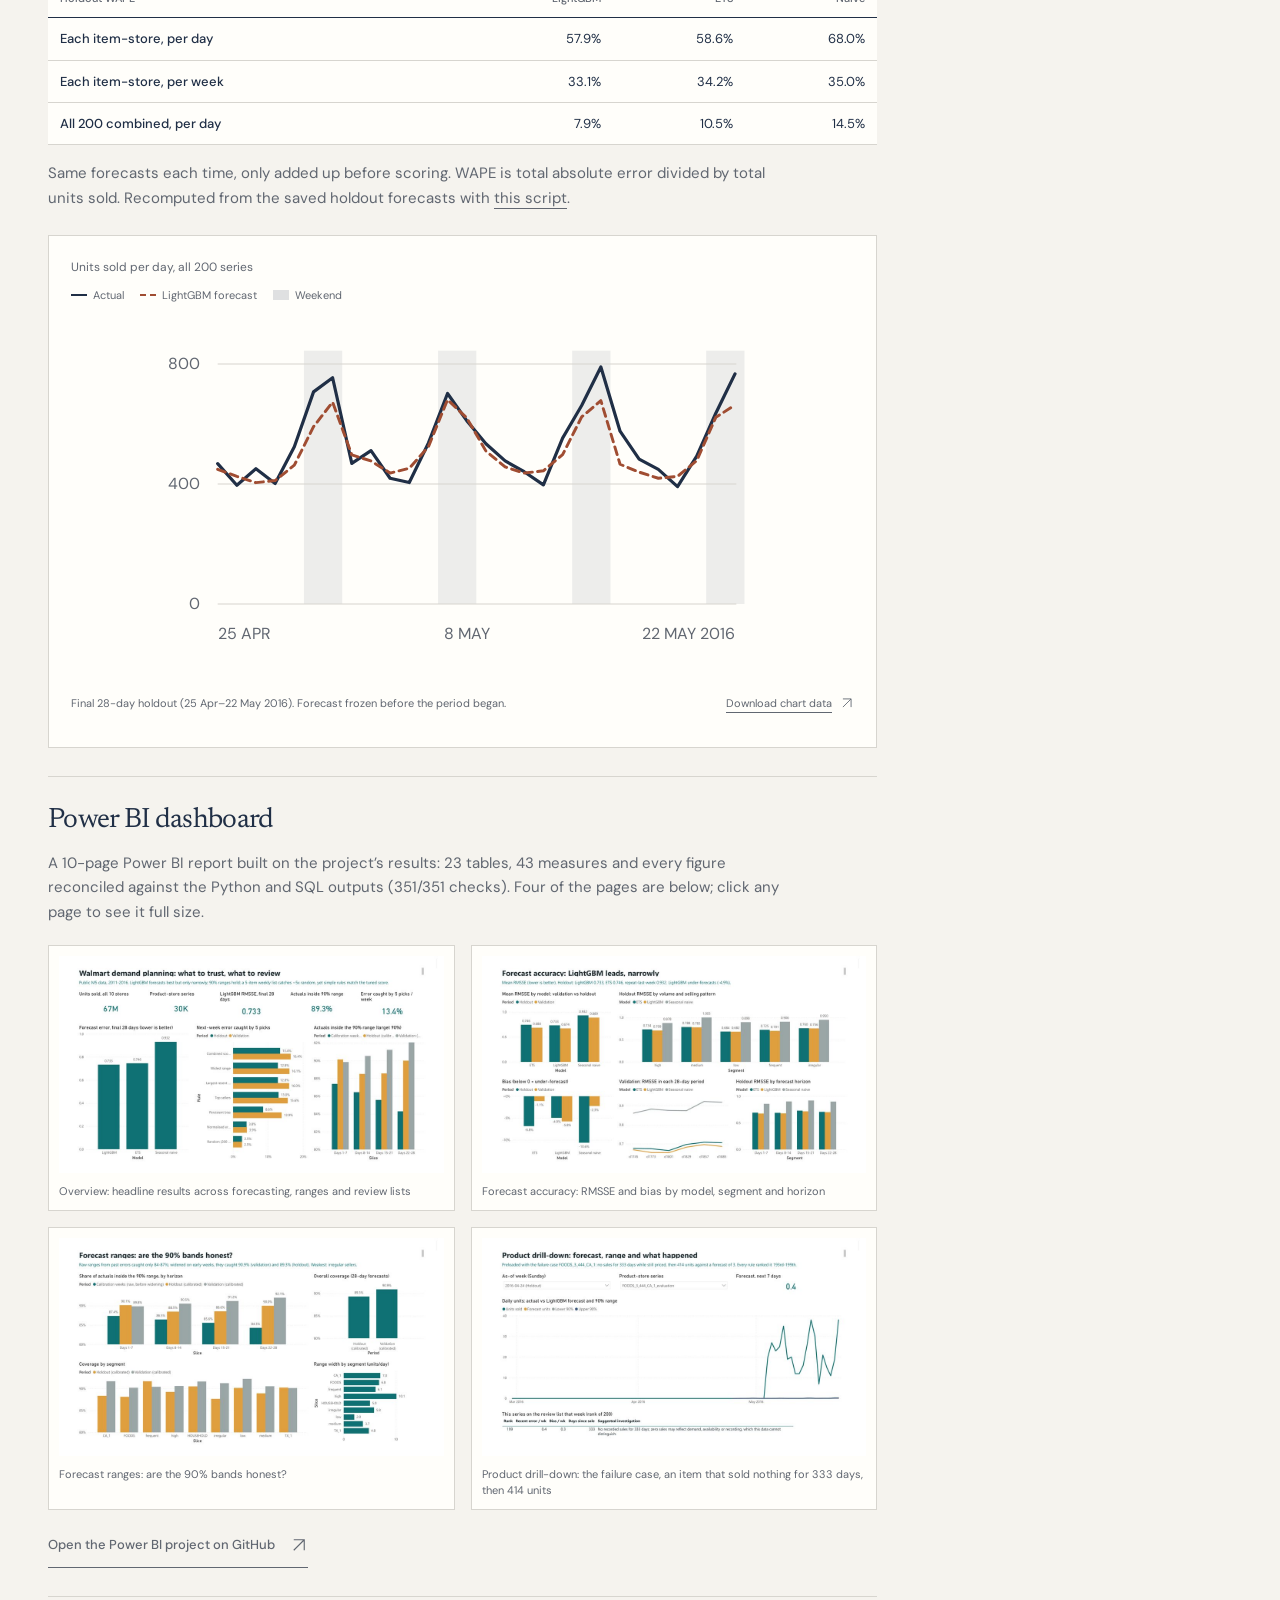
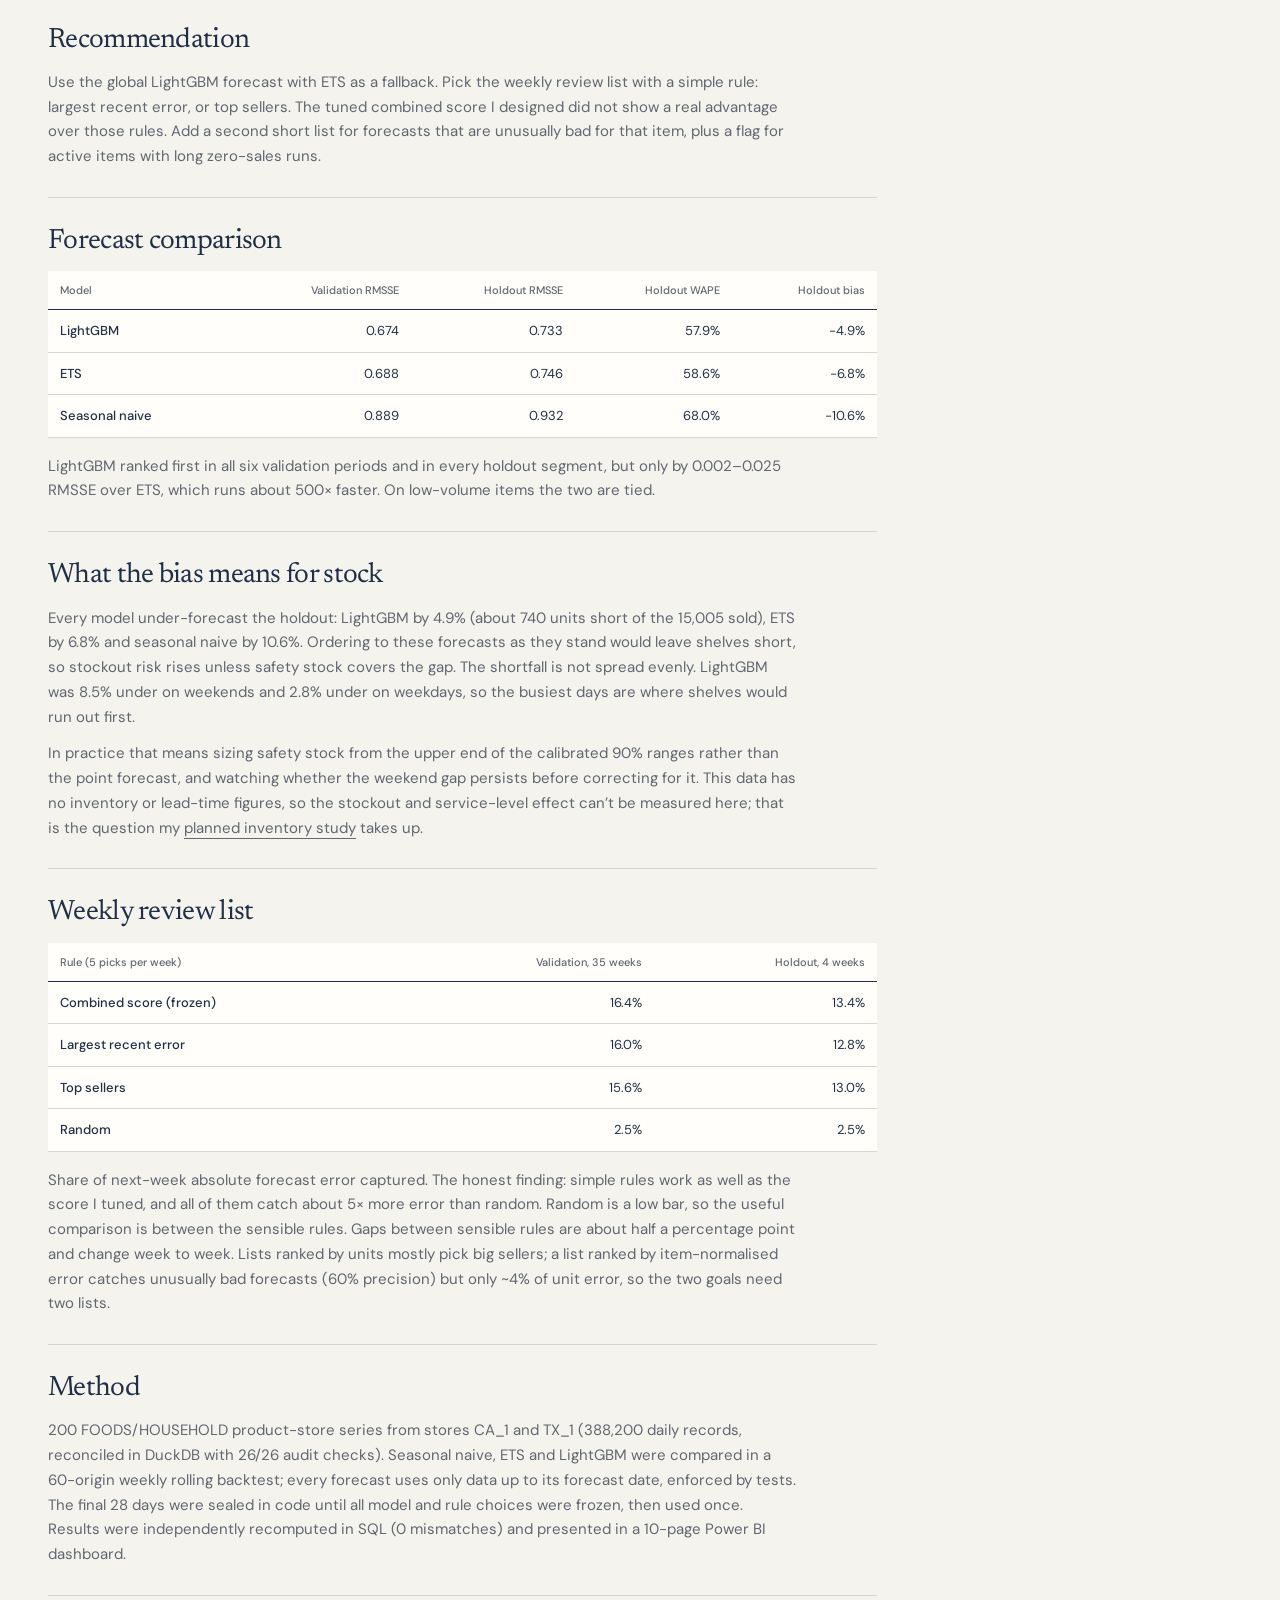
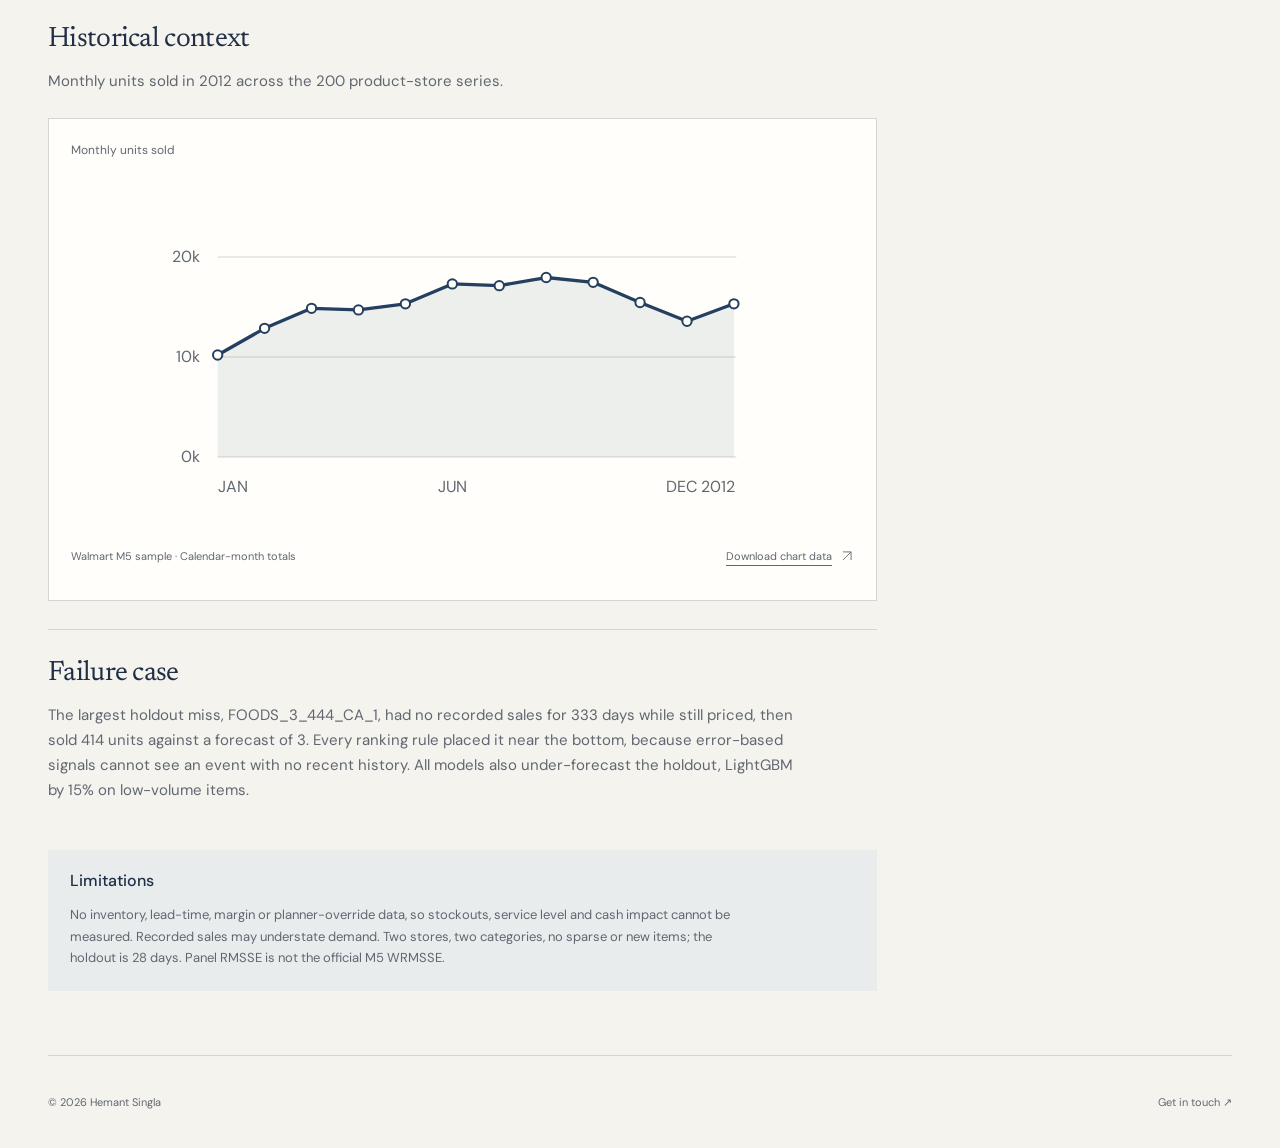
<file: projects/walmart.html>
<!doctype html><html lang="en"><head><meta charset="utf-8"><meta name="viewport" content="width=device-width,initial-scale=1"><meta name="description" content="Forecast reliability and review priorities  ·  an independent supply-chain case study by Hemant Singla: LightGBM, ETS and seasonal-naive forecasts on public Walmart M5 data."><title>Walmart | Hemant Singla</title><link rel="icon" href="../assets/hemant-singla.jpg" type="image/jpeg"><script>(function(){var d=document.documentElement;d.classList.add('js');try{var t=localStorage.getItem('theme');if(t==='dark'||t==='light')d.setAttribute('data-theme',t)}catch(e){}})();</script><link rel="stylesheet" href="../assets/style.css?v=story-10"><script defer src="../assets/main.js?v=story-6"></script></head><body><a class="skip" href="#main">Skip to content</a><header class="header"><div class="wrap nav"><a class="brand" href="../index.html" aria-label="Hemant Singla home"><span>Hemant Singla<small>Supply chain analytics</small></span></a><button class="menu-toggle" aria-expanded="false" aria-controls="navigation">Menu</button><nav id="navigation" class="nav-links" aria-label="Main navigation"><a href="../index.html#work">Projects</a><a href="../index.html#about">Experience</a><a href="../index.html#contact">Contact</a><a class="resume-link" href="../assets/Hemant_Singla_Resume.pdf" target="_blank" rel="noopener">Résumé <svg viewBox="0 0 24 24" aria-hidden="true" class="icon"><path d="M5 19 19 5M5 5h14v14"/></svg></a></nav></div></header><main class="wrap case-main" id="main"><a class="breadcrumb" href="../index.html#work">← All projects</a><div class="case-hero"><div class="eyebrow">Walmart · Consumer goods retail</div><h1>Forecast reliability and review priorities.</h1><p>Which forecasts are reliable, and which five products deserve a planner’s attention each week?</p><div class="status-callout">Independent study on public M5 data (Walmart sales, 2011–2016). Not Walmart work; nothing was deployed and no savings are claimed.</div><div class="why-box"><strong>Why I picked this problem.</strong> At Samsung, pre-release triage meant deciding which of many issues deserved attention before a fixed launch date. Demand planners face the same question every week with forecasts: which few items deserve their limited review time? This study tests that with real sales data.</div><div class="case-actions"><a class="button" href="https://github.com/hemant-singla/walmart-demand-planning" target="_blank" rel="noopener noreferrer">View code on GitHub <svg viewBox="0 0 24 24" aria-hidden="true" class="icon"><path d="M5 19 19 5M5 5h14v14"/></svg></a><a class="text-link" href="https://github.com/hemant-singla/walmart-demand-planning/blob/main/docs/memo.md" target="_blank" rel="noopener noreferrer">Read the decision memo <svg viewBox="0 0 24 24" aria-hidden="true" class="icon"><path d="M5 19 19 5M5 5h14v14"/></svg></a></div></div><div class="case-layout"><div>
<section class="case-block"><h2>Key results</h2><ul class="result-stats"><li><strong>21%</strong><span>lower forecast error than the seasonal-naive baseline on the final 28-day holdout (RMSSE 0.733 vs 0.932)</span></li><li><strong>89%</strong><span>of holdout actuals fell inside the calibrated 90% forecast ranges</span></li><li><strong>8%</strong><span>daily forecast error across all 200 items combined on the final 28-day holdout (WAPE 7.9%)</span></li></ul><figure class="case-data"><img src="../assets/walmart-results.png" width="1920" height="704" alt="Two bar charts. Holdout mean RMSSE: LightGBM 0.733, ETS 0.746, seasonal naive 0.932. Share of next-week error caught by a 5-item review list: combined score 13.4%, top sellers 13.0%, largest recent error 12.8%, persistent bias 8.6%, random 2.5%." class="case-image"><figcaption>Final 28-day holdout (25 Apr–22 May 2016), 200 product-store series. Figures from the project’s saved results.</figcaption></figure></section>
<section class="case-block" id="accuracy"><h2>How accurate, at the level planners work at</h2><p>The 57.9% WAPE in the table below is scored on every product, in every store, on every day. Most of these items sell a few units a day and often none, so missing by one or two units is a large share of the sale. That is normal for slow sellers, but planners rarely act at that level. Summing the same forecasts before scoring tells a different story: across all 200 items combined, the daily forecast was off by about 8%.</p><div class="table-scroll"><table class="data-table"><thead><tr><th scope="col">Holdout WAPE</th><th scope="col">LightGBM</th><th scope="col">ETS</th><th scope="col">Naive</th></tr></thead><tbody><tr><th scope="row">Each item-store, per day</th><td>57.9%</td><td>58.6%</td><td>68.0%</td></tr><tr><th scope="row">Each item-store, per week</th><td>33.1%</td><td>34.2%</td><td>35.0%</td></tr><tr><th scope="row">All 200 combined, per day</th><td>7.9%</td><td>10.5%</td><td>14.5%</td></tr></tbody></table></div><p>Same forecasts each time, only added up before scoring. WAPE is total absolute error divided by total units sold. Recomputed from the saved holdout forecasts with <a href="https://github.com/hemant-singla/walmart-demand-planning/blob/main/scripts/accuracy_by_level.py" target="_blank" rel="noopener noreferrer">this script</a>.</p><figure class="case-data"><div class="chart-unit">Units sold per day, all 200 series</div><div class="fva-legend" aria-hidden="true"><span class="lg-a">Actual</span><span class="lg-f">LightGBM forecast</span><span class="lg-w">Weekend</span></div><svg class="sales-chart fva-chart" viewBox="0 0 480 280" role="img" aria-labelledby="fva-title fva-desc"><title id="fva-title">Forecast vs actual, final 28-day holdout, all 200 series combined</title><desc id="fva-desc">Daily units sold across the 200 product-store series from 25 April to 22 May 2016, against the LightGBM forecast frozen before the period began. Actual sales ranged from 391 to 790 units a day; the forecast follows the weekly pattern but runs under the weekend peaks, for example 790 sold against 678 forecast on Sunday 15 May. Over the 28 days the forecast was off by 7.9% of units sold.</desc><g class="fva-weekend"><rect x="120.7" y="32" width="28.7" height="190"/><rect x="221.3" y="32" width="28.7" height="190"/><rect x="321.9" y="32" width="28.7" height="190"/><rect x="422.4" y="32" width="28.7" height="190"/></g><g class="chart-grid"><g><line x1="56" y1="222.0" x2="445" y2="222.0"/><text x="43" y="226.0" text-anchor="end">0</text></g><g><line x1="56" y1="132.0" x2="445" y2="132.0"/><text x="43" y="136.0" text-anchor="end">400</text></g><g><line x1="56" y1="42.0" x2="445" y2="42.0"/><text x="43" y="46.0" text-anchor="end">800</text></g></g><polyline class="fva-actual" points="56.0,116.7 70.4,132.9 84.7,120.5 99.1,131.6 113.5,104.1 127.9,62.9 142.2,52.3 156.6,116.5 171.0,107.0 185.3,127.7 199.7,130.9 214.1,101.2 228.4,64.1 242.8,84.5 257.2,101.8 271.6,114.7 285.9,122.8 300.3,132.7 314.7,97.6 329.0,73.1 343.4,44.2 357.8,92.4 372.1,113.3 386.5,121.0 400.9,134.0 415.3,111.1 429.6,78.9 444.0,49.4"/><polyline class="fva-forecast" points="56.0,121.0 70.4,126.3 84.7,131.0 99.1,129.4 113.5,117.9 127.9,89.0 142.2,70.6 156.6,110.2 171.0,114.7 185.3,123.8 199.7,120.2 214.1,104.0 228.4,68.8 242.8,82.4 257.2,107.3 271.6,119.2 285.9,123.8 300.3,122.1 314.7,110.0 329.0,81.7 343.4,69.5 357.8,117.2 372.1,123.1 386.5,127.7 400.9,126.3 415.3,114.5 429.6,82.0 444.0,72.8"/><g class="chart-labels"><text x="56" y="248">25 APR</text><text x="242.8" y="248" text-anchor="middle">8 MAY</text><text x="444" y="248" text-anchor="end">22 MAY 2016</text></g></svg><figcaption>Final 28-day holdout (25 Apr–22 May 2016). Forecast frozen before the period began. <a href="../assets/walmart-holdout-daily.csv" download>Download chart data <svg viewBox="0 0 24 24" aria-hidden="true" class="icon"><path d="M5 19 19 5M5 5h14v14"/></svg></a></figcaption></figure></section>
<section class="case-block" id="dashboard"><h2>Power BI dashboard</h2><p>A 10-page Power BI report built on the project’s results: 23 tables, 43 measures and every figure reconciled against the Python and SQL outputs (351/351 checks). Four of the pages are below; click any page to see it full size.</p><div class="dash-gallery"><figure class="dash-item"><a href="../assets/dashboard/overview.jpg" target="_blank" rel="noopener"><img src="../assets/dashboard/overview-thumb.jpg" width="1000" height="566" loading="lazy" alt="Power BI dashboard page. Overview: headline results across forecasting, ranges and review lists"></a><figcaption>Overview: headline results across forecasting, ranges and review lists</figcaption></figure><figure class="dash-item"><a href="../assets/dashboard/forecast-accuracy.jpg" target="_blank" rel="noopener"><img src="../assets/dashboard/forecast-accuracy-thumb.jpg" width="1000" height="566" loading="lazy" alt="Power BI dashboard page. Forecast accuracy: RMSSE and bias by model, segment and horizon"></a><figcaption>Forecast accuracy: RMSSE and bias by model, segment and horizon</figcaption></figure><figure class="dash-item"><a href="../assets/dashboard/forecast-ranges.jpg" target="_blank" rel="noopener"><img src="../assets/dashboard/forecast-ranges-thumb.jpg" width="1000" height="566" loading="lazy" alt="Power BI dashboard page. Forecast ranges: are the 90% bands honest?"></a><figcaption>Forecast ranges: are the 90% bands honest?</figcaption></figure><figure class="dash-item"><a href="../assets/dashboard/product-drilldown.jpg" target="_blank" rel="noopener"><img src="../assets/dashboard/product-drilldown-thumb.jpg" width="1000" height="566" loading="lazy" alt="Power BI dashboard page. Product drill-down: the failure case, an item that sold nothing for 333 days, then 414 units"></a><figcaption>Product drill-down: the failure case, an item that sold nothing for 333 days, then 414 units</figcaption></figure></div><p class="dash-note"><a class="text-link" href="https://github.com/hemant-singla/walmart-demand-planning/tree/main/powerbi" target="_blank" rel="noopener noreferrer">Open the Power BI project on GitHub <svg viewBox="0 0 24 24" aria-hidden="true" class="icon"><path d="M5 19 19 5M5 5h14v14"/></svg></a></p></section>
<section class="case-block"><h2>Recommendation</h2><p>Use the global LightGBM forecast with ETS as a fallback. Pick the weekly review list with a simple rule: largest recent error, or top sellers. The tuned combined score I designed did not show a real advantage over those rules. Add a second short list for forecasts that are unusually bad for that item, plus a flag for active items with long zero-sales runs.</p></section>
<section class="case-block"><h2>Forecast comparison</h2><div class="table-scroll"><table class="data-table"><thead><tr><th scope="col">Model</th><th scope="col">Validation RMSSE</th><th scope="col">Holdout RMSSE</th><th scope="col">Holdout WAPE</th><th scope="col">Holdout bias</th></tr></thead><tbody><tr><th scope="row">LightGBM</th><td>0.674</td><td>0.733</td><td>57.9%</td><td>−4.9%</td></tr><tr><th scope="row">ETS</th><td>0.688</td><td>0.746</td><td>58.6%</td><td>−6.8%</td></tr><tr><th scope="row">Seasonal naive</th><td>0.889</td><td>0.932</td><td>68.0%</td><td>−10.6%</td></tr></tbody></table></div><p>LightGBM ranked first in all six validation periods and in every holdout segment, but only by 0.002–0.025 RMSSE over ETS, which runs about 500× faster. On low-volume items the two are tied.</p></section>
<section class="case-block" id="bias"><h2>What the bias means for stock</h2><p>Every model under-forecast the holdout: LightGBM by 4.9% (about 740 units short of the 15,005 sold), ETS by 6.8% and seasonal naive by 10.6%. Ordering to these forecasts as they stand would leave shelves short, so stockout risk rises unless safety stock covers the gap. The shortfall is not spread evenly. LightGBM was 8.5% under on weekends and 2.8% under on weekdays, so the busiest days are where shelves would run out first.</p><p>In practice that means sizing safety stock from the upper end of the calibrated 90% ranges rather than the point forecast, and watching whether the weekend gap persists before correcting for it. This data has no inventory or lead-time figures, so the stockout and service-level effect can’t be measured here; that is the question my <a href="nike.html">planned inventory study</a> takes up.</p></section>
<section class="case-block"><h2>Weekly review list</h2><div class="table-scroll"><table class="data-table"><thead><tr><th scope="col">Rule (5 picks per week)</th><th scope="col">Validation, 35 weeks</th><th scope="col">Holdout, 4 weeks</th></tr></thead><tbody><tr><th scope="row">Combined score (frozen)</th><td>16.4%</td><td>13.4%</td></tr><tr><th scope="row">Largest recent error</th><td>16.0%</td><td>12.8%</td></tr><tr><th scope="row">Top sellers</th><td>15.6%</td><td>13.0%</td></tr><tr><th scope="row">Random</th><td>2.5%</td><td>2.5%</td></tr></tbody></table></div><p>Share of next-week absolute forecast error captured. The honest finding: simple rules work as well as the score I tuned, and all of them catch about 5× more error than random. Random is a low bar, so the useful comparison is between the sensible rules. Gaps between sensible rules are about half a percentage point and change week to week. Lists ranked by units mostly pick big sellers; a list ranked by item-normalised error catches unusually bad forecasts (60% precision) but only ~4% of unit error, so the two goals need two lists.</p></section>
<section class="case-block"><h2>Method</h2><p>200 FOODS/HOUSEHOLD product-store series from stores CA_1 and TX_1 (388,200 daily records, reconciled in DuckDB with 26/26 audit checks). Seasonal naive, ETS and LightGBM were compared in a 60-origin weekly rolling backtest; every forecast uses only data up to its forecast date, enforced by tests. The final 28 days were sealed in code until all model and rule choices were frozen, then used once. Results were independently recomputed in SQL (0 mismatches) and presented in a 10-page Power BI dashboard.</p></section>
<section class="case-block"><h2>Historical context</h2><p>Monthly units sold in 2012 across the 200 product-store series.</p><figure class="case-data"><div class="chart-unit">Monthly units sold</div><svg class="sales-chart" viewBox="0 0 480 280" role="img" aria-labelledby="sales-title sales-desc"><title id="sales-title">Monthly sales in the prepared Walmart sample, 2012</title><desc id="sales-desc">Historical units sold across 200 product-store series. January: 10,197, February: 12,867, March: 14,873, April: 14,702, May: 15,316, June: 17,303, July: 17,136, August: 17,940, September: 17,466, October: 15,457, November: 13,567, December: 15,320. This is a data preview, not a forecast.</desc><g class="chart-grid"><g><line x1="56" y1="222.0" x2="445" y2="222.0"/><text x="43" y="226.0" text-anchor="end">0k</text></g><g><line x1="56" y1="147.0" x2="445" y2="147.0"/><text x="43" y="151.0" text-anchor="end">10k</text></g><g><line x1="56" y1="72.0" x2="445" y2="72.0"/><text x="43" y="76.0" text-anchor="end">20k</text></g></g><path d="M56.0,145.5 L91.2,125.5 L126.4,110.5 L161.6,111.7 L196.8,107.1 L232.0,92.2 L267.2,93.5 L302.4,87.4 L337.6,91.0 L372.8,106.1 L408.0,120.2 L443.2,107.1 L443.2,222 L56,222 Z" class="chart-area"/><path d="M56.0,145.5 L91.2,125.5 L126.4,110.5 L161.6,111.7 L196.8,107.1 L232.0,92.2 L267.2,93.5 L302.4,87.4 L337.6,91.0 L372.8,106.1 L408.0,120.2 L443.2,107.1" class="chart-line"/><circle cx="56.0" cy="145.5" r="3.5" class="chart-point"/><circle cx="91.2" cy="125.5" r="3.5" class="chart-point"/><circle cx="126.4" cy="110.5" r="3.5" class="chart-point"/><circle cx="161.6" cy="111.7" r="3.5" class="chart-point"/><circle cx="196.8" cy="107.1" r="3.5" class="chart-point"/><circle cx="232.0" cy="92.2" r="3.5" class="chart-point"/><circle cx="267.2" cy="93.5" r="3.5" class="chart-point"/><circle cx="302.4" cy="87.4" r="3.5" class="chart-point"/><circle cx="337.6" cy="91.0" r="3.5" class="chart-point"/><circle cx="372.8" cy="106.1" r="3.5" class="chart-point"/><circle cx="408.0" cy="120.2" r="3.5" class="chart-point"/><circle cx="443.2" cy="107.1" r="3.5" class="chart-point"/><g class="chart-labels"><text x="56" y="248">JAN</text><text x="232" y="248" text-anchor="middle">JUN</text><text x="444" y="248" text-anchor="end">DEC 2012</text></g></svg><figcaption>Walmart M5 sample · Calendar-month totals <a href="../assets/walmart-monthly-preview.csv" download>Download chart data <svg viewBox="0 0 24 24" aria-hidden="true" class="icon"><path d="M5 19 19 5M5 5h14v14"/></svg></a></figcaption></figure></section>
<section class="case-block"><h2>Failure case</h2><p>The largest holdout miss, FOODS_3_444_CA_1, had no recorded sales for 333 days while still priced, then sold 414 units against a forecast of 3. Every ranking rule placed it near the bottom, because error-based signals cannot see an event with no recent history. All models also under-forecast the holdout, LightGBM by 15% on low-volume items.</p></section>
<section class="case-block case-limitations"><h2>Limitations</h2><p>No inventory, lead-time, margin or planner-override data, so stockouts, service level and cash impact cannot be measured. Recorded sales may understate demand. Two stores, two categories, no sparse or new items; the holdout is 28 days. Panel RMSSE is not the official M5 WRMSSE.</p></section></div>
<aside class="case-aside" aria-label="Project details"><span class="status status-done">Completed</span><h3>Tools</h3><p>Python (LightGBM, NumPy, pandas) · SQL (DuckDB) · Power BI</p><h3>Deliverables</h3><div class="source-links"><a href="https://github.com/hemant-singla/walmart-demand-planning" target="_blank" rel="noopener noreferrer">Code repository ↗</a><a href="https://github.com/hemant-singla/walmart-demand-planning/blob/main/docs/memo.md" target="_blank" rel="noopener noreferrer">Decision memo ↗</a><a href="https://github.com/hemant-singla/walmart-demand-planning/tree/main/powerbi" target="_blank" rel="noopener noreferrer">Power BI dashboard project ↗</a><a href="https://github.com/hemant-singla/walmart-demand-planning/tree/main/sql" target="_blank" rel="noopener noreferrer">SQL audit &amp; analytics ↗</a></div><h3>Relevant roles</h3><p>Demand Planning Analyst · Replenishment Analyst · Supply Chain Analyst</p><h3>Sources</h3><div class="source-links"><a href="https://www.kaggle.com/competitions/m5-forecasting-accuracy/data" target="_blank" rel="noopener noreferrer">M5 original dataset ↗</a><a href="https://zenodo.org/records/10203108" target="_blank" rel="noopener noreferrer">Dataset mirror used ↗</a></div></aside></div></main><footer class="wrap footer"><span>© 2026 Hemant Singla</span><a href="../index.html#contact">Get in touch ↗</a></footer></body></html>
</file>
<file: assets/v2.css>
/* Portfolio v2. Night shift by default, a daylight theme on the toggle. */
:root{--bg:#090c11;--bg2:#0e131a;--panel:#121821;--ink:#eef1f4;--muted:#8a94a3;--line:#1f2733;--sig:#ff5a1f;--cy:#5ad1ff;--go:#4ade80;--warn:#ffb547;--case:var(--sig);
  --disp:'Bricolage Grotesque',ui-sans-serif,system-ui,sans-serif;--mono:'JetBrains Mono',ui-monospace,Menlo,Consolas,monospace;--pad:clamp(20px,5vw,72px);color-scheme:dark}
:root[data-theme=light]{--bg:#f1eee7;--bg2:#e9e5dc;--panel:#fbfaf6;--ink:#11151b;--muted:#5d6570;--line:#d6d1c6;--sig:#e2480f;--cy:#0a7fb5;--go:#178a45;--warn:#b86e00;color-scheme:light}
*{box-sizing:border-box}
html{scroll-behavior:smooth;scroll-padding-top:80px}
body{margin:0;background:var(--bg);color:var(--ink);font:400 16px/1.6 var(--disp);font-variation-settings:'opsz' 14;-webkit-font-smoothing:antialiased;overflow-x:hidden;transition:background-color .8s ease}
body.case-on{background:color-mix(in oklab,var(--bg) 88%,var(--case))}
a{color:inherit}button{font:inherit;color:inherit;cursor:pointer}
h1,h2,h3,p{margin:0}img,svg{display:block;max-width:100%}
::selection{background:var(--sig);color:#fff}
:focus-visible{outline:2px solid var(--sig);outline-offset:4px;border-radius:4px}
.skip{position:absolute;left:-9999px}.skip:focus{left:12px;top:12px;z-index:99;background:var(--panel);padding:10px 14px}
.eyebrow,.kicker{font:500 12px/1.3 var(--mono);letter-spacing:.12em;text-transform:uppercase;color:var(--sig)}

/* progress + top bar */
.progress{position:fixed;inset:0 0 auto;height:2px;z-index:60}.progress i{display:block;height:100%;background:var(--sig);transform-origin:0 50%;transform:scaleX(0)}
.top{position:fixed;inset:0 0 auto;z-index:50;display:flex;align-items:center;justify-content:space-between;gap:20px;padding:14px var(--pad);transition:background .3s,border-color .3s;border-bottom:1px solid transparent}
.top.scrolled{background:color-mix(in oklab,var(--bg) 82%,transparent);backdrop-filter:blur(14px);-webkit-backdrop-filter:blur(14px);border-color:var(--line)}
.mark{display:flex;align-items:center;gap:10px;text-decoration:none}
.mark span{display:grid;place-items:center;width:38px;height:38px;border-radius:10px;background:var(--sig);color:#fff;font:800 15px/1 var(--disp);letter-spacing:-.02em}
.mark small{font:500 10px/1.25 var(--mono);text-transform:uppercase;letter-spacing:.1em;color:var(--muted)}
.links{display:flex;gap:4px;padding:4px;border:1px solid var(--line);border-radius:99px;background:color-mix(in oklab,var(--panel) 70%,transparent)}
.links a{padding:7px 14px;border-radius:99px;font-size:13px;text-decoration:none;color:var(--muted);transition:color .2s,background .2s}
.links a:hover,.links a.on{color:var(--ink);background:var(--line)}
.top-act{display:flex;align-items:center;gap:10px}
.pill{font-size:13px;text-decoration:none;padding:9px 16px;border-radius:99px;border:1px solid var(--line)}
.pill:hover{border-color:var(--ink)}
.theme{width:40px;height:40px;border-radius:50%;border:1px solid var(--line);background:transparent;display:grid;place-items:center}
.theme .sun{width:14px;height:14px;border-radius:50%;background:var(--ink);box-shadow:inset -5px -2px 0 0 var(--bg);transition:box-shadow .4s}
:root[data-theme=light] .theme .sun{box-shadow:0 0 0 3px color-mix(in oklab,var(--ink) 20%,transparent)}

/* buttons */
.btn{display:inline-flex;align-items:center;gap:12px;min-height:48px;padding:0 22px;border-radius:99px;background:var(--ink);color:var(--bg);text-decoration:none;font-weight:600;font-size:14px;border:1px solid var(--ink);transition:transform .45s cubic-bezier(.3,1.6,.5,1),background .2s}
.btn:hover{transform:translateY(-2px)}.btn:active{transform:scale(.96)}
.btn.ghost{background:transparent;color:var(--ink);border-color:var(--line)}.btn.ghost:hover{border-color:var(--ink)}

/* HERO */
.hero{position:relative;min-height:100svh;display:flex;flex-direction:column;justify-content:flex-end;padding:120px var(--pad) 40px;overflow:hidden;isolation:isolate}
.net{position:absolute;inset:0;width:100%;height:100%;z-index:-1}
.hero:after{content:"";position:absolute;inset:auto 0 0;height:40%;z-index:-1;background:linear-gradient(transparent,var(--bg));pointer-events:none}
.hero-in{max-width:1400px}
.kicker{display:flex;align-items:center;gap:10px;margin-bottom:22px}
.kicker .dot{width:8px;height:8px;border-radius:50%;background:var(--go);box-shadow:0 0 0 0 var(--go);animation:ping 2.2s infinite}
@keyframes ping{0%{box-shadow:0 0 0 0 color-mix(in oklab,var(--go) 60%,transparent)}80%,100%{box-shadow:0 0 0 12px transparent}}
.headline{font:700 clamp(46px,9.2vw,152px)/.9 var(--disp);font-variation-settings:'opsz' 96,'wdth' 88;letter-spacing:-.035em;word-spacing:.06em;text-wrap:balance}
.headline .ln{display:block;overflow:hidden;padding-bottom:.04em}
.headline .w{display:inline-block;transform:translateY(105%);transition:transform 1s cubic-bezier(.2,.9,.2,1)}
.ready .headline .w{transform:none}
.ontime{font-style:normal;color:var(--sig);position:relative;display:inline-block}
.ontime:after{content:"";position:absolute;left:0;right:0;bottom:.06em;height:.07em;background:var(--sig);transform:scaleX(0);transform-origin:0 50%;transition:transform 1.2s cubic-bezier(.2,.9,.2,1) 1s}
.ready .ontime:after{transform:scaleX(1)}
.hero-row{display:grid;grid-template-columns:minmax(0,1fr) minmax(300px,420px);gap:40px;align-items:end;margin-top:36px}
.lead{font-size:clamp(17px,1.5vw,21px);line-height:1.5;color:var(--muted);max-width:46ch}.lead b{color:var(--ink);font-weight:600}
.board{background:#05070a;border:1px solid #1d2430;border-radius:14px;padding:14px 16px;color:#f2f4f6;box-shadow:0 30px 60px -30px rgba(0,0,0,.8)}
.board-h{display:flex;justify-content:space-between;font:500 10px/1 var(--mono);letter-spacing:.14em;color:#ffb547;margin-bottom:10px}
.flap{display:flex;gap:2px;flex-wrap:nowrap;overflow:hidden}
.flap i{flex:1 1 0;min-width:0;height:30px;display:grid;place-items:center;font:700 14px/1 var(--mono);background:linear-gradient(#1a2029 50%,#141920 50%);border-radius:3px;color:#f2f4f6;position:relative}
.flap i:after{content:"";position:absolute;left:0;right:0;top:50%;height:1px;background:#05070a}
.flap i.f{animation:flapA .12s linear}
@keyframes flapA{0%{transform:scaleY(1)}50%{transform:scaleY(.2)}100%{transform:scaleY(1)}}
.hero-cta{display:flex;flex-wrap:wrap;align-items:center;gap:12px 14px;margin-top:34px}
.hint{font:400 12px/1.4 var(--mono);color:var(--muted);margin-left:10px}
.hero-foot{display:none;position:absolute;right:var(--pad);bottom:40px;align-items:center;gap:12px;font:500 11px/1 var(--mono);letter-spacing:.1em;text-transform:uppercase;color:var(--muted);writing-mode:vertical-rl}
.hero-foot i{width:1px;height:60px;background:linear-gradient(var(--muted),transparent);animation:drip 2s infinite}
@keyframes drip{0%{transform:scaleY(0);transform-origin:top}50%{transform:scaleY(1);transform-origin:top}51%{transform-origin:bottom}100%{transform:scaleY(0);transform-origin:bottom}}

/* section heads */
section{position:relative}
.sec-head{padding:0 var(--pad);max-width:1100px;margin-bottom:56px}
.sec-head h2,.big{font:700 clamp(36px,5.6vw,84px)/.95 var(--disp);font-variation-settings:'opsz' 96,'wdth' 90;letter-spacing:-.03em;word-spacing:.05em;margin-top:14px;text-wrap:balance}
.sec-lede{color:var(--muted);font-size:17px;max-width:56ch;margin-top:20px}
[data-in]{opacity:0;transform:translateY(40px);transition:opacity .9s ease,transform 1s cubic-bezier(.2,.9,.2,1)}
[data-in].in{opacity:1;transform:none}

/* ROUTE */
.route{padding:140px 0 120px}
.route-map{position:relative;padding:0 var(--pad)}
.route-svg{position:absolute;inset:0;width:100%;height:100%;overflow:visible;pointer-events:none}
.route-base{fill:none;stroke:var(--line);stroke-width:2;stroke-dasharray:2 10;stroke-linecap:round}
.route-done{fill:none;stroke:var(--sig);stroke-width:3;stroke-linecap:round}
.route-pkg rect{fill:#c99a62;stroke:#8a6233;stroke-width:1.5}.route-pkg path{stroke:#f3dfba;stroke-width:3;fill:none}
.route-pkg{filter:drop-shadow(0 6px 14px rgba(255,90,31,.45))}
.stops{list-style:none;margin:0;padding:0;position:relative;display:grid;gap:clamp(90px,14vh,170px)}
.stop{position:relative;display:grid;grid-template-columns:1fr 1fr;gap:80px}
.stop-card{grid-column:1;max-width:520px;justify-self:end;padding:28px;border:1px solid var(--line);border-radius:20px;background:color-mix(in oklab,var(--panel) 85%,transparent);backdrop-filter:blur(6px);transition:border-color .5s,transform .6s cubic-bezier(.3,1.4,.5,1),box-shadow .5s;transform:translateY(30px) rotate(-1.2deg);opacity:.35}
.stop:nth-child(even) .stop-card{grid-column:2;justify-self:start;transform:translateY(30px) rotate(1.2deg)}
.stop.on .stop-card{opacity:1;transform:none;border-color:color-mix(in oklab,var(--c) 60%,transparent);box-shadow:0 30px 70px -40px var(--c)}
.stop-pin{position:absolute;left:50%;top:40px;width:18px;height:18px;margin-left:-9px;border-radius:50%;background:var(--bg);border:2px solid var(--line);transition:all .4s}
.stop.on .stop-pin{border-color:var(--c);background:var(--c);box-shadow:0 0 0 8px color-mix(in oklab,var(--c) 22%,transparent)}
.stop-when{font:500 11px/1.4 var(--mono);letter-spacing:.08em;text-transform:uppercase;color:var(--c)}
.stop h3{font:700 clamp(26px,2.6vw,36px)/1.05 var(--disp);letter-spacing:-.03em;margin-top:10px}
.stop-role{color:var(--muted);font-size:14px;margin-top:4px}
.stop-num{font:700 clamp(40px,4.6vw,64px)/1 var(--disp);font-variation-settings:'wdth' 75;letter-spacing:-.04em;color:var(--c);margin:18px 0 14px}
.stop-num small{font:500 13px/1.2 var(--mono);letter-spacing:0;color:var(--muted)}
.stop-num span{margin-left:14px}
.stop-card>p:not([class]){color:var(--muted);font-size:15px}
.stop-tags{font:400 12px/1.5 var(--mono);color:var(--ink);margin-top:14px;padding-top:12px;border-top:1px dashed var(--line)}

/* WORK */
.work{padding:120px 0 80px}
.case{margin:0 var(--pad) 40px;padding:clamp(24px,4vw,56px);border-radius:28px;border:1px solid var(--line);background:color-mix(in oklab,var(--panel) 92%,var(--c,transparent));position:relative;overflow:hidden;--c:var(--sig)}
.case:before{content:"";position:absolute;width:60%;aspect-ratio:1;right:-20%;top:-40%;border-radius:50%;background:radial-gradient(closest-side,color-mix(in oklab,var(--c) 30%,transparent),transparent);pointer-events:none;opacity:.6;transition:opacity .8s}
.case.on:before{opacity:1}
.case-h{max-width:820px;position:relative}
.case-tag{font:500 11px/1.4 var(--mono);letter-spacing:.08em;text-transform:uppercase;color:var(--c)}
.case-h h3{font:700 clamp(30px,3.8vw,56px)/1 var(--disp);font-variation-settings:'opsz' 72,'wdth' 90;letter-spacing:-.028em;word-spacing:.04em;margin:14px 0 16px;text-wrap:balance}
.case-h p:last-child{color:var(--muted);max-width:66ch}
.case-play{display:grid;grid-template-columns:minmax(0,1.7fr) minmax(220px,1fr);gap:28px;margin-top:36px;position:relative}
.toy{border-radius:18px;background:var(--bg);border:1px solid var(--line);padding:18px;min-width:0}
.toy-h{display:flex;justify-content:space-between;gap:12px;flex-wrap:wrap;font:500 11px/1.4 var(--mono);letter-spacing:.06em;text-transform:uppercase;color:var(--muted);margin-bottom:12px}
.toy-h span:last-child{color:var(--ink)}
.toy-f{display:flex;flex-wrap:wrap;gap:6px 18px;font:400 11px/1.4 var(--mono);color:var(--muted);margin-top:10px}
.lg:before{content:"";display:inline-block;width:14px;height:2px;margin-right:8px;vertical-align:middle;background:var(--ink)}
.lg.f:before{background:var(--c);height:3px}
.chart-toy{cursor:ew-resize;touch-action:pan-y}
.ct-svg{width:100%;height:clamp(180px,22vw,260px)}
.ct-svg .grid{stroke:var(--line);stroke-width:1}
.ct-svg .act{fill:none;stroke:var(--ink);stroke-width:2;vector-effect:non-scaling-stroke}
.ct-svg .fc{fill:none;stroke:var(--c);stroke-width:2.5;stroke-dasharray:6 5;vector-effect:non-scaling-stroke}
.ct-svg .gap{fill:color-mix(in oklab,var(--c) 18%,transparent)}
.ct-svg .cur{stroke:var(--sig);stroke-width:1;vector-effect:non-scaling-stroke}
.ct-svg .we{fill:color-mix(in oklab,var(--ink) 5%,transparent)}
.ct-dot{fill:var(--bg);stroke-width:2;vector-effect:non-scaling-stroke}
.nums{list-style:none;margin:0;padding:0;display:grid;gap:14px;align-content:start}
.nums li{padding:16px 18px;border-radius:16px;border:1px solid var(--line);background:color-mix(in oklab,var(--bg) 60%,transparent);transition:transform .45s cubic-bezier(.3,1.6,.5,1),border-color .3s}
.nums li:hover{transform:translateY(-3px) rotate(-.6deg);border-color:var(--c)}
.nums b{display:block;font:700 clamp(34px,3.6vw,50px)/1 var(--disp);font-variation-settings:'wdth' 75;letter-spacing:-.04em;color:var(--c)}
.nums span{display:block;font-size:13px;color:var(--muted);margin-top:6px}
.case-out{margin-top:28px;color:var(--muted);font-size:14px;max-width:80ch;position:relative}
.case-tools{font:400 12px/1.5 var(--mono);color:var(--ink);margin-top:14px}
.case-links{display:flex;flex-wrap:wrap;gap:10px;margin-top:22px;position:relative}
.case-links a{padding:10px 16px;border-radius:99px;border:1px solid var(--line);text-decoration:none;font-size:13px;font-weight:600;transition:all .25s}
.case-links a:first-child{background:var(--c);border-color:var(--c);color:#06080b}
.case-links a:hover{transform:translateY(-2px);border-color:var(--c)}
/* J&J bars */
.bt{list-style:none;margin:0;padding:0;display:grid;gap:10px}
.bt li{display:grid;grid-template-columns:110px minmax(0,1fr) auto;gap:12px;align-items:center;padding:10px;border-radius:12px;cursor:pointer;transition:background .2s}
.bt li:hover,.bt li.sel{background:color-mix(in oklab,var(--c) 10%,transparent)}
.bt-l{font-size:13px;font-weight:600}
.bt-bar{position:relative;height:26px;border-radius:6px;background:color-mix(in oklab,var(--ink) 6%,transparent);overflow:hidden}
.bt-bar i{position:absolute;left:0;top:0;bottom:0;border-radius:6px;transform-origin:0 50%;transition:width 1.4s cubic-bezier(.2,.9,.2,1)}
.bt-bar .b{background:color-mix(in oklab,var(--ink) 18%,transparent);width:0}
.bt-bar .a{background:var(--c);width:0;transition-delay:.25s}
.bt-v{font:500 12px/1.2 var(--mono);white-space:nowrap}
.bt-note{font-size:13px;color:var(--muted);margin-top:12px;min-height:2.6em}
.bt-kind{color:var(--c)!important}
/* LaunchReady */
.lr-tabs{display:flex;gap:6px;flex-wrap:wrap;padding:4px;border-radius:99px;border:1px solid var(--line);width:max-content;max-width:100%}
.lr-tabs button{border:0;background:transparent;padding:8px 14px;border-radius:99px;font-size:13px;color:var(--muted)}
.lr-tabs button[aria-selected=true]{background:var(--ink);color:var(--bg)}
.lr-chain{display:grid;grid-template-columns:repeat(5,1fr);gap:6px;margin:22px 0 16px}
.lr-chain span{position:relative;padding:12px 8px;border-radius:10px;font:500 11px/1.25 var(--mono);text-align:center;border:1px solid var(--line);color:var(--muted);transition:all .4s;transition-delay:calc(var(--i) * 110ms)}
.lr-chain.hit span{border-color:var(--warn);color:var(--ink);background:color-mix(in oklab,var(--warn) 14%,transparent)}
.lr-chain.hit span:last-child{border-color:#ff5a5f;background:color-mix(in oklab,#ff5a5f 22%,transparent)}
.lr-chain.fixed span{border-color:var(--go);color:var(--ink);background:color-mix(in oklab,var(--go) 10%,transparent)}
.lr-text{font-size:15px;min-height:4.8em}
.lr-text b{color:var(--ink)}
.lr-verdict{padding:3px 8px;border-radius:6px;font-weight:700;letter-spacing:.1em}
.lr-verdict.go{background:var(--go);color:#04140a}.lr-verdict.risk{background:#ff5a5f;color:#1b0405}
.lr-verdict.bump{animation:bump .5s cubic-bezier(.3,1.6,.5,1)}
@keyframes bump{40%{transform:scale(1.18)}}
.transit{margin:60px var(--pad) 0}
.transit ul{list-style:none;margin:16px 0 0;padding:0;display:grid;grid-template-columns:repeat(3,1fr);gap:14px}
.transit li{padding:20px;border:1px dashed var(--line);border-radius:18px;display:grid;gap:6px;font-size:14px;color:var(--muted)}
.transit b{font:700 22px/1.1 var(--disp);color:var(--ink)}
.tr-s{justify-self:start;font:700 10px/1 var(--mono);letter-spacing:.12em;text-transform:uppercase;padding:5px 8px;border-radius:6px;border:1px solid var(--line);color:var(--muted)}
.tr-s.up{background:#f3c623;color:#221c00;border-color:#f3c623}

/* TALLY */
.tally{padding:90px var(--pad);border-block:1px solid var(--line);background:var(--bg2)}
.tally ul{list-style:none;margin:0;padding:0;display:grid;grid-template-columns:repeat(4,1fr);gap:28px}
.tally b{display:block;font:700 clamp(40px,5vw,80px)/1 var(--mono);letter-spacing:-.06em;color:var(--ink);white-space:nowrap}
.tally b .ch{display:inline-block}.tally b .ch.f{animation:flapA .09s linear;color:var(--sig)}
.tally span{display:block;color:var(--muted);font-size:14px;margin-top:10px;max-width:24ch}

/* HABITS deck */
.habits{padding:140px 0 120px;overflow:hidden}
.deck-wrap{display:grid;place-items:center;gap:30px;padding:0 var(--pad)}
.deck{position:relative;width:min(480px,86vw);height:340px}
.card{position:absolute;inset:0;padding:30px;border-radius:24px;background:var(--panel);border:1px solid var(--line);box-shadow:0 30px 60px -30px rgba(0,0,0,.6);cursor:grab;touch-action:none;user-select:none;will-change:transform;display:flex;flex-direction:column}
.card:before{content:"";position:absolute;inset:0;border-radius:inherit;border-top:4px solid var(--c);pointer-events:none}
.card.drag{cursor:grabbing}
.card-n{font:500 12px/1 var(--mono);color:var(--c);letter-spacing:.1em}
.card h3{font:700 clamp(26px,3vw,34px)/1.05 var(--disp);letter-spacing:-.03em;margin:auto 0 14px}
.card p:last-child{color:var(--muted)}

/* KIT */
.kit{padding:120px 0}
.spec{margin:0 var(--pad);border-top:1px solid var(--ink)}
.spec div{display:grid;grid-template-columns:minmax(160px,300px) 1fr;gap:24px;padding:20px 0;border-bottom:1px solid var(--line);transition:padding .3s}
.spec div:hover{padding-left:14px}
.spec dt{font:500 14px/1.4 var(--mono);color:var(--ink)}
.spec dd{margin:0;color:var(--muted)}
.certs{list-style:none;margin:40px var(--pad) 0;padding:0;display:flex;flex-wrap:wrap;gap:10px}
.certs li{padding:12px 16px;border-radius:14px;border:1px solid var(--line);display:grid;gap:2px}
.certs b{font-size:14px}.certs span{font:400 11px/1.3 var(--mono);color:var(--muted)}

/* CONTACT */
.contact{padding:140px var(--pad) 100px;border-top:1px solid var(--line)}
.contact .big{max-width:16ch}.contact .big em{font-style:normal;color:var(--sig)}
.c-row{display:grid;grid-template-columns:minmax(0,1fr) auto;gap:30px;align-items:end;margin-top:50px}
.c-email{display:grid;gap:6px;text-align:left;border:0;border-bottom:2px solid var(--ink);background:transparent;padding:0 0 12px;font:700 clamp(20px,3.6vw,52px)/1.05 var(--disp);letter-spacing:-.03em;overflow-wrap:anywhere;transition:color .2s}
.c-email:hover{color:var(--sig)}.c-email small{font:400 12px/1 var(--mono);letter-spacing:.08em;text-transform:uppercase;color:var(--muted)}
.c-links{display:flex;flex-wrap:wrap;gap:8px;justify-content:flex-end}
.c-links a{padding:10px 16px;border:1px solid var(--line);border-radius:99px;text-decoration:none;font-size:13px}
.c-links a:hover{border-color:var(--ink)}
.toast{position:fixed;left:50%;bottom:24px;transform:translate(-50%,120px);padding:12px 18px;border-radius:12px;background:var(--ink);color:var(--bg);font-size:14px;font-weight:600;z-index:80;transition:transform .5s cubic-bezier(.3,1.6,.5,1)}
.toast.show{transform:translate(-50%,0)}
.foot{display:flex;flex-wrap:wrap;justify-content:space-between;gap:10px;padding:24px var(--pad);border-top:1px solid var(--line);font:400 12px/1.4 var(--mono);color:var(--muted)}
.foot a{text-decoration:none}

@media(max-width:1000px){.links{display:none}.hero-row{grid-template-columns:1fr}.board{max-width:460px}.case-play{grid-template-columns:1fr}.nums{grid-template-columns:repeat(3,1fr)}.tally ul{grid-template-columns:repeat(2,1fr)}.transit ul{grid-template-columns:1fr}}
@media(max-width:700px){
  .top{padding:12px 16px}.mark small{display:none}.pill{display:none}
  .hero{padding:100px 16px 36px}.hero-foot{display:none}.hint{margin-left:0;flex-basis:100%}
  .sec-head{padding:0 16px}.route-map{padding:0 16px 0 44px}
  .stop{grid-template-columns:1fr;gap:0}.stop-card,.stop:nth-child(even) .stop-card{grid-column:1;justify-self:stretch;transform:translateY(24px);padding:22px}
  .stop-pin{left:-28px;margin-left:-9px}
  .case{margin:0 12px 24px;border-radius:22px}.nums{grid-template-columns:1fr}
  .bt li{grid-template-columns:1fr auto;}.bt-bar{grid-column:1 / -1;grid-row:2}
  .lr-chain{grid-template-columns:1fr;gap:4px}.lr-chain span{text-align:left}
  .transit{margin:40px 16px 0}.tally{padding:60px 16px}.tally ul{gap:28px 16px}.tally b{font-size:clamp(32px,11vw,48px)}
  .spec{margin:0 16px}.spec div{grid-template-columns:1fr;gap:6px}.certs{margin:30px 16px 0}
  .contact{padding:100px 16px 80px}.c-row{grid-template-columns:1fr}.c-links{justify-content:flex-start}
  .deck{height:380px}
}
@media(prefers-reduced-motion:reduce){*,*:before,*:after{animation:none!important;transition-duration:.01ms!important}html{scroll-behavior:auto}.headline .w{transform:none}[data-in]{opacity:1;transform:none}.stop-card{opacity:1!important;transform:none!important}}
</file>
<file: assets/style.css>
@font-face{font-family:Newsreader;src:url('fonts/newsreader-latin.woff2') format('woff2');font-style:normal;font-weight:200 800;font-display:swap}
@font-face{font-family:'DM Sans';src:url('fonts/dm-sans-latin.woff2') format('woff2');font-style:normal;font-weight:100 1000;font-display:swap}
:root{--paper:#f5f3ee;--surface:#fffefa;--ink:#202f46;--muted:#616771;--accent:#a04d32;--line:#d7d5cf;--blue:#243f60;--wash:#e8eced;--serif:Newsreader,Georgia,serif;--sans:'DM Sans',Arial,sans-serif}
*{box-sizing:border-box}html{scroll-behavior:smooth;scroll-padding-top:104px;scrollbar-color:#9b9e9e var(--paper)}body{margin:0;background:var(--paper);color:var(--ink);font:16px/1.65 var(--sans);-webkit-font-smoothing:antialiased}::selection{background:#e4c0a9;color:#192a42}a{color:inherit;text-underline-offset:5px}button{font:inherit;cursor:pointer}img,svg{display:block;max-width:100%}h1,h2,h3,p,figure{margin:0}h1,h2,h3{font-weight:400;line-height:1.12;letter-spacing:-.025em;text-wrap:balance}h1,h2{font-family:var(--serif)}h1{font-size:48px}h2{font-size:40px}p{color:var(--muted)}[hidden]{display:none!important}.wrap{width:min(1192px,calc(100% - 96px));margin-inline:auto}.header{position:sticky;top:0;z-index:20;background:var(--paper);border-bottom:1px solid var(--line)}.nav{height:92px;display:flex;align-items:center;justify-content:space-between;gap:24px}.brand{display:flex;align-items:center;gap:15px;font-size:15px;font-weight:600;text-decoration:none}.brand small{display:block;font-size:10px;letter-spacing:.12em;text-transform:uppercase;color:var(--muted);font-weight:400;margin-top:2px}.monogram{font:34px/1 var(--serif);letter-spacing:-.04em;color:var(--accent);width:42px;border-right:1px solid var(--line);padding-right:12px}.nav-links{display:flex;align-items:center;gap:30px;font-size:13px}.nav-links>a{min-height:44px;display:flex;align-items:center;gap:22px;text-decoration:none}.nav-links>a:hover{color:var(--accent)}.resume-link{border:1px solid var(--ink);padding:0 17px}.icon{height:18px;width:18px;fill:none;stroke:currentColor;stroke-width:1.5;flex-shrink:0}.menu-toggle{display:none}.skip{position:absolute;left:-10000px;width:1px;height:1px;overflow:hidden}.skip:focus{left:12px;top:12px;width:auto;height:auto;background:var(--surface);padding:12px;z-index:100}:focus-visible{outline:2px solid var(--accent);outline-offset:5px}.button{min-height:48px;display:inline-flex;align-items:center;justify-content:center;gap:28px;background:var(--ink);color:var(--surface);padding:12px 20px;text-decoration:none;font-size:13px;border:1px solid var(--ink);transition:background .18s}.button:hover{background:var(--blue)}.button.light{background:transparent;color:var(--ink);border-color:var(--line)}.text-link{min-height:44px;display:inline-flex;align-items:center;gap:15px;font-size:13px;font-weight:500;text-decoration:none;border-bottom:1px solid currentColor}.text-link:hover{color:var(--accent)}
.profile-section{display:grid;grid-template-columns:.95fr 1.05fr;gap:70px;padding-block:70px;border-bottom:1px solid var(--line);align-items:center}.identity{display:flex;align-items:center;gap:20px}.profile-photo{width:76px;height:92px;object-fit:cover;border-radius:3px}.profile-role{font-size:14px;line-height:1.5;margin-top:12px;color:var(--ink)}h1>span{color:var(--accent)}.availability{display:flex;align-items:center;gap:9px;font-size:12px;margin-top:30px}.availability-dot{height:6px;width:6px;border-radius:50%;background:#617454}.profile-location{font-size:11px;margin-top:7px;padding-left:15px}.profile-summary>p{max-width:64ch;font-size:15px;line-height:1.8}.profile-summary>p+p{margin-top:15px}.profile-actions{display:flex;align-items:center;gap:26px;margin-top:27px}.section{padding-block:64px}.section-heading{display:flex;justify-content:space-between;align-items:baseline;gap:40px;margin-bottom:30px}.section-heading>p{font-size:13px;max-width:50ch}.project-list{border-top:1px solid var(--line)}.project-entry{display:grid;grid-template-columns:230px 1fr;gap:50px;padding:32px 0;border-bottom:1px solid var(--line)}.project-context{display:flex;flex-direction:column;gap:8px;padding-top:5px}.project-company{font-family:var(--serif);font-size:26px}.project-category{font-size:12px;color:var(--muted)}.project-title-row{display:flex;align-items:center;justify-content:space-between;gap:24px}.project-title-row h3{font-family:var(--serif);font-size:29px}.status{font-size:11px;border:1px solid #b7c5c1;padding:3px 9px;color:#3f655a;white-space:nowrap}.project-description>p{font-size:14px;max-width:72ch;margin-top:15px}.project-tools{display:flex;gap:16px;flex-wrap:wrap;font-size:11px;color:var(--muted);margin-top:16px}.project-description>.text-link{margin-top:14px}.about{border-block:1px solid var(--line);background:#eeece5}.background-grid{display:grid;grid-template-columns:1fr 1fr;gap:0 70px;align-items:start}.background-column{display:block}.column-title{font:13px var(--sans);font-weight:600;letter-spacing:.01em;padding-bottom:18px;border-bottom:1px solid var(--ink)}.background-record{padding:24px 0;border-bottom:1px solid var(--line)}.record-meta{display:flex;justify-content:space-between;gap:18px;font-size:11px;color:var(--muted);margin-bottom:12px}.background-record h3{font-family:var(--serif);font-size:27px;margin-bottom:8px}.record-role{color:var(--ink);font-size:12px;margin-bottom:10px}.record-description{font-size:13px;max-width:57ch}.contact-section{background:var(--paper)}.contact{display:grid;grid-template-columns:1fr 1fr;gap:70px;padding-block:60px}.contact p{font-size:14px;margin-top:18px;max-width:47ch}.contact-links{display:flex;flex-direction:column;align-items:flex-start;justify-content:center;gap:12px;font-size:13px}.contact-links>a{min-height:44px;display:flex;align-items:center;justify-content:space-between;gap:30px;text-decoration:none}.contact-links>a:hover{color:var(--accent)}.contact-links .contact-email{font-size:20px;letter-spacing:-.02em;padding-bottom:12px;margin-bottom:4px;border-bottom:1px solid #9ba5af;max-width:100%;overflow-wrap:anywhere}.footer{border-top:1px solid var(--line);display:flex;justify-content:space-between;align-items:center;gap:20px;padding-block:24px;font-size:11px;color:var(--muted)}.footer a{display:flex;align-items:center;gap:10px;text-decoration:none;min-height:44px}.footer .icon{width:13px;height:13px}
/* Supporting project briefs keep source context and data inside the relevant study. */
.case-main{padding-top:35px}.breadcrumb{font-size:12px}.case-hero{padding:40px 0 46px;max-width:820px}.case-hero .eyebrow{font-size:12px;color:var(--accent);margin-bottom:18px}.case-hero h1{font-size:52px;max-width:22ch}.case-hero>p{font-size:19px;max-width:60ch;margin-top:20px}.status-callout{font-size:12px;margin-top:25px;padding:15px 18px;background:var(--wash);color:var(--muted)}.case-layout{display:grid;grid-template-columns:1fr 275px;gap:80px;padding-bottom:64px}.case-block{padding:28px 0;border-top:1px solid var(--line)}.case-block h2{font-size:28px;margin-bottom:14px}.case-block p{font-size:15px;max-width:75ch}.case-aside{padding-top:25px;border-top:1px solid var(--ink)}.case-aside h3{font:14px var(--sans);font-weight:500;margin:30px 0 12px}.case-aside p,.source-links{font-size:12px}.source-links{display:grid;gap:15px}.source-links a{overflow-wrap:anywhere}.case-data{margin-top:24px;padding:22px;background:var(--surface);border:1px solid var(--line)}.chart-unit{font-size:12px;color:var(--muted)}.sales-chart{width:100%;max-width:640px;margin-inline:auto}.chart-grid line{stroke:var(--line);stroke-width:.8}.chart-grid text,.chart-labels{fill:var(--muted);font:12px var(--sans)}.chart-area{fill:var(--blue);opacity:.08}.chart-line{fill:none;stroke:var(--blue);stroke-width:2.5;stroke-linejoin:round;stroke-linecap:round}.chart-point{fill:var(--surface);stroke:var(--blue);stroke-width:1.5}.case-data figcaption{font-size:11px;color:var(--muted);display:flex;align-items:center;justify-content:space-between;gap:12px;flex-wrap:wrap}.case-data figcaption a{display:inline-flex;align-items:center;gap:8px;min-height:44px}.case-data figcaption .icon{width:14px;height:14px}
@media(max-width:1100px){.wrap{width:calc(100% - 64px)}.profile-section{gap:40px;grid-template-columns:1fr 1fr}h1{font-size:42px}.identity{gap:16px}.profile-photo{width:62px;height:78px}.background-grid,.contact{column-gap:44px}.project-entry{grid-template-columns:180px 1fr;gap:36px}.project-title-row{align-items:flex-start}.case-layout{gap:45px;grid-template-columns:1fr 240px}.contact-links .contact-email{font-size:18px}}
@media(max-width:850px){.profile-section{grid-template-columns:1fr;gap:28px;padding-block:46px}.identity{gap:22px}h1{font-size:48px}.profile-photo{width:72px;height:87px}.profile-summary>p{max-width:80ch}.availability{margin-top:24px}.profile-summary{max-width:75ch}.nav-links{gap:20px}.project-entry{grid-template-columns:155px 1fr;gap:28px}.project-title-row{flex-direction:column;gap:14px}.section-heading{gap:30px}.contact-links .contact-email{font-size:16px}.case-layout{grid-template-columns:1fr 210px;gap:30px}.chart-grid text,.chart-labels{font-size:16px}}
@media(max-width:650px){html{scroll-padding-top:90px}.wrap{width:calc(100% - 40px)}.nav{height:76px}.brand{gap:12px;font-size:13px}.brand small{font-size:8px}.monogram{font-size:30px;width:38px}.menu-toggle{display:block;border:1px solid var(--line);background:transparent;padding:8px 13px;min-height:44px;color:var(--ink);font-size:12px}.nav-links{display:none;position:absolute;left:0;right:0;top:76px;background:var(--paper);border-bottom:1px solid var(--line);padding:16px 20px;gap:6px}.nav-links.open{display:flex;flex-direction:column;align-items:stretch}.nav-links>a{padding:12px}.profile-section{padding-block:34px;gap:26px}.identity{gap:17px;align-items:center}.profile-photo{width:59px;height:73px}h1{font-size:37px}.profile-role{font-size:12px;margin-top:10px}.availability{font-size:11px}.profile-location{font-size:10px;padding-left:15px}.profile-summary>p{font-size:14px;line-height:1.75}.profile-actions{flex-wrap:wrap;gap:20px;margin-top:24px}.section{padding-block:42px}.section-heading{flex-direction:column;align-items:flex-start;gap:14px;margin-bottom:24px}h2{font-size:35px}.section-heading>p{font-size:12px}.project-entry{grid-template-columns:1fr;gap:20px;padding-block:25px}.project-context{padding:0;gap:5px}.project-company{font-size:24px}.project-category{font-size:11px}.project-title-row{gap:12px}.project-title-row h3{font-size:28px}.project-description>p{font-size:13px}.project-tools{font-size:10px;gap:12px}.background-grid{grid-template-columns:1fr;gap:34px}.background-column{display:block;grid-row:auto}.background-record{padding:24px 0}.background-record h3{font-size:26px}.record-meta{font-size:10px}.record-description{font-size:13px}.contact{grid-template-columns:1fr;gap:28px;padding-block:42px}.contact p{font-size:13px}.contact-links{gap:8px}.contact-links .contact-email{font-size:17px;gap:15px}.footer{flex-wrap:wrap;gap:8px 24px;padding-block:20px}.footer>span{font-size:10px}.footer>span:nth-child(2){display:none}.footer>a{margin-left:auto}.case-hero h1{font-size:40px}.case-hero{padding:30px 0}.case-hero>p{font-size:17px}.case-layout{grid-template-columns:1fr;gap:20px;padding-bottom:35px}.case-block h2{font-size:27px}.case-block p{font-size:14px}.case-aside{padding-bottom:20px}.source-links{font-size:13px}.case-data{padding:15px}.chart-grid text,.chart-labels{font-size:18px}}
@media(prefers-reduced-motion:reduce){html{scroll-behavior:auto}*,*:before,*:after{transition:none!important;animation:none!important}}
@media print{.header,.menu-toggle,.profile-actions,.footer{display:none}.wrap{width:100%}.case-layout{display:block}.section{padding-block:25px}a{color:inherit}.project-entry,.background-record{break-inside:avoid}.profile-section{padding-block:25px}}
/* Resume-supported qualifications and independent project context. */
.skills-section{padding-block:30px;border-bottom:1px solid var(--line)}.skills-section h2{font-family:var(--sans);font-size:15px;font-weight:600;letter-spacing:0;margin-bottom:18px}.skills-grid{display:grid;grid-template-columns:1fr 1fr;gap:40px}.skills-grid h3{font-size:12px;font-weight:600;letter-spacing:0;margin-bottom:8px}.skills-grid p{font-size:13px;line-height:1.8}.project-kind{font-size:10px;line-height:1.5;color:var(--muted);margin-bottom:3px}.experience-points{margin:12px 0 0;padding-left:17px;color:var(--muted);font-size:13px;line-height:1.7}.experience-points li+li{margin-top:8px}.experience-points strong{color:var(--ink);font-weight:500}.case-limitations{background:var(--wash);padding:22px;border-top:0;margin-top:20px}.case-limitations h2{font-family:var(--sans);font-size:16px;letter-spacing:0;font-weight:500}.case-limitations p{font-size:13px}
@media(max-width:650px){.skills-grid{grid-template-columns:1fr;gap:20px}.skills-section{padding-block:26px}.skills-grid p{font-size:12px}.project-kind{font-size:10px}.experience-points{font-size:13px}}

.skills-grid strong{font-weight:500;color:var(--ink)}

.case-actions{display:flex;align-items:center;gap:26px;flex-wrap:wrap;margin-top:24px}.result-stats{list-style:none;padding:0;margin:6px 0 0;display:grid;grid-template-columns:repeat(3,1fr);gap:16px}.result-stats li{background:var(--surface);border:1px solid var(--line);padding:18px}.result-stats strong{display:block;font-family:var(--serif);font-size:38px;font-weight:500;color:var(--ink);line-height:1.1}.result-stats span{display:block;font-size:12px;color:var(--muted);margin-top:8px;line-height:1.5}.case-image{width:100%;height:auto;display:block;margin-bottom:12px}.table-scroll{overflow-x:auto;margin:6px 0 16px}.data-table{border-collapse:collapse;width:100%;font-size:13px;font-variant-numeric:tabular-nums;background:var(--surface)}.data-table th,.data-table td{padding:10px 12px;border-bottom:1px solid var(--line);text-align:right;white-space:nowrap}.data-table th:first-child{text-align:left}.data-table thead th{font-weight:500;color:var(--muted);font-size:11px;border-bottom:1px solid var(--ink)}.data-table tbody th{font-weight:500}.status-done{color:#2f5a3f;border-color:#9fbea9}.project-links{display:flex;gap:24px;flex-wrap:wrap;margin-top:14px}.project-links .text-link{margin:0}.result-line{font-size:13px;margin-top:12px;color:var(--ink)}.result-line strong{font-weight:600}
@media(max-width:650px){.result-stats{grid-template-columns:1fr}.result-stats strong{font-size:32px}.case-actions{gap:18px}}
.case-layout>*{min-width:0}

.dash-gallery{display:grid;grid-template-columns:1fr 1fr;gap:16px;margin-top:20px}.dash-item{background:var(--surface);border:1px solid var(--line);padding:10px}.dash-item a{display:block;cursor:zoom-in}.dash-item img{width:100%;height:auto;display:block;transition:opacity .15s}.dash-item a:hover img{opacity:.88}.dash-item figcaption{font-size:11px;color:var(--muted);margin-top:10px;line-height:1.5}.dash-note{margin-top:14px}.project-shot{display:block;margin-top:18px;max-width:560px;border:1px solid var(--line);background:var(--surface);padding:6px}.project-shot img{width:100%;height:auto;display:block}.project-shot:hover{border-color:var(--ink)}
@media(max-width:650px){.dash-gallery{grid-template-columns:1fr}}

.lead{font-family:var(--serif);font-size:23px!important;line-height:1.45!important;color:var(--ink)!important;letter-spacing:-.01em}.path{list-style:none;padding:0;margin:26px 0 0;display:flex;flex-wrap:wrap;gap:6px 0;font-size:11px;color:var(--muted)}.path li{display:flex;align-items:center}.path li+li:before{content:"→";margin:0 8px;color:var(--accent)}.path li:last-child{color:var(--ink);font-weight:600}
.proof{padding-block:30px;border-bottom:1px solid var(--line)}.proof-list{list-style:none;margin:0;padding:0;display:grid;grid-template-columns:repeat(4,1fr);gap:28px}.proof-list li{border-left:2px solid var(--accent);padding-left:16px}.proof-list strong{display:block;font:500 40px/1 var(--serif);color:var(--ink);letter-spacing:-.02em}.proof-list span{display:block;font-size:12px;color:var(--muted);margin-top:10px;line-height:1.55}
.record-awards{font-size:11px;color:var(--accent);margin-top:12px}.tool-grid{display:grid;grid-template-columns:repeat(3,1fr);gap:0;border-top:1px solid var(--line)}.tool{padding:20px 22px 22px 0;border-bottom:1px solid var(--line)}.tool h3{font:600 14px var(--sans);margin-bottom:6px;color:var(--ink)}.tool p{font-size:13px;line-height:1.6;max-width:36ch}.certs{font-size:12px;margin-top:22px}.certs strong{color:var(--ink);font-weight:600}.skills-section{padding-block:64px}
@media(max-width:900px){.proof-list{grid-template-columns:1fr 1fr}.tool-grid{grid-template-columns:1fr 1fr}}
@media(max-width:650px){.lead{font-size:19px!important}.proof-list{grid-template-columns:1fr 1fr;gap:20px}.proof-list strong{font-size:32px}.tool-grid{grid-template-columns:1fr}.skills-section{padding-block:42px}}
.why-box{margin-top:18px;padding:16px 18px;border-left:2px solid var(--accent);background:var(--surface);font-size:14px;line-height:1.65;color:var(--muted);max-width:75ch}.why-box strong{color:var(--ink);font-weight:600}
.skills-section .section-heading h2{font:400 40px/1.12 var(--serif);letter-spacing:-.025em;color:var(--ink)}@media(max-width:650px){.skills-section .section-heading h2{font-size:35px}}
.certs-block{margin-top:36px}.certs-title{font:600 13px var(--sans);letter-spacing:.01em;color:var(--ink);margin-bottom:14px}.cert-list{list-style:none;margin:0;padding:0;display:grid;grid-template-columns:repeat(5,1fr);gap:12px}.cert-list li{background:var(--surface);border:1px solid var(--line);border-top:2px solid var(--accent);padding:14px 16px;display:flex;flex-direction:column;gap:5px}.cert-name{font:500 17px/1.25 var(--serif);color:var(--ink)}.cert-issuer{font-size:11px;color:var(--muted);line-height:1.45}@media(max-width:900px){.cert-list{grid-template-columns:repeat(3,1fr)}}@media(max-width:650px){.cert-list{grid-template-columns:1fr 1fr}}
@media(max-width:650px){.cert-list li:last-child:nth-child(odd){grid-column:span 2}}
.next-up{margin-top:34px}.next-title{font:600 13px var(--sans);color:var(--ink);margin-bottom:12px}.next-list{list-style:none;margin:0;padding:0;border-top:1px solid var(--line)}.next-list li{display:grid;grid-template-columns:230px 1fr auto;gap:50px;align-items:baseline;padding:16px 0;border-bottom:1px solid var(--line)}.next-co{font:400 19px var(--serif);color:var(--ink)}.next-body strong{display:block;font-weight:500;font-size:14px;color:var(--ink)}.next-body span{display:block;font-size:13px;color:var(--muted);margin-top:3px;max-width:68ch}.next-status{font-size:11px;color:var(--muted);border:1px solid var(--line);padding:2px 8px;white-space:nowrap}.next-status.up{color:var(--accent);border-color:#d9b4a4}@media(max-width:650px){.next-list li{grid-template-columns:1fr auto;gap:4px 12px}.next-co{grid-column:1}.next-status{grid-column:2;grid-row:1;justify-self:end}.next-body{grid-column:1/-1}}

/* ===== Redesign (Oct 2026): theme tokens, interactive homepage ===== */
:root{--band:#eeece5;--rust-soft:#f1e3da;--done:#2f5a3f;--on-ink:#fffefa;--shadow:0 18px 40px -24px rgba(32,47,70,.35)}
:root[data-theme=dark]{--paper:#121b29;--surface:#18233a;--ink:#ece6da;--muted:#a8b0bc;--accent:#e2825e;--line:#2c3a52;--blue:#9fb7d6;--wash:#1c2840;--band:#162034;--rust-soft:#3a2a28;--done:#8fc7a1;--on-ink:#121b29;--shadow:0 18px 40px -24px rgba(0,0,0,.7);color-scheme:dark}
@media (prefers-color-scheme:dark){:root:not([data-theme=light]){--paper:#121b29;--surface:#18233a;--ink:#ece6da;--muted:#a8b0bc;--accent:#e2825e;--line:#2c3a52;--blue:#9fb7d6;--wash:#1c2840;--band:#162034;--rust-soft:#3a2a28;--done:#8fc7a1;--on-ink:#121b29;--shadow:0 18px 40px -24px rgba(0,0,0,.7);color-scheme:dark}}
.about{background:var(--band)}.button{color:var(--on-ink)}.button:hover{background:var(--accent);border-color:var(--accent)}.status-done{color:var(--done);border-color:currentColor}.status{color:var(--done)}.contact-links .contact-email{border-bottom-color:var(--line)}.next-status.up{border-color:var(--accent)}html{scrollbar-color:var(--line) var(--paper)}body{transition:background-color .25s,color .25s}
.theme-toggle{display:inline-flex;align-items:center;justify-content:center;width:44px;height:44px;border:1px solid var(--line);background:transparent;color:var(--ink);border-radius:50%;flex-shrink:0;transition:border-color .2s,color .2s}.theme-toggle:hover{border-color:var(--accent);color:var(--accent)}.theme-toggle .moon{display:none}.theme-toggle[aria-pressed=true] .sun{display:none}.theme-toggle[aria-pressed=true] .moon{display:inline}
.nav-links>a{position:relative}.nav-links>a:not(.resume-link):after{content:"";position:absolute;left:0;right:0;bottom:8px;height:1px;background:var(--accent);transform:scaleX(0);transform-origin:left;transition:transform .25s}.nav-links>a:not(.resume-link):hover:after{transform:scaleX(1)}.resume-link:hover{border-color:var(--accent)}

/* Hero */
.hero{display:grid;grid-template-columns:minmax(0,1fr) 300px;gap:72px;align-items:end;padding:84px 0 48px}
.eyebrow-line{font-size:12px;letter-spacing:.14em;text-transform:uppercase;color:var(--accent);font-weight:600;margin-bottom:26px}
.hero h1{font-size:clamp(46px,6.4vw,88px);line-height:1.02;letter-spacing:-.035em;max-width:15ch;color:var(--ink)}
.hero h1 em{font-style:italic;color:var(--accent);white-space:nowrap}
.hero .lead{max-width:44ch;margin-top:32px}.hero-sub{font-size:14px;line-height:1.75;max-width:66ch;margin-top:16px}.hero .profile-actions{margin-top:30px}
.id-card{background:var(--surface);border:1px solid var(--line);padding:18px;box-shadow:var(--shadow);transform:rotate(1.2deg);transition:transform .35s}.id-card:hover{transform:rotate(0)}
.id-card .profile-photo{width:100%;height:auto;aspect-ratio:1/1;border-radius:2px;object-fit:cover}.id-text{padding:16px 4px 4px}.id-name{font:400 26px/1.1 var(--serif);color:var(--ink);letter-spacing:-.02em}.id-card .profile-role{font-size:13px;margin-top:8px}.id-card .availability{margin-top:16px}.id-card .profile-location{padding-left:15px}
.availability-dot{background:#4f8a5b;box-shadow:0 0 0 0 rgba(79,138,91,.5);animation:pulse 2.4s infinite}@keyframes pulse{0%{box-shadow:0 0 0 0 rgba(79,138,91,.5)}70%{box-shadow:0 0 0 8px rgba(79,138,91,0)}100%{box-shadow:0 0 0 0 rgba(79,138,91,0)}}

/* Career path */
.path-section{padding:8px 0 40px}.mini-title{font:600 12px var(--sans);letter-spacing:.12em;text-transform:uppercase;color:var(--ink);margin-bottom:16px}.mini-title span{font-weight:400;letter-spacing:.02em;text-transform:none;color:var(--muted)}
.path-track{list-style:none;margin:0;padding:0;display:grid;grid-template-columns:repeat(5,1fr);position:relative}
.path-track:before{content:"";position:absolute;left:0;right:0;top:15px;height:2px;background:var(--line)}
.path-track a{position:relative;display:flex;flex-direction:column;gap:4px;padding:0 14px 0 0;text-decoration:none;min-height:44px}
.path-num{display:inline-flex;align-items:center;justify-content:center;width:32px;height:32px;border-radius:50%;background:var(--paper);border:2px solid var(--line);font-size:11px;font-weight:600;color:var(--muted);margin-bottom:10px;transition:all .2s;position:relative}
.path-name{font:400 19px/1.2 var(--serif);color:var(--ink);transition:color .2s}.path-where{font-size:11px;color:var(--muted)}
.path-track a:hover .path-num,.path-track a:focus-visible .path-num,.path-track a.active .path-num{border-color:var(--accent);background:var(--accent);color:var(--on-ink)}.path-track a:hover .path-name,.path-track a.active .path-name{color:var(--accent)}
.path-track a.is-now .path-num{border-color:var(--ink);color:var(--ink)}

/* Numbers */
.proof{border-top:1px solid var(--line)}.proof-list strong{font-size:52px;font-variant-numeric:tabular-nums}.proof-list li{transition:border-color .2s}.proof-list li:hover{border-left-color:var(--ink)}

/* Planning chain */
.chain-section{background:var(--ink);color:var(--paper);border-block:1px solid var(--line)}
:root[data-theme=dark] .chain-section{background:var(--surface);color:var(--ink)}
@media (prefers-color-scheme:dark){:root:not([data-theme=light]) .chain-section{background:var(--surface);color:var(--ink)}}
.chain-section h2{color:inherit}.chain-section .section-heading>p{color:inherit;opacity:.78}
.chain-stages{display:grid;grid-template-columns:repeat(5,1fr);gap:0;position:relative;counter-reset:s}
.chain-stages button{position:relative;display:flex;flex-direction:column;align-items:flex-start;gap:6px;text-align:left;background:transparent;color:inherit;border:0;border-top:3px solid rgba(127,140,160,.45);padding:18px 18px 18px 0;min-height:44px;transition:border-color .2s}
.chain-stages button:not(:last-child):after{content:"→";position:absolute;right:14px;top:16px;font-size:20px;opacity:.5}
.stage-num{font-size:11px;opacity:.7;font-weight:600;letter-spacing:.1em}.stage-name{font:400 24px/1.15 var(--serif);letter-spacing:-.02em}
.stage-state{font-size:10px;letter-spacing:.08em;text-transform:uppercase;border:1px solid currentColor;padding:2px 7px;opacity:.65}.stage-state.done{opacity:1;color:#e9a184}
:root[data-theme=dark] .stage-state.done{color:var(--accent)}
.chain-stages button:hover{border-top-color:#e9a184}.chain-stages button[aria-selected=true]{border-top-color:#e9a184}.chain-stages button[aria-selected=true] .stage-name{color:#f2b49b}
:root[data-theme=dark] .chain-stages button[aria-selected=true] .stage-name{color:var(--accent)}
.chain-stages button:focus-visible{outline-color:#e9a184}
.chain-panel{margin-top:26px;padding:28px 30px;background:rgba(255,255,255,.06);border:1px solid rgba(127,140,160,.35);max-width:900px;animation:panelIn .3s ease}
@keyframes panelIn{from{opacity:0;transform:translateY(6px)}to{opacity:1;transform:none}}
.panel-kicker{font-size:11px;letter-spacing:.1em;text-transform:uppercase;color:inherit;opacity:.7}.chain-panel h3{font:400 30px/1.15 var(--serif);margin:8px 0 12px}.chain-panel p{color:inherit}.chain-panel>p:not(.panel-kicker){font-size:15px;line-height:1.7;max-width:72ch;opacity:.92}
.panel-tools{font-size:13px!important;margin-top:16px}.panel-tools strong{font-weight:600;margin-right:10px;color:#e9a184}:root[data-theme=dark] .panel-tools strong{color:var(--accent)}
.chain-panel .text-link{margin-top:14px;color:inherit}.chain-panel .text-link:hover{color:#e9a184}
.chain-section :focus-visible{outline-color:#e9a184}
@media (prefers-color-scheme:dark){:root:not([data-theme=light]) .stage-state.done,:root:not([data-theme=light]) .panel-tools strong,:root:not([data-theme=light]) .chain-stages button[aria-selected=true] .stage-name{color:var(--accent)}}

/* Stories */
.story-toggle{display:inline-flex;align-items:center;gap:12px;margin-top:16px;min-height:44px;padding:0 16px;background:transparent;border:1px solid var(--ink);color:var(--ink);font-size:13px;font-weight:500;transition:background .2s,color .2s,border-color .2s}
.story-toggle:hover{background:var(--ink);color:var(--on-ink)}
.toggle-icon{position:relative;width:12px;height:12px}.toggle-icon:before,.toggle-icon:after{content:"";position:absolute;left:0;right:0;top:5px;height:2px;background:currentColor;transition:transform .25s}.toggle-icon:after{transform:rotate(90deg)}.story-toggle[aria-expanded=true] .toggle-icon:after{transform:rotate(0)}
.story-body{margin-top:20px;animation:panelIn .3s ease}
.story-steps{list-style:none;margin:0;padding:0;display:grid;grid-template-columns:repeat(4,1fr);gap:0;border-top:1px solid var(--line)}
.story-steps li{padding:18px 20px 18px 0;border-right:1px solid var(--line);margin-right:20px}.story-steps li:last-child{border-right:0;margin-right:0}
.step-label{display:block;font-size:11px;font-weight:600;letter-spacing:.1em;text-transform:uppercase;color:var(--accent);margin-bottom:8px}
.story-steps p{font-size:13px;line-height:1.65}.story-steps strong{color:var(--ink);font-weight:600}
.story-list{display:grid;gap:16px;margin-bottom:40px}
.story-list .background-record{background:var(--surface);border:1px solid var(--line);padding:26px 28px;transition:border-color .2s,box-shadow .2s}
.story-list .background-record:hover,.story.open{border-color:var(--ink)}.story-list .background-record:hover{box-shadow:var(--shadow)}
.record-head{display:grid;grid-template-columns:minmax(0,1fr) minmax(0,1fr);gap:40px;align-items:end}.story-hook{font:400 19px/1.45 var(--serif);color:var(--ink)}.story-hook strong{font-weight:500;color:var(--accent)}
.column-title{margin-bottom:18px}.edu-title{margin-top:8px}
.edu-grid{display:grid;grid-template-columns:repeat(3,1fr);gap:16px}.edu-card{background:var(--surface);border:1px solid var(--line)!important;padding:22px 24px!important;transition:border-color .2s,transform .2s}.edu-card:hover{border-color:var(--ink)!important;transform:translateY(-3px)}
.flash{animation:flash 1.8s ease}@keyframes flash{0%,40%{box-shadow:0 0 0 3px var(--accent)}100%{box-shadow:0 0 0 0 transparent}}
.story:focus{outline:none}

/* Walmart project story + pipeline */
.project-entry .story-steps{grid-template-columns:repeat(2,1fr)}.project-entry .story-steps li:nth-child(2){border-right:0;margin-right:0}.project-entry .story-steps li:nth-child(n+3){border-top:1px solid var(--line)}
.pipeline{margin-top:22px;padding:22px;background:var(--surface);border:1px solid var(--line)}
.pipeline-title{font-size:11px;font-weight:600;letter-spacing:.1em;text-transform:uppercase;color:var(--ink);margin-bottom:14px}
.pipeline-steps{list-style:none;margin:0;padding:0;display:grid;grid-template-columns:repeat(6,1fr);gap:22px}
.pipeline-steps li{position:relative}.pipeline-steps li:not(:last-child):after{content:"";position:absolute;right:-18px;top:50%;width:14px;height:2px;background:var(--accent)}
.pipe-step{width:100%;min-height:64px;padding:10px 8px;background:var(--paper);border:1px solid var(--line);color:var(--ink);font-size:12px;font-weight:500;line-height:1.3;transition:all .2s}
.pipe-step:hover,.pipe-step.active{border-color:var(--accent);background:var(--rust-soft);transform:translateY(-2px)}
.pipe-detail{margin-top:16px;font-size:13px;line-height:1.65;color:var(--ink);min-height:3.3em;padding-left:14px;border-left:2px solid var(--accent)}
.project-entry{transition:background .2s}

/* How I work */
.how-list{list-style:none;margin:0;padding:0;display:grid;grid-template-columns:repeat(5,1fr);gap:16px}
.how-list li{position:relative;background:var(--surface);border:1px solid var(--line);padding:22px 20px 24px;transition:border-color .2s,transform .2s}
.how-list li:hover{border-color:var(--accent);transform:translateY(-4px)}
.how-num{display:block;font:400 44px/1 var(--serif);color:var(--accent);margin-bottom:16px}
.how-list h3{font:500 16px/1.3 var(--sans);letter-spacing:-.01em;color:var(--ink);margin-bottom:10px}.how-list p{font-size:13px;line-height:1.6}
.motion .how-list li:nth-child(2){transition-delay:.08s}.motion .how-list li:nth-child(3){transition-delay:.16s}.motion .how-list li:nth-child(4){transition-delay:.24s}.motion .how-list li:nth-child(5){transition-delay:.32s}

/* Journey */
.journey-section{background:var(--band);border-block:1px solid var(--line)}
.journey{--progress:0;list-style:none;margin:0 0 0 8px;padding:0;position:relative;max-width:760px}
.journey:before,.journey:after{content:"";position:absolute;left:7px;top:8px;bottom:8px;width:2px;background:var(--line)}
.journey:after{background:var(--accent);transform-origin:top;transform:scaleY(var(--progress));transition:transform .1s linear}
.journey li{position:relative;padding:0 0 34px 48px}.journey li:last-child{padding-bottom:0}
.j-dot{position:absolute;left:0;top:6px;width:16px;height:16px;border-radius:50%;background:var(--paper);border:2px solid var(--accent);z-index:1}
.j-now .j-dot{background:var(--accent);box-shadow:0 0 0 5px var(--rust-soft)}
.j-when{font-size:11px;letter-spacing:.1em;text-transform:uppercase;color:var(--accent);font-weight:600}
.journey h3{font:400 30px/1.15 var(--serif);color:var(--ink);margin:4px 0 6px}.j-what{font-size:14px;max-width:56ch}

/* Tools and certificate hover */
.tool{transition:background .2s}.tool:hover h3{color:var(--accent)}.cert-list li{transition:transform .2s}.cert-list li:hover{transform:translateY(-3px)}
.project-shot{transition:border-color .2s,transform .2s}.project-shot:hover{transform:translateY(-2px)}

/* Reveal motion (only when JS on and motion allowed) */
.motion [data-reveal]{opacity:0;transform:translateY(22px);transition:opacity .6s ease,transform .6s ease}
.motion [data-reveal].in{opacity:1;transform:none}
.motion .journey li[data-reveal]{transform:translateX(-14px)}.motion .journey li[data-reveal].in{transform:none}

@media(max-width:1100px){.hero{grid-template-columns:minmax(0,1fr) 250px;gap:44px}.nav-links{gap:18px}.how-list{grid-template-columns:repeat(3,1fr)}.pipeline-steps{grid-template-columns:repeat(3,1fr);gap:22px 22px}.pipeline-steps li:nth-child(3):after{display:none}}
@media(max-width:900px){
 .nav{height:76px}.menu-toggle{display:block;margin-left:auto;border:1px solid var(--line);background:transparent;padding:8px 13px;min-height:44px;color:var(--ink);font-size:12px}
 .nav-links{display:none;position:absolute;left:0;right:0;top:76px;background:var(--paper);border-bottom:1px solid var(--line);padding:16px 20px;gap:6px}.nav-links.open{display:flex;flex-direction:column;align-items:stretch}.nav-links>a{padding:12px}.nav-links>a:after{display:none}
 .nav{gap:12px}html{scroll-padding-top:90px}
 .hero{grid-template-columns:1fr;gap:36px;padding:54px 0 36px}.id-card{display:grid;grid-template-columns:120px 1fr;gap:18px;align-items:center;transform:none;max-width:520px}.id-text{padding:0}
 .chain-stages{grid-template-columns:repeat(5,minmax(0,1fr))}.stage-name{font-size:19px}.chain-stages button{padding-right:10px}.chain-stages button:not(:last-child):after{display:none}
 .story-steps{grid-template-columns:1fr 1fr}.story-steps li:nth-child(2){border-right:0;margin-right:0}.story-steps li:nth-child(n+3){border-top:1px solid var(--line)}
 .record-head{grid-template-columns:1fr;gap:12px}.edu-grid{grid-template-columns:1fr}
}
@media(max-width:650px){
 .hero{padding:36px 0 28px}.eyebrow-line{font-size:10px;margin-bottom:18px;letter-spacing:.1em}.hero h1{font-size:44px}.hero h1 em{white-space:normal}.hero .lead{margin-top:22px}.hero-sub{font-size:13px}
 .id-card{grid-template-columns:88px 1fr;padding:14px;gap:14px}.id-name{font-size:21px}.id-card .profile-role{font-size:12px}
 .path-track{grid-template-columns:1fr;gap:0}.path-track:before{left:15px;right:auto;top:8px;bottom:8px;width:2px;height:auto}
 .path-track a{flex-direction:row;flex-wrap:wrap;align-items:center;gap:0 12px;padding:6px 0}.path-num{margin:0}.path-name{font-size:18px}.path-where{flex-basis:100%;padding-left:44px;margin-top:-4px}
 .proof-list strong{font-size:38px}
 .chain-stages{display:flex;flex-wrap:wrap;gap:8px}.chain-stages button{flex:1 1 calc(50% - 8px);border:1px solid rgba(127,140,160,.45);border-top-width:3px;padding:12px}.chain-stages button:last-child{flex-basis:100%}.stage-name{font-size:18px}
 .chain-panel{padding:20px 18px}.chain-panel h3{font-size:25px}.chain-panel>p:not(.panel-kicker){font-size:14px}
 .story-steps,.project-entry .story-steps{grid-template-columns:1fr}.story-steps li{border-right:0!important;margin-right:0!important;padding:14px 0;border-top:1px solid var(--line)}.story-steps li:first-child{border-top:0}
 .story-list .background-record{padding:20px 18px}.story-hook{font-size:17px}
 .pipeline{padding:16px}.pipeline-steps{grid-template-columns:1fr 1fr;gap:12px 22px}.pipeline-steps li:after{display:none!important}.pipe-step{min-height:52px}
 .how-list{grid-template-columns:1fr;gap:12px}.how-num{font-size:34px;margin-bottom:10px}
 .journey h3{font-size:25px}.journey li{padding-left:40px}
}
@media(prefers-reduced-motion:reduce){.motion [data-reveal]{opacity:1;transform:none}.id-card{transform:none}.availability-dot{animation:none}}
@media print{.theme-toggle,.story-toggle{display:none}.story-body[hidden]{display:block!important}.chain-panel[hidden]{display:block!important}.chain-section{background:none;color:#000}}
.story,.edu-card,#proj-walmart{scroll-margin-top:110px}@media(max-width:900px){.id-card{align-items:start}}

/* Round 2: hero forecast card, tool chips, contact hook, journey reasons */
.hero{grid-template-columns:minmax(0,1fr) 360px;align-items:center}
.hero-side{display:grid;gap:14px}
.hero-side .id-card{display:grid;grid-template-columns:96px 1fr;gap:16px;align-items:center;transform:none;padding:14px}
.hero-side .id-card:hover{transform:none;border-color:var(--ink)}
.hero-side .id-text{padding:0}.hero-side .id-name{font-size:22px}.hero-side .id-card .profile-role{font-size:12px;margin-top:6px}.hero-side .id-card .availability{margin-top:10px;font-size:11px}.hero-side .id-card .profile-location{font-size:10px;margin-top:4px}
.forecast-card{margin:0;background:var(--surface);border:1px solid var(--line);padding:16px 16px 12px;box-shadow:var(--shadow);transform:rotate(-.8deg);transition:transform .35s,border-color .2s}
.forecast-card:hover{transform:rotate(0);border-color:var(--ink)}
.fc-head{display:flex;justify-content:space-between;align-items:center;font-size:10px;letter-spacing:.1em;text-transform:uppercase;color:var(--muted)}
.fc-live{display:inline-flex;align-items:center;gap:7px;color:var(--accent);font-weight:600}.fc-dot{width:7px;height:7px;border-radius:50%;background:var(--accent);animation:blink 1.4s infinite}@keyframes blink{50%{opacity:.25}}
.fc-day{font-variant-numeric:tabular-nums}.fc-day b{color:var(--ink);font-weight:600}
.fc-title{font:400 18px/1.25 var(--serif);color:var(--ink);margin:8px 0 6px}
.fc-chart{width:100%;height:auto;overflow:visible}.fc-grid line{stroke:var(--line);stroke-width:1}.fc-axis text{fill:var(--muted);font:10px var(--sans)}
.fc-actual,.fc-forecast{fill:none;stroke-linejoin:round;stroke-linecap:round}
.fc-actual{stroke:var(--ink);stroke-width:2.2}.fc-forecast{stroke:var(--accent);stroke-width:2;stroke-dasharray:.012 .008}
.motion .fc-chart.play .fc-actual{stroke-dasharray:1;stroke-dashoffset:1;animation:draw 2.8s cubic-bezier(.4,0,.2,1) .3s forwards}
.motion .fc-chart.play .fc-forecast{opacity:0;animation:fadeIn .6s ease 0s forwards}
@keyframes draw{to{stroke-dashoffset:0}}@keyframes fadeIn{to{opacity:1}}
.fc-legend{display:flex;flex-wrap:wrap;align-items:center;gap:6px 14px;font-size:11px;color:var(--muted);margin-top:4px}
.fc-legend span{display:inline-flex;align-items:center;gap:6px}.fc-legend span:before{content:"";width:16px;height:0;border-top:2px solid var(--ink)}.fc-legend .lg-f:before{border-top:2px dashed var(--accent)}
.fc-replay{margin-left:auto;background:none;border:0;color:var(--ink);font-size:11px;min-height:32px;padding:0 4px;text-decoration:underline;text-underline-offset:3px}.fc-replay:hover{color:var(--accent)}
.fc-note{font-size:10.5px;line-height:1.5;margin-top:2px}.fc-note a{color:var(--ink)}
.chips{list-style:none;margin:8px 0 0;padding:0;display:flex;flex-wrap:wrap;gap:6px}
.chips li{font-size:11.5px;line-height:1;padding:7px 10px;border:1px solid var(--line);background:var(--paper);color:var(--ink);border-radius:999px;transition:border-color .2s,color .2s}
.chips li:hover{border-color:var(--accent);color:var(--accent)}
.chain-panel .chips li{background:rgba(255,255,255,.08);border-color:rgba(200,210,225,.35);color:inherit}
.chain-panel .chips li.chip-next{border-style:dashed}
.panel-tools{margin-top:18px!important}
.project-description>.chips{margin-top:16px}
.contact-hook{font:400 30px/1.25 var(--serif)!important;color:var(--ink)!important;letter-spacing:-.02em;max-width:22ch!important}.contact-hook em{color:var(--accent)}
.contact-cta{margin-top:24px}
.j-why{font-size:13px;line-height:1.6;color:var(--ink);margin-top:8px;max-width:58ch;padding-left:12px;border-left:2px solid var(--rust-soft)}
@media(max-width:1100px){.hero{grid-template-columns:minmax(0,1fr) 320px}}
@media(max-width:900px){.hero{grid-template-columns:1fr}.hero-side{grid-template-columns:1fr 1fr;align-items:start}.hero-side .id-card{max-width:none}.forecast-card{transform:none}}
@media(max-width:650px){.hero-side{grid-template-columns:1fr}.hero-side .id-card{grid-template-columns:80px 1fr}.contact-hook{font-size:25px!important}}
@media(prefers-reduced-motion:reduce){.forecast-card{transform:none}.fc-dot{animation:none}}
@media(min-width:901px){.journey-section>.wrap{display:grid;grid-template-columns:minmax(0,.8fr) minmax(0,1.2fr);gap:70px;align-items:start}.journey-section .section-heading{display:block;position:sticky;top:130px}.journey-section .section-heading>p{margin-top:16px;font-size:14px;max-width:38ch}}
.honest-note{font-size:11.5px!important;line-height:1.55;margin-top:14px!important;padding:10px 12px;background:var(--wash);color:var(--muted)}
.chain-panel .text-link+.text-link{margin-left:22px}
/* before / after impact rows */
.ba-list{list-style:none;padding:0;margin:10px 0 0;display:grid;gap:14px}
.ba-row{display:grid;grid-template-columns:minmax(0,210px) minmax(0,1fr) 92px;gap:18px;align-items:center;padding:14px 16px;background:var(--surface);border:1px solid var(--line)}
.ba-label{font-size:13px;font-weight:500;color:var(--ink);line-height:1.35}
.ba-label small{display:block;font-weight:400;color:var(--muted);font-size:11.5px;margin-top:2px}
.ba-bars{display:grid;gap:6px;min-width:0}
.ba-bar{display:grid;grid-template-columns:44px minmax(0,1fr) 74px;gap:10px;align-items:center;font-size:11.5px;color:var(--muted);font-variant-numeric:tabular-nums}
.ba-bar b{font-weight:500;color:var(--ink);text-align:right;white-space:nowrap}
.ba-track{height:10px;background:var(--wash)}
.ba-track i{display:block;height:100%;background:var(--line)}
.ba-bar.after .ba-track i{background:var(--accent)}
.ba-change{font-family:var(--serif);font-size:24px;color:var(--ink);text-align:right;line-height:1;white-space:nowrap}
.ba-change small{display:block;font-family:var(--sans);font-size:10.5px;color:var(--muted);margin-top:4px;letter-spacing:.02em}
.ba-list.compact .ba-row{grid-template-columns:minmax(0,170px) minmax(0,1fr) 80px;padding:10px 12px}
.ba-list.compact .ba-change{font-size:20px}
.ba-caption{font-size:12px;color:var(--muted);margin-top:10px}
@media(max-width:650px){.ba-row,.ba-list.compact .ba-row{grid-template-columns:1fr auto;gap:10px}.ba-bars{grid-column:1/-1;grid-row:2}.ba-bar{grid-template-columns:40px minmax(0,1fr) 64px}}

/* Round 3: shorter page — compact project cards, merged path/journey, compact tools */
.pcard{display:grid;grid-template-columns:300px minmax(0,1fr);gap:34px;padding:28px 0;border-bottom:1px solid var(--line);align-items:start}
.pcard-shot{display:block;border:1px solid var(--line);background:var(--surface);padding:5px;transition:border-color .2s,transform .2s}.pcard-shot:hover{border-color:var(--ink);transform:translateY(-2px)}
.pcard-shot img{width:100%;height:auto;aspect-ratio:16/10;object-fit:cover;object-position:top left;display:block}
.pcard-kind{font-size:12px;color:var(--muted)}.pcard-kind strong{color:var(--ink);font-weight:600}.pcard-kind span{color:var(--accent)}
.pcard-title{display:flex;align-items:center;gap:16px;justify-content:space-between;margin-top:6px}.pcard-title h3{font:400 28px/1.15 var(--serif);letter-spacing:-.02em}
.pcard-line{font-size:14px;margin-top:8px;max-width:60ch}
.pcard-stats{list-style:none;margin:16px 0 0;padding:0;display:grid;grid-template-columns:repeat(3,minmax(0,1fr));gap:18px}
.pcard-stats li{border-left:2px solid var(--accent);padding-left:12px}.pcard-stats strong{display:block;font:500 28px/1 var(--serif);color:var(--ink);letter-spacing:-.02em}.pcard-stats span{display:block;font-size:11.5px;line-height:1.45;color:var(--muted);margin-top:6px}
.pcard-actions{display:flex;flex-wrap:wrap;align-items:center;gap:6px 22px;margin-top:16px}.pcard-actions .story-toggle{margin-top:0}.pcard-actions .project-links{display:contents}
.pcard>.story-body{grid-column:1/-1;margin-top:0}
.pcard .story-steps{grid-template-columns:repeat(2,1fr)}.pcard .story-steps li:nth-child(2){border-right:0;margin-right:0}.pcard .story-steps li:nth-child(n+3){border-top:1px solid var(--line)}
.pcard .ba-list{margin-bottom:18px}
.project-list{border-top:1px solid var(--line)}
.path-why{display:none}
.path-detail{margin-top:18px;font-size:13px;line-height:1.6;color:var(--ink);min-height:3.2em;padding-left:14px;border-left:2px solid var(--accent);max-width:80ch}
.tool-chips{margin-top:0}.tool-chips li{font-size:13px;padding:9px 13px}
.tools-more{margin-top:18px;border-top:1px solid var(--line)}.tools-more summary{cursor:pointer;min-height:44px;display:flex;align-items:center;font-size:13px;font-weight:500;color:var(--ink);list-style:none}.tools-more summary::-webkit-details-marker{display:none}.tools-more summary:before{content:"+";display:inline-block;width:18px;color:var(--accent);font-weight:600}.tools-more[open] summary:before{content:"−"}
.tools-more .tool-grid{border-top:0}
.skills-section{padding-block:48px}
@media(max-width:900px){.pcard{grid-template-columns:200px minmax(0,1fr);gap:22px}.pcard-stats strong{font-size:24px}}
@media(max-width:650px){
 .pcard{grid-template-columns:1fr;gap:14px;padding:22px 0}.pcard-shot{display:none}
 .pcard-title h3{font-size:24px}.pcard-title{align-items:flex-start}
 .pcard-stats{gap:10px}.pcard-stats strong{font-size:21px}.pcard-stats span{font-size:10.5px}
 .pcard .story-steps{grid-template-columns:1fr}
 .path-detail{display:none}.path-why{display:block;flex-basis:100%;padding-left:44px;font-size:12px;line-height:1.5;color:var(--muted);margin:2px 0 4px}
 .how-list{display:flex;overflow-x:auto;scroll-snap-type:x mandatory;gap:12px;padding-bottom:8px;margin-inline:-20px;padding-inline:20px}.how-list li{flex:0 0 78%;scroll-snap-align:start}
 .next-body span{display:none}
}
.path-track a.hovered .path-num{border-color:var(--accent);background:var(--accent);color:var(--on-ink)}.path-track a.hovered .path-name{color:var(--accent)}
.fva-actual,.fva-forecast{fill:none;stroke-linejoin:round;stroke-linecap:round}.fva-actual{stroke:var(--ink);stroke-width:2.4}.fva-forecast{stroke:var(--accent);stroke-width:2.2;stroke-dasharray:6 4}.fva-weekend rect{fill:var(--ink);opacity:.08}.fva-legend{display:flex;flex-wrap:wrap;gap:6px 16px;font-size:11px;color:var(--muted);margin:8px 0 4px}.fva-legend span{display:inline-flex;align-items:center;gap:6px}.fva-legend span:before{content:"";width:16px;height:0;border-top:2px solid var(--ink)}.fva-legend .lg-f:before{border-top:2px dashed var(--accent)}.fva-legend .lg-w:before{height:10px;border:0;background:var(--ink);opacity:.14}
.case-block p+p{margin-top:12px}
@media(max-width:650px){.data-table{font-size:12px}.data-table th,.data-table td{padding:9px 6px}.data-table th:first-child{white-space:normal;min-width:9.5em}.data-table thead th{font-size:10.5px;white-space:normal;vertical-align:bottom}}
.data-table.wrap-table th,.data-table.wrap-table td{white-space:normal;text-align:left;vertical-align:top;width:50%;line-height:1.5}
</file>
